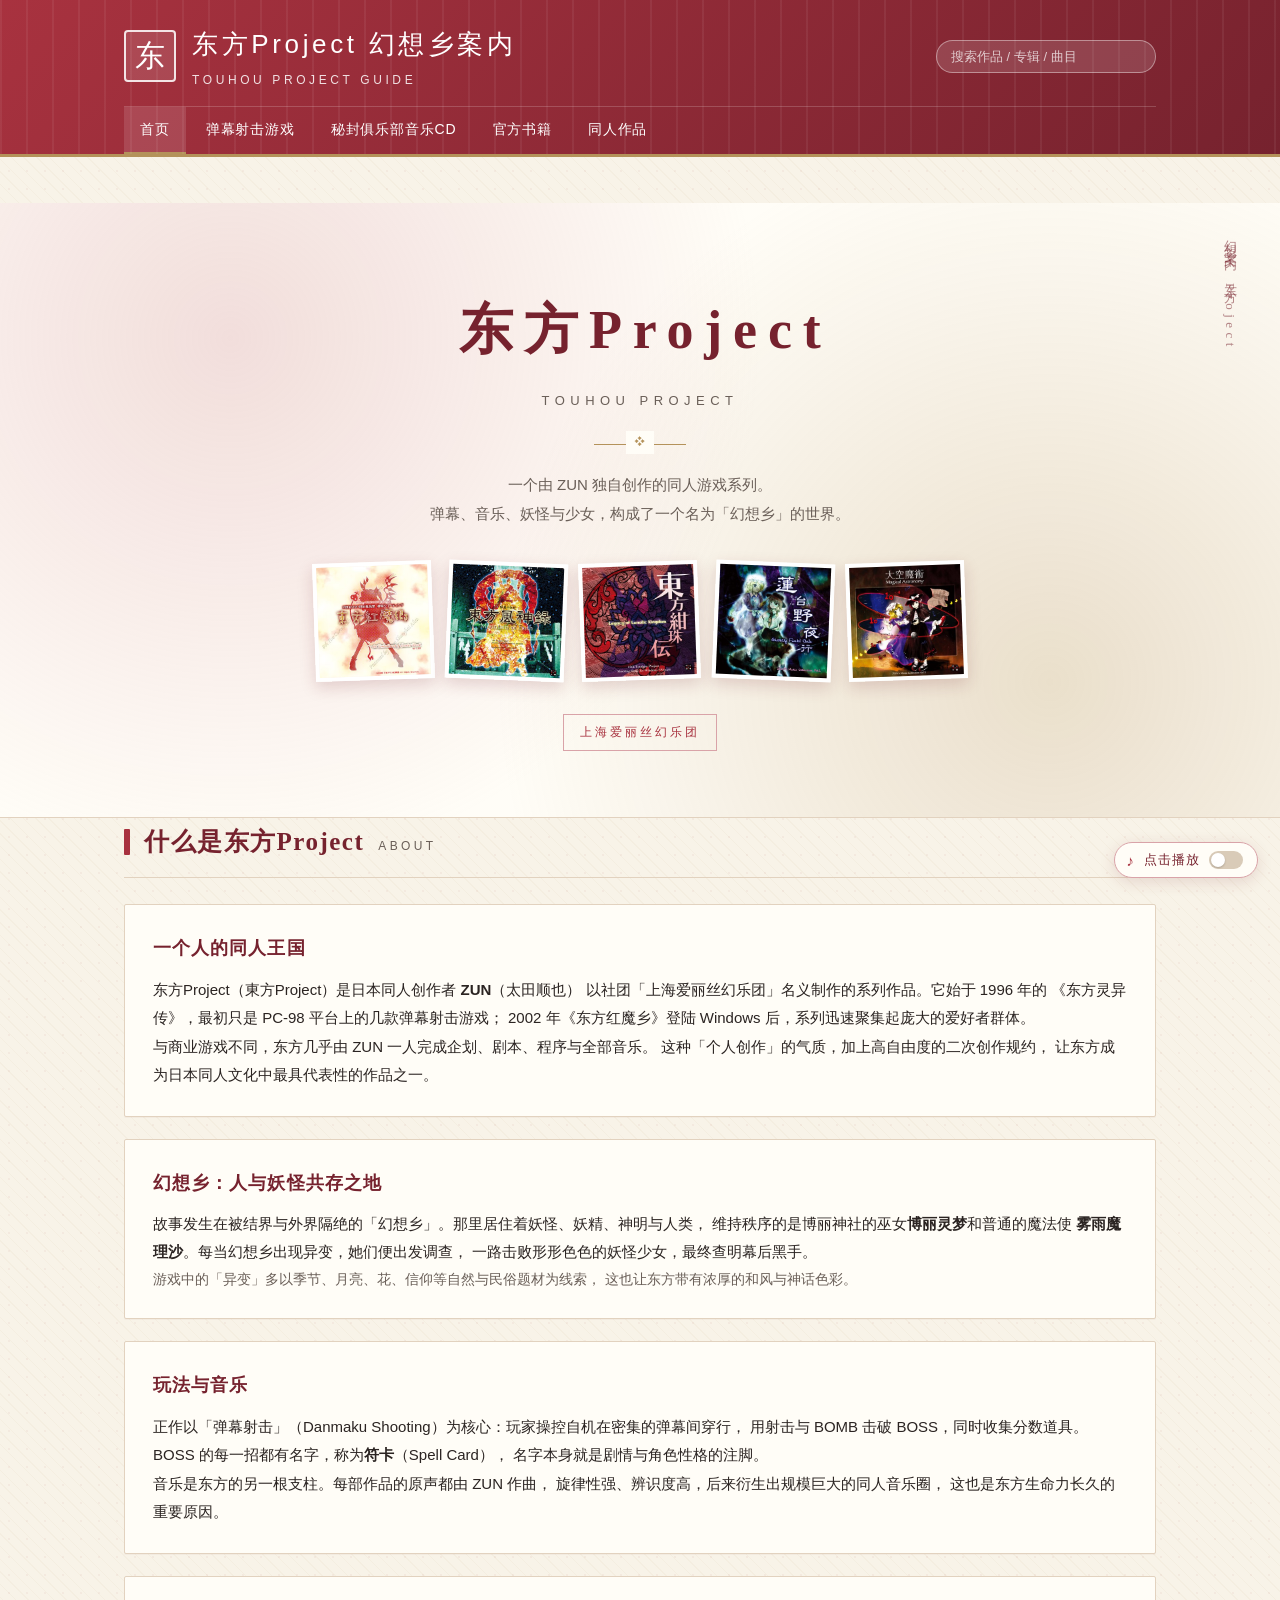
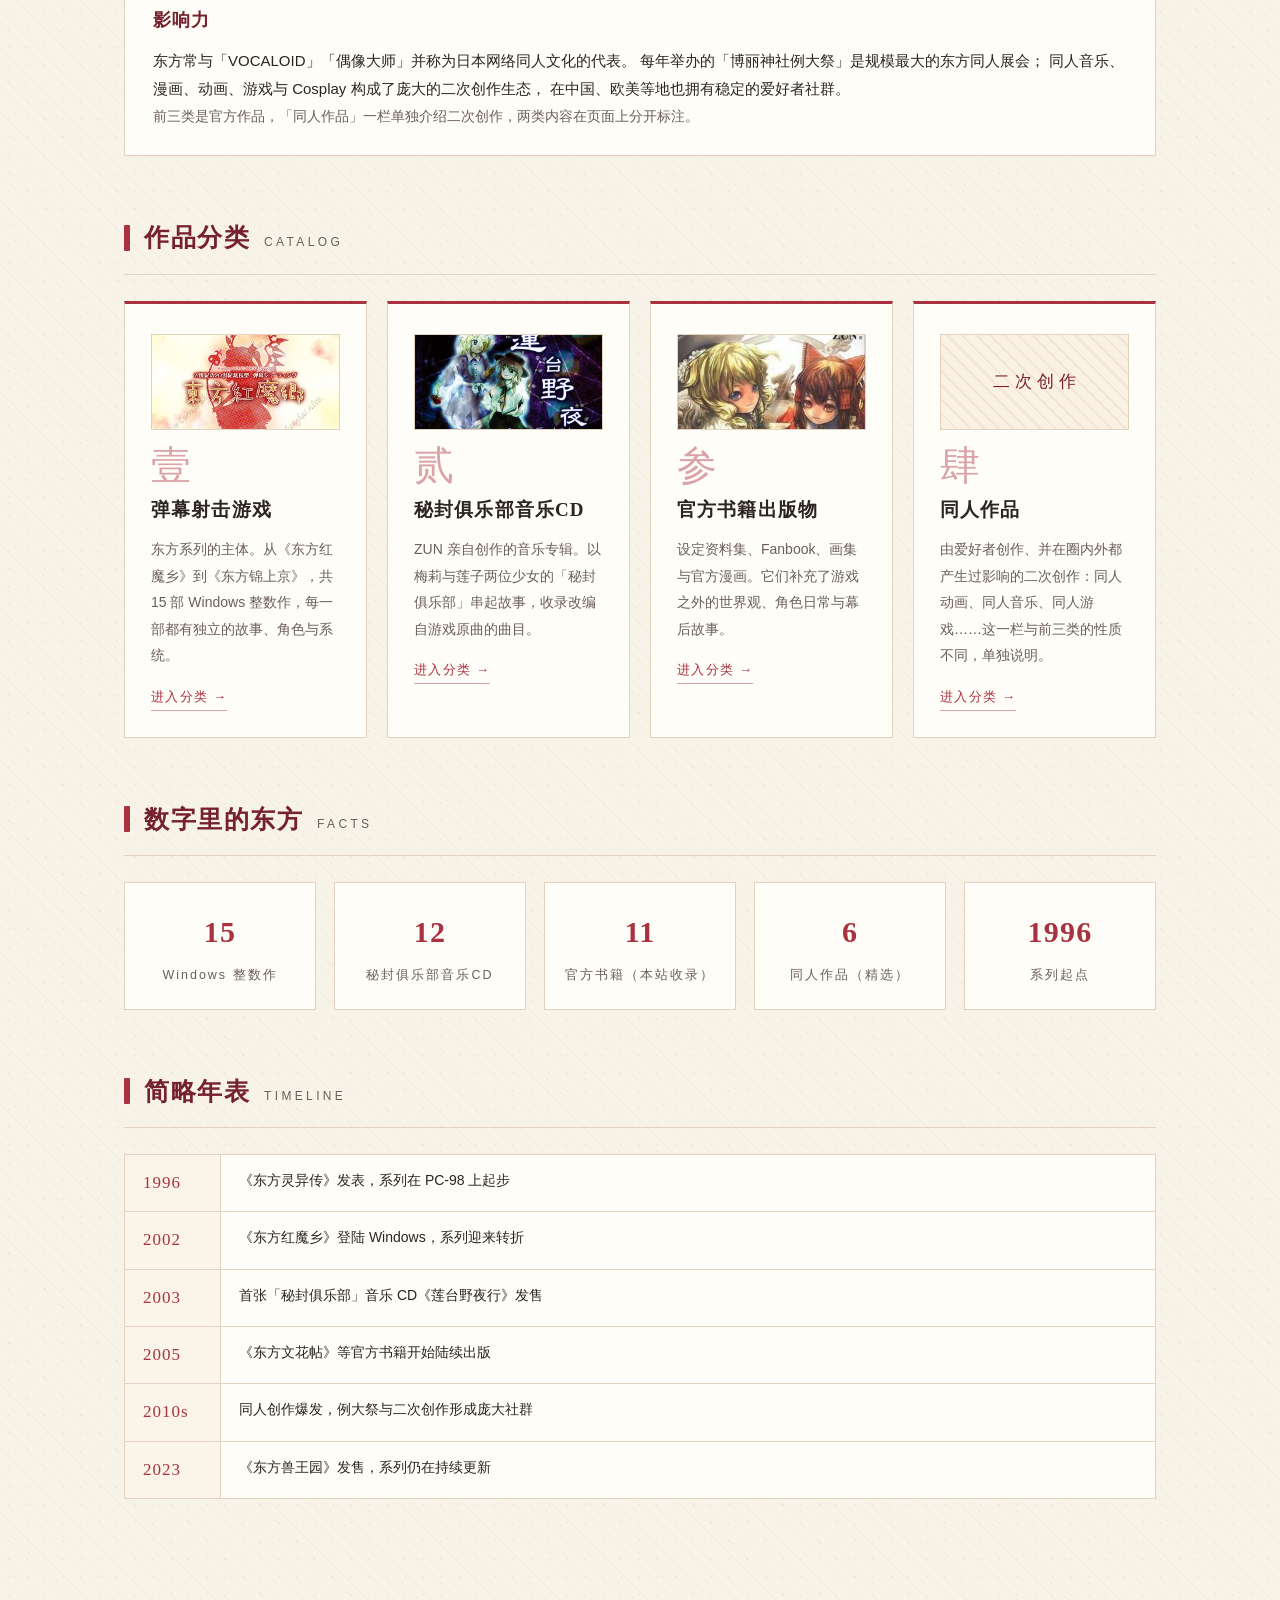
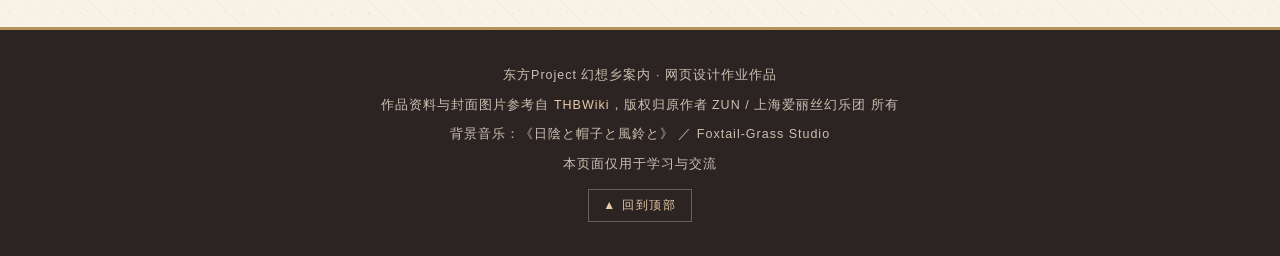
<file: index.html>
<!DOCTYPE html>
<html lang="zh-CN">
<head>
<meta charset="utf-8">
<meta name="viewport" content="width=device-width, initial-scale=1">
<title>东方Project 幻想乡案内</title>
<!-- 背景音乐：放在 head 里，页面还没渲染就先起播，切页时的停顿最短 -->
<script src="bgm.js"></script>
<!-- 站内搜索：索引 + 交互 -->
<script src="search-data.js" defer></script>
<script src="search.js" defer></script>
<link rel="stylesheet" href="style.css">
</head>
<body>

<!-- ========== 页头 ========== -->
<header class="site-header">
    <div class="header-inner">
        <div class="brand-row">
            <div class="seal">东</div>
            <div>
                <div class="brand-title">东方Project 幻想乡案内</div>
                <div class="brand-sub">Touhou Project Guide</div>
            </div>
            <div class="search">
                <input id="siteSearch" type="search" placeholder="搜索作品 / 专辑 / 曲目"
                       autocomplete="off" aria-label="站内搜索">
                <div class="search-panel" id="searchPanel" hidden>
                    <ul id="searchResults"></ul>
                </div>
            </div>
        </div>
        <nav class="site-nav">
            <ul>
        <li><a href="index.html" class="current">首页</a></li>
        <li><a href="web/games.html">弹幕射击游戏</a></li>
        <li><a href="web/musiccd.html">秘封俱乐部音乐CD</a></li>
        <li><a href="web/books.html">官方书籍</a></li>
        <li><a href="web/doujin.html">同人作品</a></li>
            </ul>
        </nav>
    </div>
</header>
<main id="top">
    <!-- ========== 首屏 ========== -->
    <section class="hero">
        <div class="hero-vertical">幻想乡案内 · 东方Project</div>
        <h1>东方Project</h1>
        <p class="hero-en">Touhou Project</p>
        <div class="hero-divider"></div>
        <p class="hero-lead">
            一个由 ZUN 独自创作的同人游戏系列。<br>
            弹幕、音乐、妖怪与少女，构成了一个名为「幻想乡」的世界。
        </p>
        <div class="hero-covers">
            <img src="image/th06.jpg" alt="东方系列封面">
            <img src="image/th10.jpg" alt="东方系列封面">
            <img src="image/th15.jpg" alt="东方系列封面">
            <img src="image/cd01.jpg" alt="东方系列封面">
            <img src="image/cd04.jpg" alt="东方系列封面">
        </div>
        <span class="hero-stamp">上海爱丽丝幻乐团</span>
    </section>

    <div class="container">
        <!-- ========== 一、总体概括 ========== -->
        <section class="section" id="about">
            <div class="section-head">
                <h2>什么是东方Project</h2>
                <span class="kana">About</span>
            </div>

            <div class="card">
                <h3>一个人的同人王国</h3>
                <p>
                    东方Project（東方Project）是日本同人创作者 <strong>ZUN</strong>（太田顺也）
                    以社团「上海爱丽丝幻乐团」名义制作的系列作品。它始于 1996 年的
                    《东方灵异传》，最初只是 PC-98 平台上的几款弹幕射击游戏；
                    2002 年《东方红魔乡》登陆 Windows 后，系列迅速聚集起庞大的爱好者群体。
                </p>
                <p>
                    与商业游戏不同，东方几乎由 ZUN 一人完成企划、剧本、程序与全部音乐。
                    这种「个人创作」的气质，加上高自由度的二次创作规约，
                    让东方成为日本同人文化中最具代表性的作品之一。
                </p>
            </div>

            <div class="card">
                <h3>幻想乡：人与妖怪共存之地</h3>
                <p>
                    故事发生在被结界与外界隔绝的「幻想乡」。那里居住着妖怪、妖精、神明与人类，
                    维持秩序的是博丽神社的巫女<strong>博丽灵梦</strong>和普通的魔法使
                    <strong>雾雨魔理沙</strong>。每当幻想乡出现异变，她们便出发调查，
                    一路击败形形色色的妖怪少女，最终查明幕后黑手。
                </p>
                <p class="muted">
                    游戏中的「异变」多以季节、月亮、花、信仰等自然与民俗题材为线索，
                    这也让东方带有浓厚的和风与神话色彩。
                </p>
            </div>

            <div class="card">
                <h3>玩法与音乐</h3>
                <p>
                    正作以「弹幕射击」（Danmaku Shooting）为核心：玩家操控自机在密集的弹幕间穿行，
                    用射击与 BOMB 击破 BOSS，同时收集分数道具。
                    BOSS 的每一招都有名字，称为<strong>符卡</strong>（Spell Card），
                    名字本身就是剧情与角色性格的注脚。
                </p>
                <p>
                    音乐是东方的另一根支柱。每部作品的原声都由 ZUN 作曲，
                    旋律性强、辨识度高，后来衍生出规模巨大的同人音乐圈，
                    这也是东方生命力长久的重要原因。
                </p>
            </div>

            <div class="card">
                <h3>影响力</h3>
                <p>
                    东方常与「VOCALOID」「偶像大师」并称为日本网络同人文化的代表。
                    每年举办的「博丽神社例大祭」是规模最大的东方同人展会；
                    同人音乐、漫画、动画、游戏与 Cosplay 构成了庞大的二次创作生态，
                    在中国、欧美等地也拥有稳定的爱好者社群。
                </p>
                <p class="muted">
                    前三类是官方作品，「同人作品」一栏单独介绍二次创作，两类内容在页面上分开标注。
                </p>
            </div>
        </section>

        <!-- ========== 二、三类作品的入口 ========== -->
        <section class="section" id="catalog">
            <div class="section-head">
                <h2>作品分类</h2>
                <span class="kana">Catalog</span>
            </div>
            <div class="entry-grid">
        <div class="entry">
            <img class="entry-thumb" src="image/th06.jpg" alt="弹幕射击游戏">
            <div class="num">壹</div>
            <h3><a href="web/games.html">弹幕射击游戏</a></h3>
            <p>东方系列的主体。从《东方红魔乡》到《东方锦上京》，共 15 部 Windows 整数作，每一部都有独立的故事、角色与系统。</p>
            <a class="go" href="web/games.html">进入分类 →</a>
        </div>
        <div class="entry">
            <img class="entry-thumb" src="image/cd01.jpg" alt="秘封俱乐部音乐CD">
            <div class="num">贰</div>
            <h3><a href="web/musiccd.html">秘封俱乐部音乐CD</a></h3>
            <p>ZUN 亲自创作的音乐专辑。以梅莉与莲子两位少女的「秘封俱乐部」串起故事，收录改编自游戏原曲的曲目。</p>
            <a class="go" href="web/musiccd.html">进入分类 →</a>
        </div>
        <div class="entry">
            <img class="entry-thumb" src="image/bk02.jpg" alt="官方书籍出版物">
            <div class="num">参</div>
            <h3><a href="web/books.html">官方书籍出版物</a></h3>
            <p>设定资料集、Fanbook、画集与官方漫画。它们补充了游戏之外的世界观、角色日常与幕后故事。</p>
            <a class="go" href="web/books.html">进入分类 →</a>
        </div>
        <div class="entry">
            <div class="entry-thumb entry-thumb-plain"><span>二次创作</span></div>
            <div class="num">肆</div>
            <h3><a href="web/doujin.html">同人作品</a></h3>
            <p>由爱好者创作、并在圈内外都产生过影响的二次创作：同人动画、同人音乐、同人游戏……这一栏与前三类的性质不同，单独说明。</p>
            <a class="go" href="web/doujin.html">进入分类 →</a>
        </div>
            </div>
        </section>

        <!-- ========== 三、数据一览 ========== -->
        <section class="section" id="facts">
            <div class="section-head">
                <h2>数字里的东方</h2>
                <span class="kana">Facts</span>
            </div>
            <ul class="facts">
                <li><strong>15</strong><span>Windows 整数作</span></li>
                <li><strong>12</strong><span>秘封俱乐部音乐CD</span></li>
                <li><strong>11</strong><span>官方书籍（本站收录）</span></li>
                <li><strong>6</strong><span>同人作品（精选）</span></li>
                <li><strong>1996</strong><span>系列起点</span></li>
            </ul>
        </section>

        <!-- ========== 四、简略年表 ========== -->
        <section class="section" id="timeline">
            <div class="section-head">
                <h2>简略年表</h2>
                <span class="kana">Timeline</span>
            </div>
            <table class="timeline">
            <tr><td class="tl-year">1996</td><td>《东方灵异传》发表，系列在 PC-98 上起步</td></tr>
            <tr><td class="tl-year">2002</td><td>《东方红魔乡》登陆 Windows，系列迎来转折</td></tr>
            <tr><td class="tl-year">2003</td><td>首张「秘封俱乐部」音乐 CD《莲台野夜行》发售</td></tr>
            <tr><td class="tl-year">2005</td><td>《东方文花帖》等官方书籍开始陆续出版</td></tr>
            <tr><td class="tl-year">2010s</td><td>同人创作爆发，例大祭与二次创作形成庞大社群</td></tr>
            <tr><td class="tl-year">2023</td><td>《东方兽王园》发售，系列仍在持续更新</td></tr>
            </table>
        </section>
    </div>
</main>
<!-- ========== 背景音乐开关 ========== -->
<button class="bgm-toggle" id="bgmToggle" type="button" aria-pressed="false" title="背景音乐开关">
    <span class="bgm-icon">♪</span>
    <span class="bgm-text">音乐</span>
    <span class="bgm-switch"><i></i></span>
</button>

<!-- ========== 页脚 ========== -->
<footer class="site-footer">
    <p>东方Project 幻想乡案内 · 网页设计作业作品</p>
    <p>作品资料与封面图片参考自 <a href="https://thbwiki.cc/" target="_blank" rel="noopener">THBWiki</a>，版权归原作者 ZUN / 上海爱丽丝幻乐团 所有</p>
    <p>背景音乐：《日陰と帽子と風鈴と》 ／ Foxtail-Grass Studio</p>
    <p>本页面仅用于学习与交流</p>
    <a class="to-top" href="#top">▲ 回到顶部</a>
</footer>

</body>
</html>
</file>
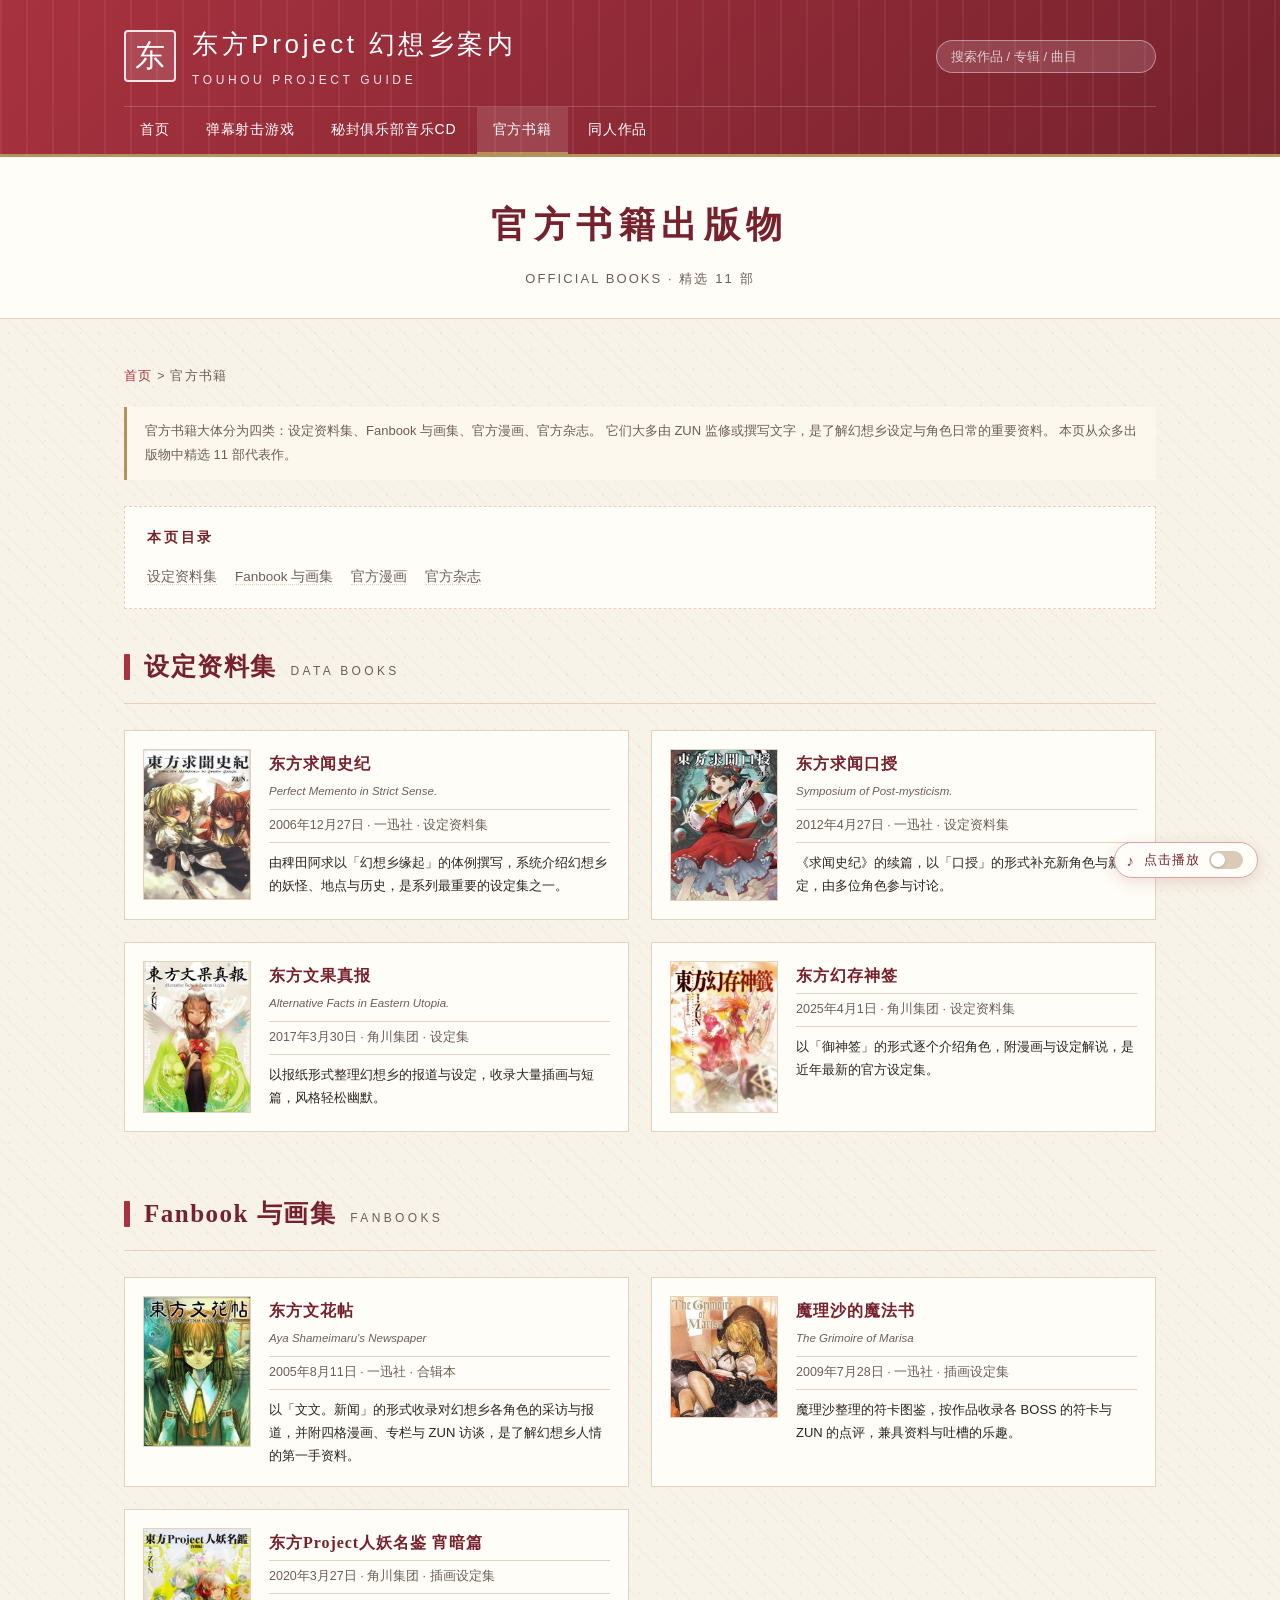
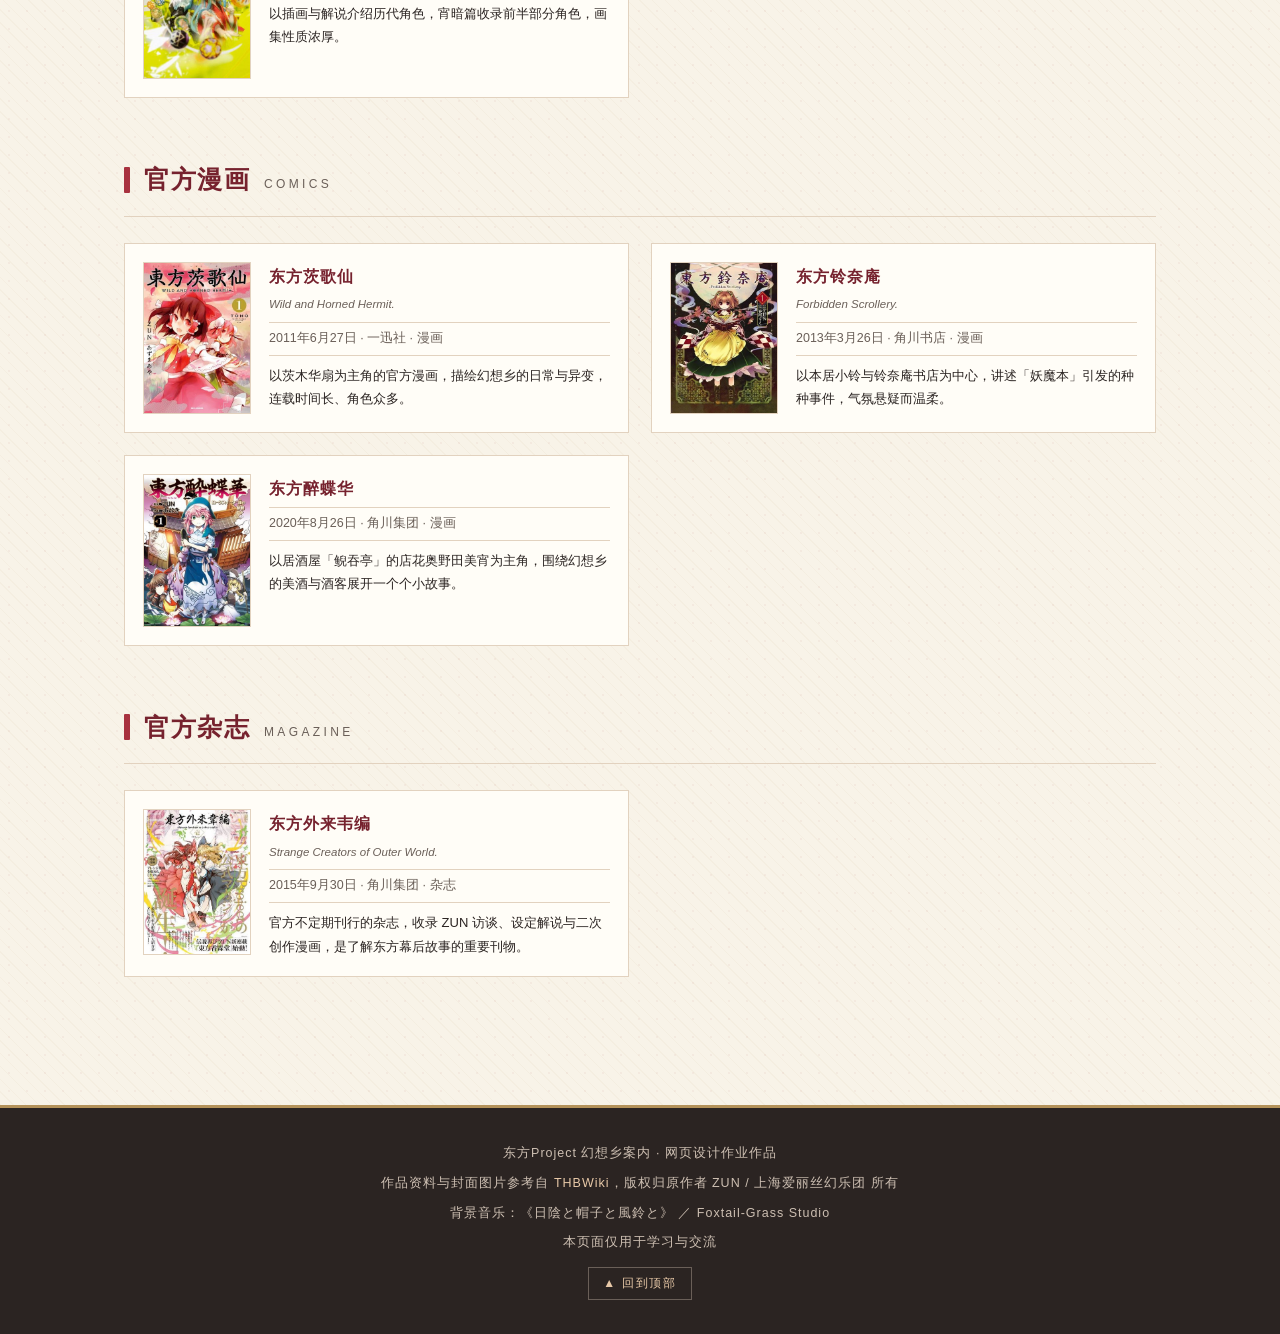
<file: web/books.html>
<!DOCTYPE html>
<html lang="zh-CN">
<head>
<meta charset="utf-8">
<meta name="viewport" content="width=device-width, initial-scale=1">
<title>官方书籍 | 东方Project 幻想乡案内</title>
<!-- 背景音乐：放在 head 里，页面还没渲染就先起播，切页时的停顿最短 -->
<script src="../bgm.js"></script>
<!-- 站内搜索：索引 + 交互 -->
<script src="../search-data.js" defer></script>
<script src="../search.js" defer></script>
<link rel="stylesheet" href="../style.css">
</head>
<body>

<!-- ========== 页头 ========== -->
<header class="site-header">
    <div class="header-inner">
        <div class="brand-row">
            <div class="seal">东</div>
            <div>
                <div class="brand-title">东方Project 幻想乡案内</div>
                <div class="brand-sub">Touhou Project Guide</div>
            </div>
            <div class="search">
                <input id="siteSearch" type="search" placeholder="搜索作品 / 专辑 / 曲目"
                       autocomplete="off" aria-label="站内搜索">
                <div class="search-panel" id="searchPanel" hidden>
                    <ul id="searchResults"></ul>
                </div>
            </div>
        </div>
        <nav class="site-nav">
            <ul>
        <li><a href="../index.html">首页</a></li>
        <li><a href="../web/games.html">弹幕射击游戏</a></li>
        <li><a href="../web/musiccd.html">秘封俱乐部音乐CD</a></li>
        <li><a href="../web/books.html" class="current">官方书籍</a></li>
        <li><a href="../web/doujin.html">同人作品</a></li>
            </ul>
        </nav>
    </div>
</header>
<div class="page-title">
    <h1>官方书籍出版物</h1>
    <p>OFFICIAL BOOKS · 精选 11 部</p>
</div>

<main id="top">
    <div class="container">
        <p class="crumb"><a href="../index.html">首页</a> &gt; 官方书籍</p>

        <div class="note">
            官方书籍大体分为四类：设定资料集、Fanbook 与画集、官方漫画、官方杂志。
            它们大多由 ZUN 监修或撰写文字，是了解幻想乡设定与角色日常的重要资料。
            本页从众多出版物中精选 11 部代表作。
        </div>

        <!-- 本页目录 -->
        <nav class="toc">
            <h2>本页目录</h2>
            <ul>
                <li><a href="#g-bk02">设定资料集</a></li>
                <li><a href="#g-bk01">Fanbook 与画集</a></li>
                <li><a href="#g-bk06">官方漫画</a></li>
                <li><a href="#g-bk10">官方杂志</a></li>
            </ul>
        </nav>

        <section class="section" id="g-bk02">
            <div class="section-head">
                <h2>设定资料集</h2>
                <span class="kana">Data Books</span>
            </div>
            <div class="books">
        <div class="book" id="bk02">
            <img src="../image/bk02.jpg" alt="《东方求闻史纪》封面">
            <div>
                <h3>东方求闻史纪</h3>
                <div class="book-en">Perfect Memento in Strict Sense.</div>
                <div class="book-meta">2006年12月27日 · 一迅社 · 设定资料集</div>
                <p>由稗田阿求以「幻想乡缘起」的体例撰写，系统介绍幻想乡的妖怪、地点与历史，是系列最重要的设定集之一。</p>
            </div>
        </div>
        <div class="book" id="bk05">
            <img src="../image/bk05.jpg" alt="《东方求闻口授》封面">
            <div>
                <h3>东方求闻口授</h3>
                <div class="book-en">Symposium of Post-mysticism.</div>
                <div class="book-meta">2012年4月27日 · 一迅社 · 设定资料集</div>
                <p>《求闻史纪》的续篇，以「口授」的形式补充新角色与新设定，由多位角色参与讨论。</p>
            </div>
        </div>
        <div class="book" id="bk11">
            <img src="../image/bk11.jpg" alt="《东方文果真报》封面">
            <div>
                <h3>东方文果真报</h3>
                <div class="book-en">Alternative Facts in Eastern Utopia.</div>
                <div class="book-meta">2017年3月30日 · 角川集团 · 设定集</div>
                <p>以报纸形式整理幻想乡的报道与设定，收录大量插画与短篇，风格轻松幽默。</p>
            </div>
        </div>
        <div class="book" id="bk12">
            <img src="../image/bk12.jpg" alt="《东方幻存神签》封面">
            <div>
                <h3>东方幻存神签</h3>
                <div class="book-meta">2025年4月1日 · 角川集团 · 设定资料集</div>
                <p>以「御神签」的形式逐个介绍角色，附漫画与设定解说，是近年最新的官方设定集。</p>
            </div>
        </div>
            </div>
        </section>

        <section class="section" id="g-bk01">
            <div class="section-head">
                <h2>Fanbook 与画集</h2>
                <span class="kana">Fanbooks</span>
            </div>
            <div class="books">
        <div class="book" id="bk01">
            <img src="../image/bk01.jpg" alt="《东方文花帖》封面">
            <div>
                <h3>东方文花帖</h3>
                <div class="book-en">Aya Shameimaru's Newspaper</div>
                <div class="book-meta">2005年8月11日 · 一迅社 · 合辑本</div>
                <p>以「文文。新闻」的形式收录对幻想乡各角色的采访与报道，并附四格漫画、专栏与 ZUN 访谈，是了解幻想乡人情的第一手资料。</p>
            </div>
        </div>
        <div class="book" id="bk04">
            <img src="../image/bk04.jpg" alt="《魔理沙的魔法书》封面">
            <div>
                <h3>魔理沙的魔法书</h3>
                <div class="book-en">The Grimoire of Marisa</div>
                <div class="book-meta">2009年7月28日 · 一迅社 · 插画设定集</div>
                <p>魔理沙整理的符卡图鉴，按作品收录各 BOSS 的符卡与 ZUN 的点评，兼具资料与吐槽的乐趣。</p>
            </div>
        </div>
        <div class="book" id="bk09">
            <img src="../image/bk09.jpg" alt="《东方Project人妖名鉴 宵暗篇》封面">
            <div>
                <h3>东方Project人妖名鉴 宵暗篇</h3>
                <div class="book-meta">2020年3月27日 · 角川集团 · 插画设定集</div>
                <p>以插画与解说介绍历代角色，宵暗篇收录前半部分角色，画集性质浓厚。</p>
            </div>
        </div>
            </div>
        </section>

        <section class="section" id="g-bk06">
            <div class="section-head">
                <h2>官方漫画</h2>
                <span class="kana">Comics</span>
            </div>
            <div class="books">
        <div class="book" id="bk06">
            <img src="../image/bk06.jpg" alt="《东方茨歌仙》封面">
            <div>
                <h3>东方茨歌仙</h3>
                <div class="book-en">Wild and Horned Hermit.</div>
                <div class="book-meta">2011年6月27日 · 一迅社 · 漫画</div>
                <p>以茨木华扇为主角的官方漫画，描绘幻想乡的日常与异变，连载时间长、角色众多。</p>
            </div>
        </div>
        <div class="book" id="bk07">
            <img src="../image/bk07.jpg" alt="《东方铃奈庵》封面">
            <div>
                <h3>东方铃奈庵</h3>
                <div class="book-en">Forbidden Scrollery.</div>
                <div class="book-meta">2013年3月26日 · 角川书店 · 漫画</div>
                <p>以本居小铃与铃奈庵书店为中心，讲述「妖魔本」引发的种种事件，气氛悬疑而温柔。</p>
            </div>
        </div>
        <div class="book" id="bk08">
            <img src="../image/bk08.jpg" alt="《东方醉蝶华》封面">
            <div>
                <h3>东方醉蝶华</h3>
                <div class="book-meta">2020年8月26日 · 角川集团 · 漫画</div>
                <p>以居酒屋「鲵吞亭」的店花奥野田美宵为主角，围绕幻想乡的美酒与酒客展开一个个小故事。</p>
            </div>
        </div>
            </div>
        </section>

        <section class="section" id="g-bk10">
            <div class="section-head">
                <h2>官方杂志</h2>
                <span class="kana">Magazine</span>
            </div>
            <div class="books">
        <div class="book" id="bk10">
            <img src="../image/bk10.jpg" alt="《东方外来韦编》封面">
            <div>
                <h3>东方外来韦编</h3>
                <div class="book-en">Strange Creators of Outer World.</div>
                <div class="book-meta">2015年9月30日 · 角川集团 · 杂志</div>
                <p>官方不定期刊行的杂志，收录 ZUN 访谈、设定解说与二次创作漫画，是了解东方幕后故事的重要刊物。</p>
            </div>
        </div>
            </div>
        </section>
    </div>
</main>
<!-- ========== 背景音乐开关 ========== -->
<button class="bgm-toggle" id="bgmToggle" type="button" aria-pressed="false" title="背景音乐开关">
    <span class="bgm-icon">♪</span>
    <span class="bgm-text">音乐</span>
    <span class="bgm-switch"><i></i></span>
</button>

<!-- ========== 页脚 ========== -->
<footer class="site-footer">
    <p>东方Project 幻想乡案内 · 网页设计作业作品</p>
    <p>作品资料与封面图片参考自 <a href="https://thbwiki.cc/" target="_blank" rel="noopener">THBWiki</a>，版权归原作者 ZUN / 上海爱丽丝幻乐团 所有</p>
    <p>背景音乐：《日陰と帽子と風鈴と》 ／ Foxtail-Grass Studio</p>
    <p>本页面仅用于学习与交流</p>
    <a class="to-top" href="#top">▲ 回到顶部</a>
</footer>

</body>
</html>
</file>
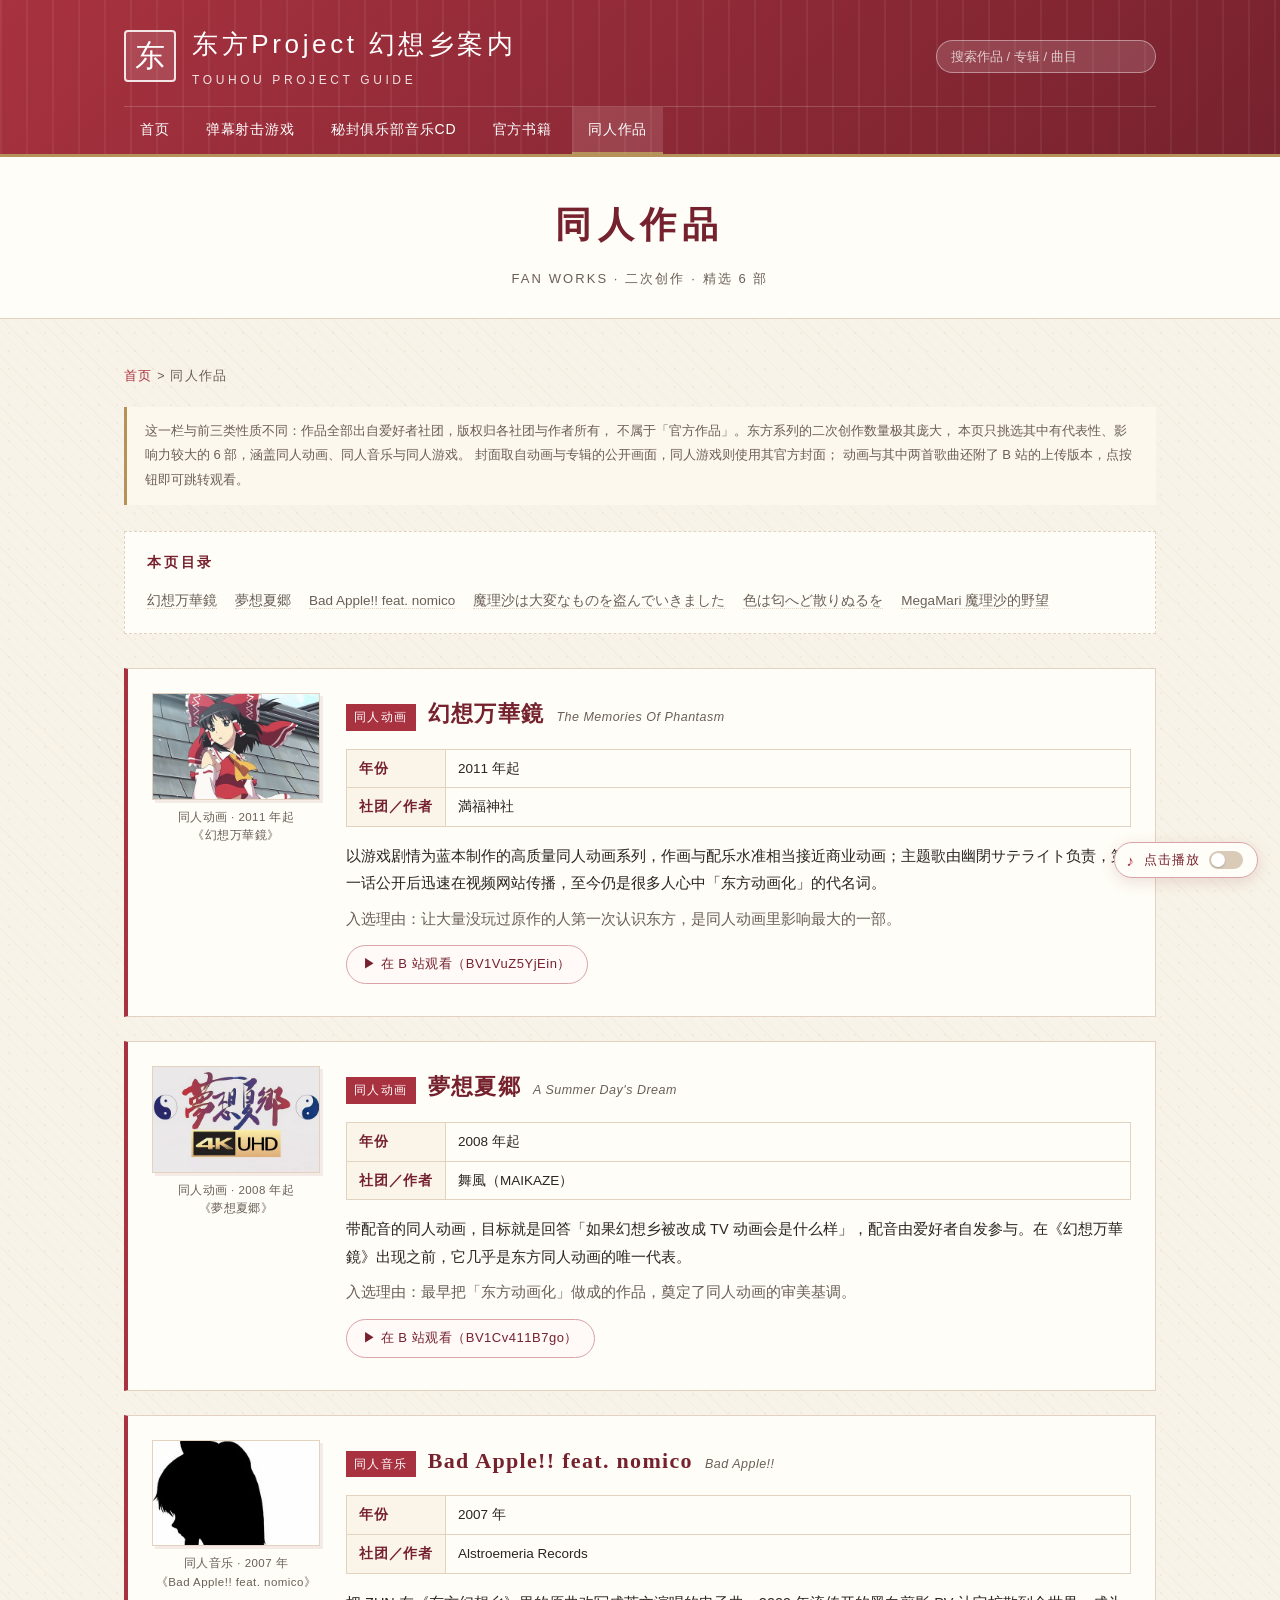
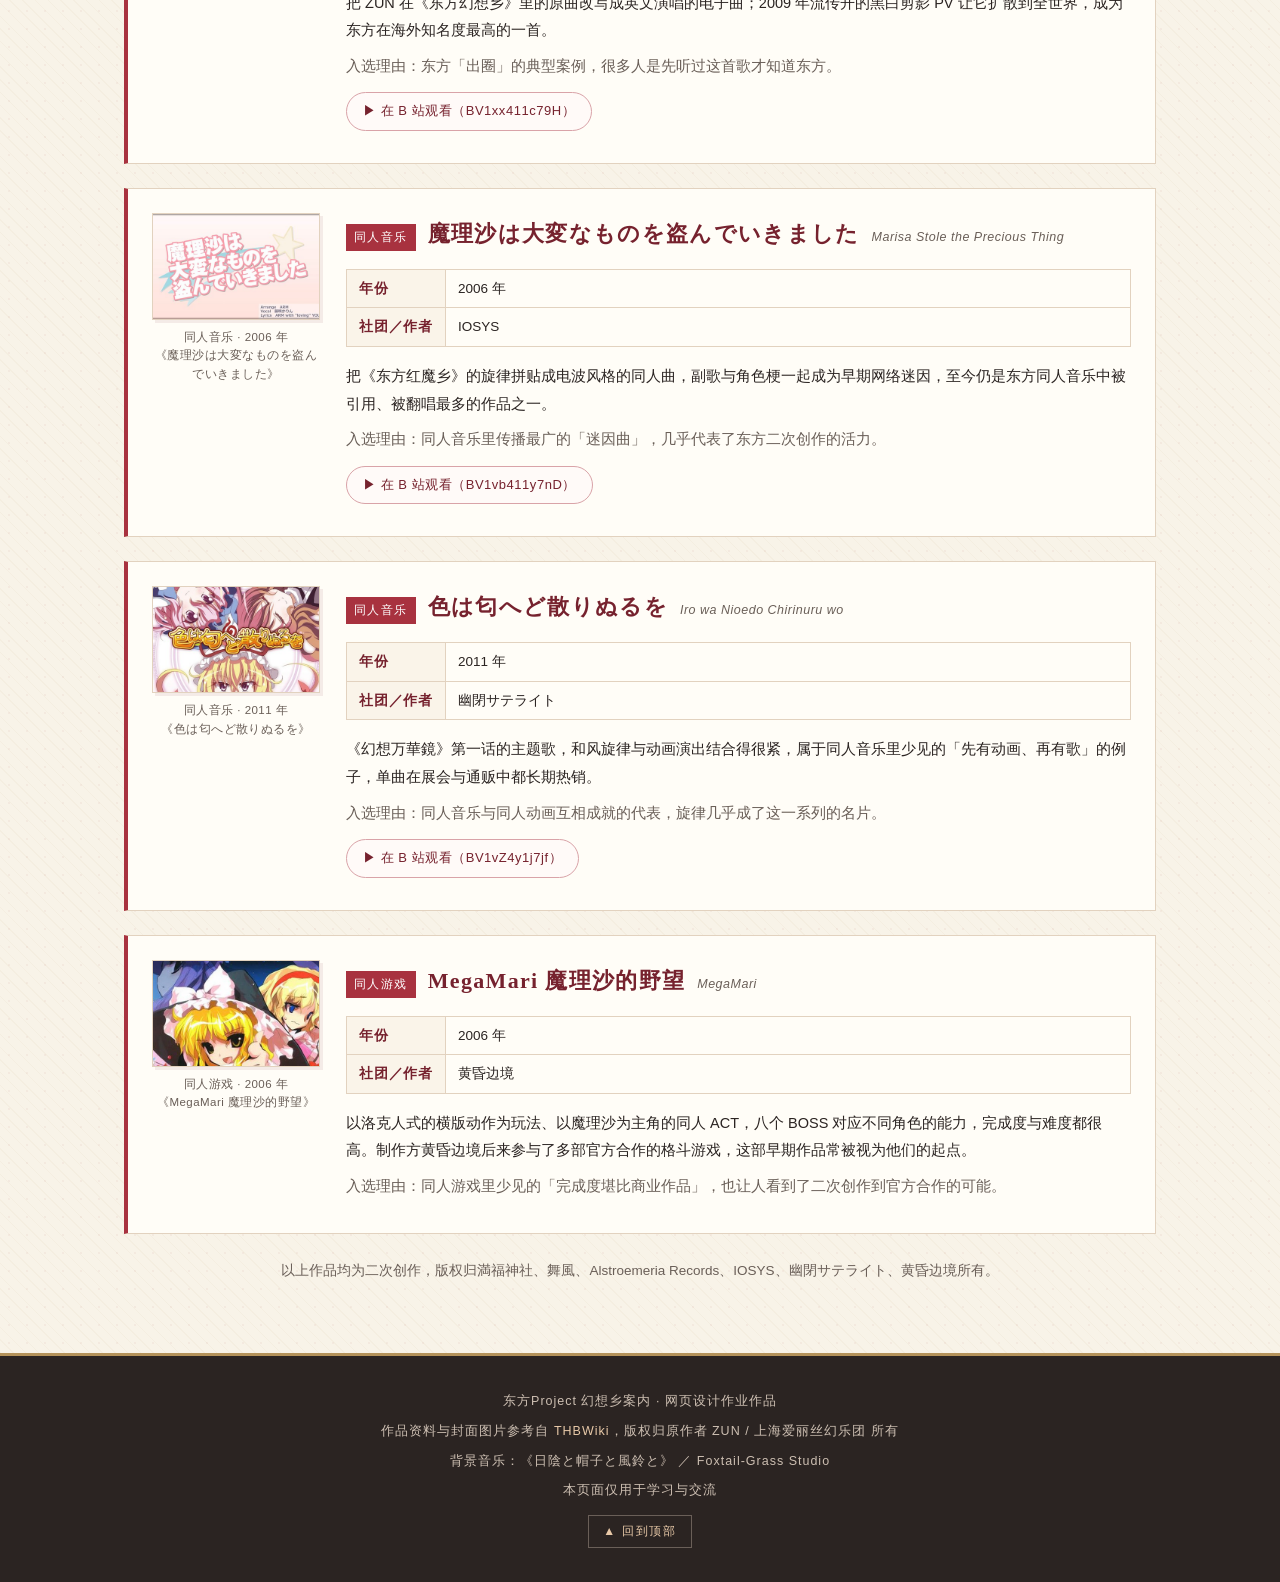
<file: web/doujin.html>
<!DOCTYPE html>
<html lang="zh-CN">
<head>
<meta charset="utf-8">
<meta name="viewport" content="width=device-width, initial-scale=1">
<title>同人作品 | 东方Project 幻想乡案内</title>
<!-- 背景音乐：放在 head 里，页面还没渲染就先起播，切页时的停顿最短 -->
<script src="../bgm.js"></script>
<!-- 站内搜索：索引 + 交互 -->
<script src="../search-data.js" defer></script>
<script src="../search.js" defer></script>
<link rel="stylesheet" href="../style.css">
</head>
<body>

<!-- ========== 页头 ========== -->
<header class="site-header">
    <div class="header-inner">
        <div class="brand-row">
            <div class="seal">东</div>
            <div>
                <div class="brand-title">东方Project 幻想乡案内</div>
                <div class="brand-sub">Touhou Project Guide</div>
            </div>
            <div class="search">
                <input id="siteSearch" type="search" placeholder="搜索作品 / 专辑 / 曲目"
                       autocomplete="off" aria-label="站内搜索">
                <div class="search-panel" id="searchPanel" hidden>
                    <ul id="searchResults"></ul>
                </div>
            </div>
        </div>
        <nav class="site-nav">
            <ul>
        <li><a href="../index.html">首页</a></li>
        <li><a href="../web/games.html">弹幕射击游戏</a></li>
        <li><a href="../web/musiccd.html">秘封俱乐部音乐CD</a></li>
        <li><a href="../web/books.html">官方书籍</a></li>
        <li><a href="../web/doujin.html" class="current">同人作品</a></li>
            </ul>
        </nav>
    </div>
</header>
<div class="page-title">
    <h1>同人作品</h1>
    <p>FAN WORKS · 二次创作 · 精选 6 部</p>
</div>

<main id="top">
    <div class="container">
        <p class="crumb"><a href="../index.html">首页</a> &gt; 同人作品</p>

        <div class="note">
            这一栏与前三类性质不同：作品全部出自爱好者社团，版权归各社团与作者所有，
            不属于「官方作品」。东方系列的二次创作数量极其庞大，
            本页只挑选其中有代表性、影响力较大的 6 部，涵盖同人动画、同人音乐与同人游戏。
            封面取自动画与专辑的公开画面，同人游戏则使用其官方封面；
            动画与其中两首歌曲还附了 B 站的上传版本，点按钮即可跳转观看。
        </div>

        <!-- 本页目录 -->
        <nav class="toc">
            <h2>本页目录</h2>
            <ul>
            <li><a href="#dj01">幻想万華鏡</a></li>
            <li><a href="#dj02">夢想夏郷</a></li>
            <li><a href="#dj03">Bad Apple!! feat. nomico</a></li>
            <li><a href="#dj04">魔理沙は大変なものを盗んでいきました</a></li>
            <li><a href="#dj05">色は匂へど散りぬるを</a></li>
            <li><a href="#dj06">MegaMari 魔理沙的野望</a></li>
            </ul>
        </nav>

    <article class="work" id="dj01">
        <figure class="work-cover dj-cover">
            <img src="../image/dj01.jpg" alt="《幻想万華鏡》封面">
            <figcaption>同人动画 · 2011 年起<br>《幻想万華鏡》</figcaption>
        </figure>
        <div class="work-body">
            <div class="work-head">
                <span class="tag tag-anime">同人动画</span>
                <h3>幻想万華鏡</h3>
                <span class="en">The Memories Of Phantasm</span>
            </div>
            <table class="meta">
                <tr><th>年份</th><td>2011 年起</td></tr>
                <tr><th>社团／作者</th><td>満福神社</td></tr>
            </table>
            <p>以游戏剧情为蓝本制作的高质量同人动画系列，作画与配乐水准相当接近商业动画；主题歌由幽閉サテライト负责，第一话公开后迅速在视频网站传播，至今仍是很多人心中「东方动画化」的代名词。</p>
            <p class="muted">入选理由：让大量没玩过原作的人第一次认识东方，是同人动画里影响最大的一部。</p>
            <p class="bili"><a href="https://www.bilibili.com/video/BV1VuZ5YjEin" target="_blank" rel="noopener">▶ 在 B 站观看（BV1VuZ5YjEin）</a></p>
        </div>
    </article>

    <article class="work" id="dj02">
        <figure class="work-cover dj-cover">
            <img src="../image/dj02.jpg" alt="《夢想夏郷》封面">
            <figcaption>同人动画 · 2008 年起<br>《夢想夏郷》</figcaption>
        </figure>
        <div class="work-body">
            <div class="work-head">
                <span class="tag tag-anime">同人动画</span>
                <h3>夢想夏郷</h3>
                <span class="en">A Summer Day's Dream</span>
            </div>
            <table class="meta">
                <tr><th>年份</th><td>2008 年起</td></tr>
                <tr><th>社团／作者</th><td>舞風（MAIKAZE）</td></tr>
            </table>
            <p>带配音的同人动画，目标就是回答「如果幻想乡被改成 TV 动画会是什么样」，配音由爱好者自发参与。在《幻想万華鏡》出现之前，它几乎是东方同人动画的唯一代表。</p>
            <p class="muted">入选理由：最早把「东方动画化」做成的作品，奠定了同人动画的审美基调。</p>
            <p class="bili"><a href="https://www.bilibili.com/video/BV1Cv411B7go" target="_blank" rel="noopener">▶ 在 B 站观看（BV1Cv411B7go）</a></p>
        </div>
    </article>

    <article class="work" id="dj03">
        <figure class="work-cover dj-cover">
            <img src="../image/dj03.jpg" alt="《Bad Apple!! feat. nomico》封面">
            <figcaption>同人音乐 · 2007 年<br>《Bad Apple!! feat. nomico》</figcaption>
        </figure>
        <div class="work-body">
            <div class="work-head">
                <span class="tag tag-music">同人音乐</span>
                <h3>Bad Apple!! feat. nomico</h3>
                <span class="en">Bad Apple!!</span>
            </div>
            <table class="meta">
                <tr><th>年份</th><td>2007 年</td></tr>
                <tr><th>社团／作者</th><td>Alstroemeria Records</td></tr>
            </table>
            <p>把 ZUN 在《东方幻想乡》里的原曲改写成英文演唱的电子曲；2009 年流传开的黑白剪影 PV 让它扩散到全世界，成为东方在海外知名度最高的一首。</p>
            <p class="muted">入选理由：东方「出圈」的典型案例，很多人是先听过这首歌才知道东方。</p>
            <p class="bili"><a href="https://www.bilibili.com/video/BV1xx411c79H" target="_blank" rel="noopener">▶ 在 B 站观看（BV1xx411c79H）</a></p>
        </div>
    </article>

    <article class="work" id="dj04">
        <figure class="work-cover dj-cover">
            <img src="../image/dj04.jpg" alt="《魔理沙は大変なものを盗んでいきました》封面">
            <figcaption>同人音乐 · 2006 年<br>《魔理沙は大変なものを盗んでいきました》</figcaption>
        </figure>
        <div class="work-body">
            <div class="work-head">
                <span class="tag tag-music">同人音乐</span>
                <h3>魔理沙は大変なものを盗んでいきました</h3>
                <span class="en">Marisa Stole the Precious Thing</span>
            </div>
            <table class="meta">
                <tr><th>年份</th><td>2006 年</td></tr>
                <tr><th>社团／作者</th><td>IOSYS</td></tr>
            </table>
            <p>把《东方红魔乡》的旋律拼贴成电波风格的同人曲，副歌与角色梗一起成为早期网络迷因，至今仍是东方同人音乐中被引用、被翻唱最多的作品之一。</p>
            <p class="muted">入选理由：同人音乐里传播最广的「迷因曲」，几乎代表了东方二次创作的活力。</p>
            <p class="bili"><a href="https://www.bilibili.com/video/BV1vb411y7nD" target="_blank" rel="noopener">▶ 在 B 站观看（BV1vb411y7nD）</a></p>
        </div>
    </article>

    <article class="work" id="dj05">
        <figure class="work-cover dj-cover">
            <img src="../image/dj05.jpg" alt="《色は匂へど散りぬるを》封面">
            <figcaption>同人音乐 · 2011 年<br>《色は匂へど散りぬるを》</figcaption>
        </figure>
        <div class="work-body">
            <div class="work-head">
                <span class="tag tag-music">同人音乐</span>
                <h3>色は匂へど散りぬるを</h3>
                <span class="en">Iro wa Nioedo Chirinuru wo</span>
            </div>
            <table class="meta">
                <tr><th>年份</th><td>2011 年</td></tr>
                <tr><th>社团／作者</th><td>幽閉サテライト</td></tr>
            </table>
            <p>《幻想万華鏡》第一话的主题歌，和风旋律与动画演出结合得很紧，属于同人音乐里少见的「先有动画、再有歌」的例子，单曲在展会与通贩中都长期热销。</p>
            <p class="muted">入选理由：同人音乐与同人动画互相成就的代表，旋律几乎成了这一系列的名片。</p>
            <p class="bili"><a href="https://www.bilibili.com/video/BV1vZ4y1j7jf" target="_blank" rel="noopener">▶ 在 B 站观看（BV1vZ4y1j7jf）</a></p>
        </div>
    </article>

    <article class="work" id="dj06">
        <figure class="work-cover dj-cover">
            <img src="../image/dj06.jpg" alt="《MegaMari 魔理沙的野望》封面">
            <figcaption>同人游戏 · 2006 年<br>《MegaMari 魔理沙的野望》</figcaption>
        </figure>
        <div class="work-body">
            <div class="work-head">
                <span class="tag tag-game">同人游戏</span>
                <h3>MegaMari 魔理沙的野望</h3>
                <span class="en">MegaMari</span>
            </div>
            <table class="meta">
                <tr><th>年份</th><td>2006 年</td></tr>
                <tr><th>社团／作者</th><td>黄昏边境</td></tr>
            </table>
            <p>以洛克人式的横版动作为玩法、以魔理沙为主角的同人 ACT，八个 BOSS 对应不同角色的能力，完成度与难度都很高。制作方黄昏边境后来参与了多部官方合作的格斗游戏，这部早期作品常被视为他们的起点。</p>
            <p class="muted">入选理由：同人游戏里少见的「完成度堪比商业作品」，也让人看到了二次创作到官方合作的可能。</p>

        </div>
    </article>

        <p class="muted" style="text-align:center">
            以上作品均为二次创作，版权归満福神社、舞風、Alstroemeria Records、IOSYS、幽閉サテライト、黄昏边境所有。
        </p>
    </div>
</main>
<!-- ========== 背景音乐开关 ========== -->
<button class="bgm-toggle" id="bgmToggle" type="button" aria-pressed="false" title="背景音乐开关">
    <span class="bgm-icon">♪</span>
    <span class="bgm-text">音乐</span>
    <span class="bgm-switch"><i></i></span>
</button>

<!-- ========== 页脚 ========== -->
<footer class="site-footer">
    <p>东方Project 幻想乡案内 · 网页设计作业作品</p>
    <p>作品资料与封面图片参考自 <a href="https://thbwiki.cc/" target="_blank" rel="noopener">THBWiki</a>，版权归原作者 ZUN / 上海爱丽丝幻乐团 所有</p>
    <p>背景音乐：《日陰と帽子と風鈴と》 ／ Foxtail-Grass Studio</p>
    <p>本页面仅用于学习与交流</p>
    <a class="to-top" href="#top">▲ 回到顶部</a>
</footer>

</body>
</html>
</file>
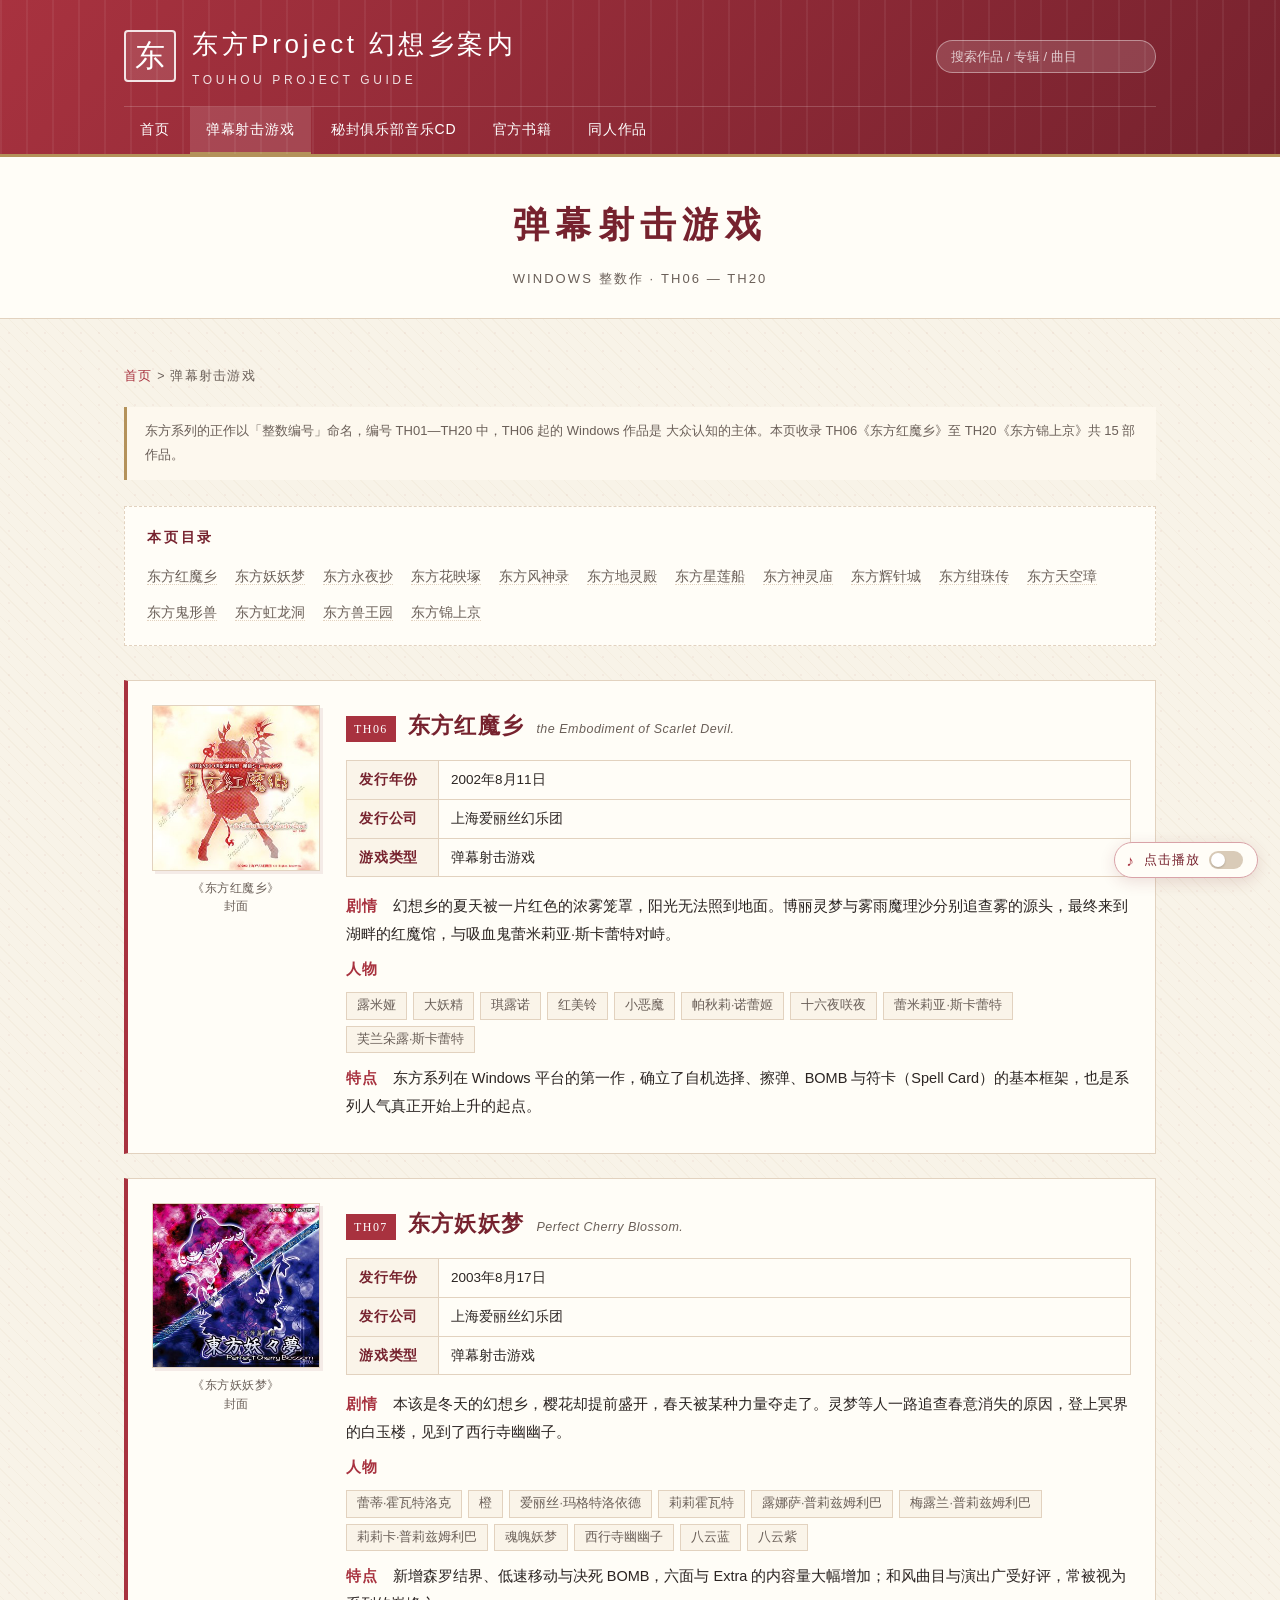
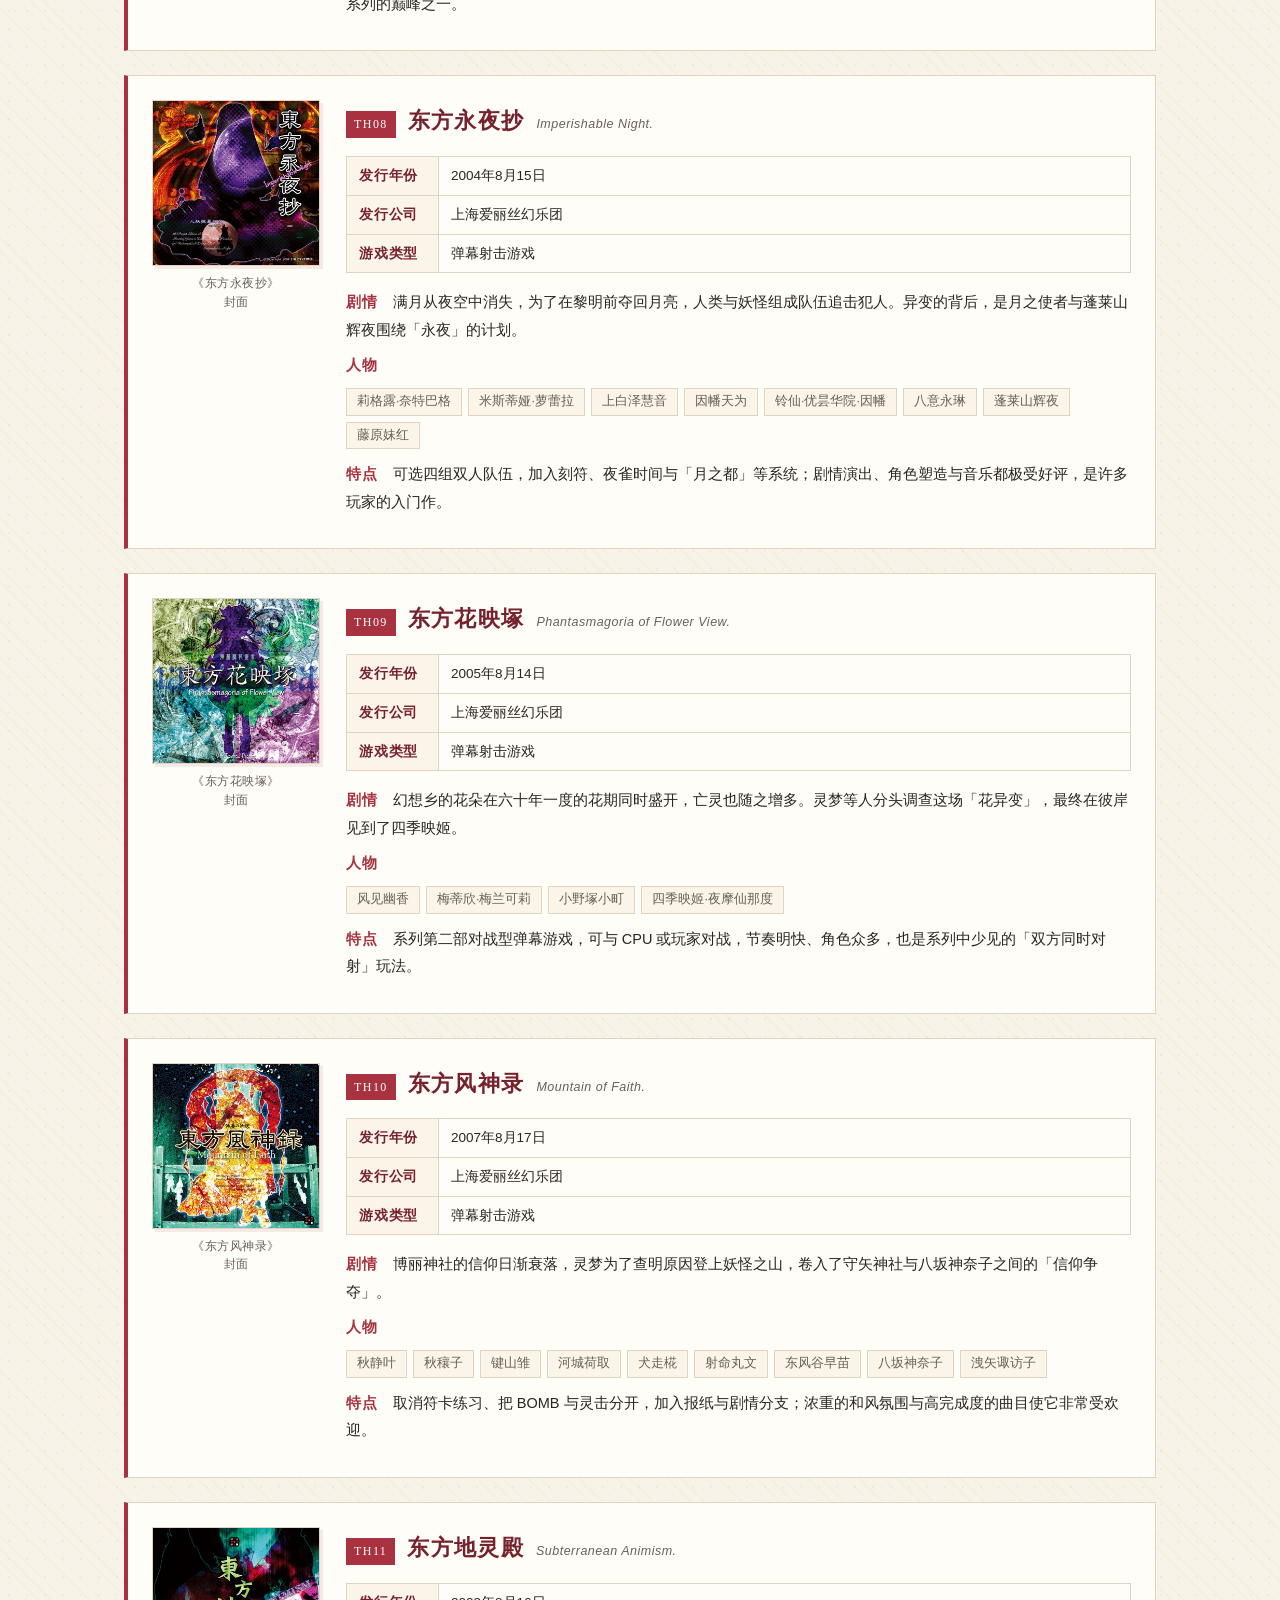
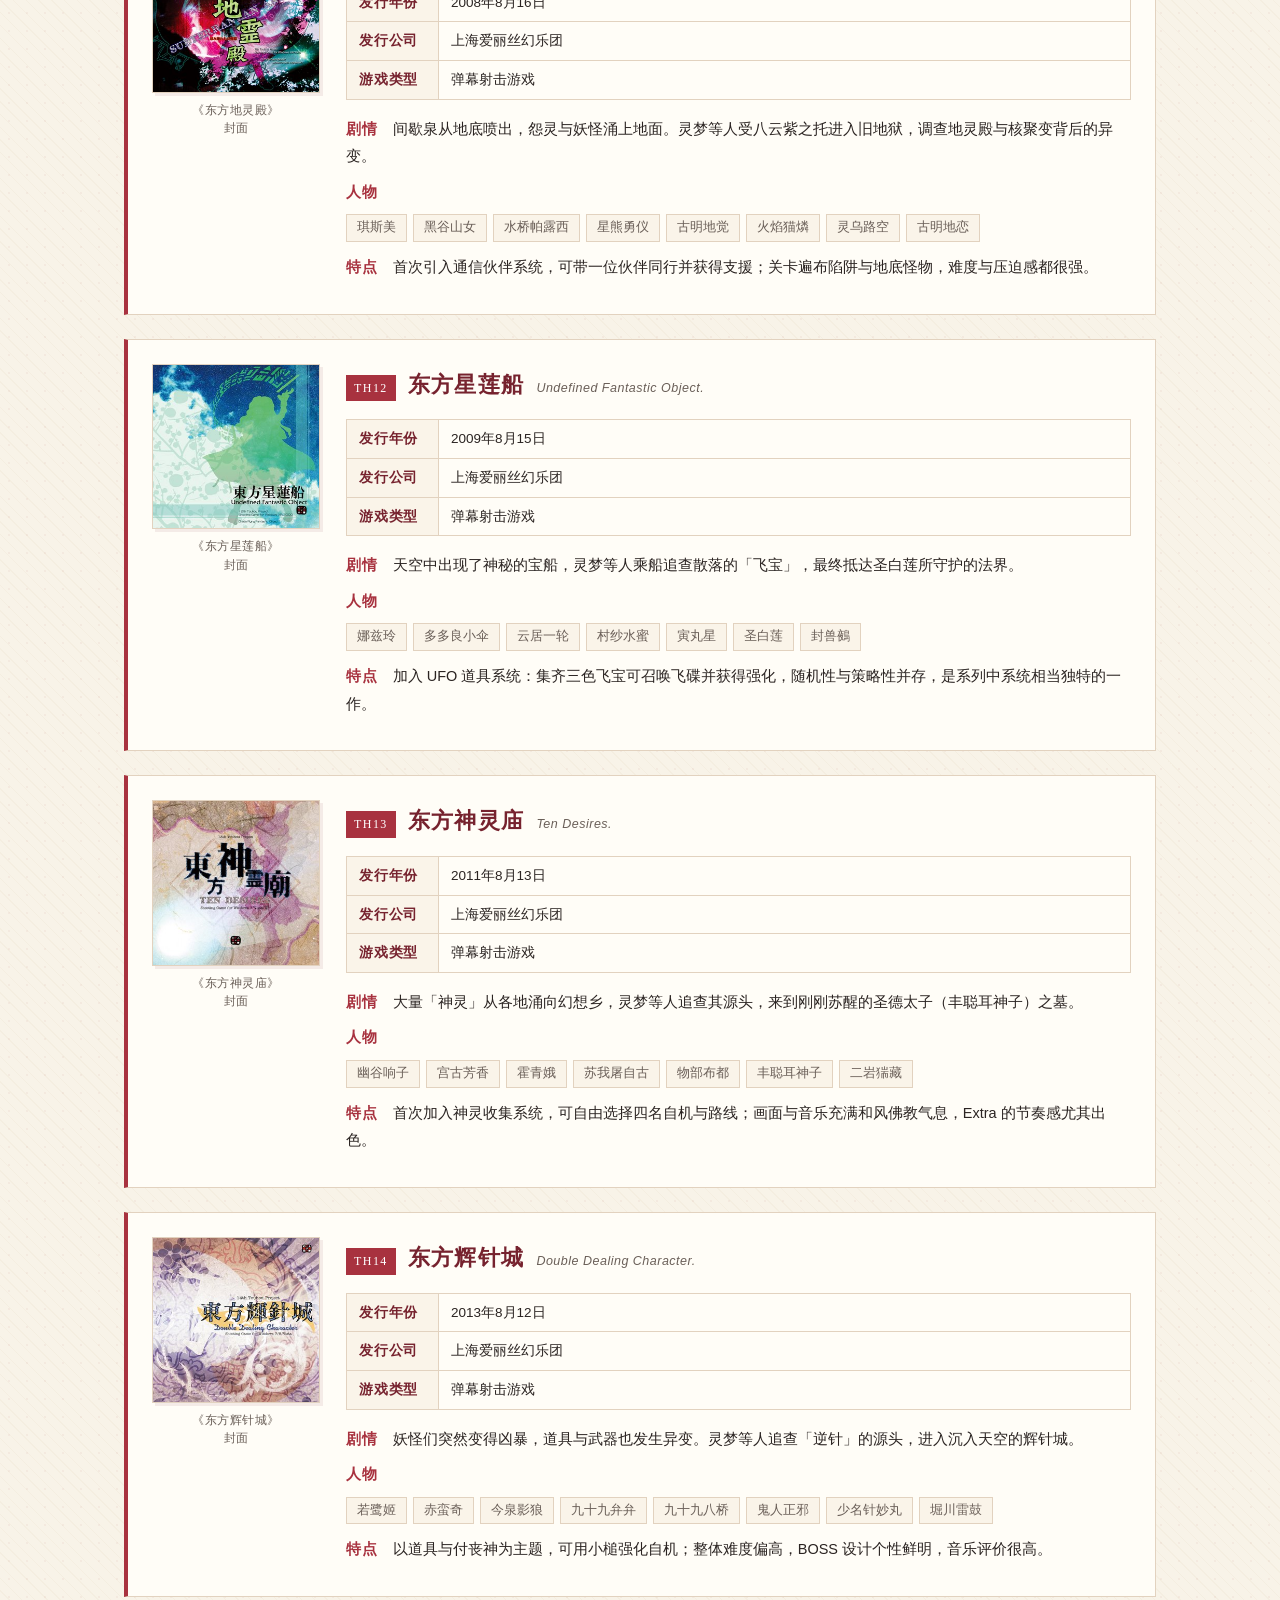
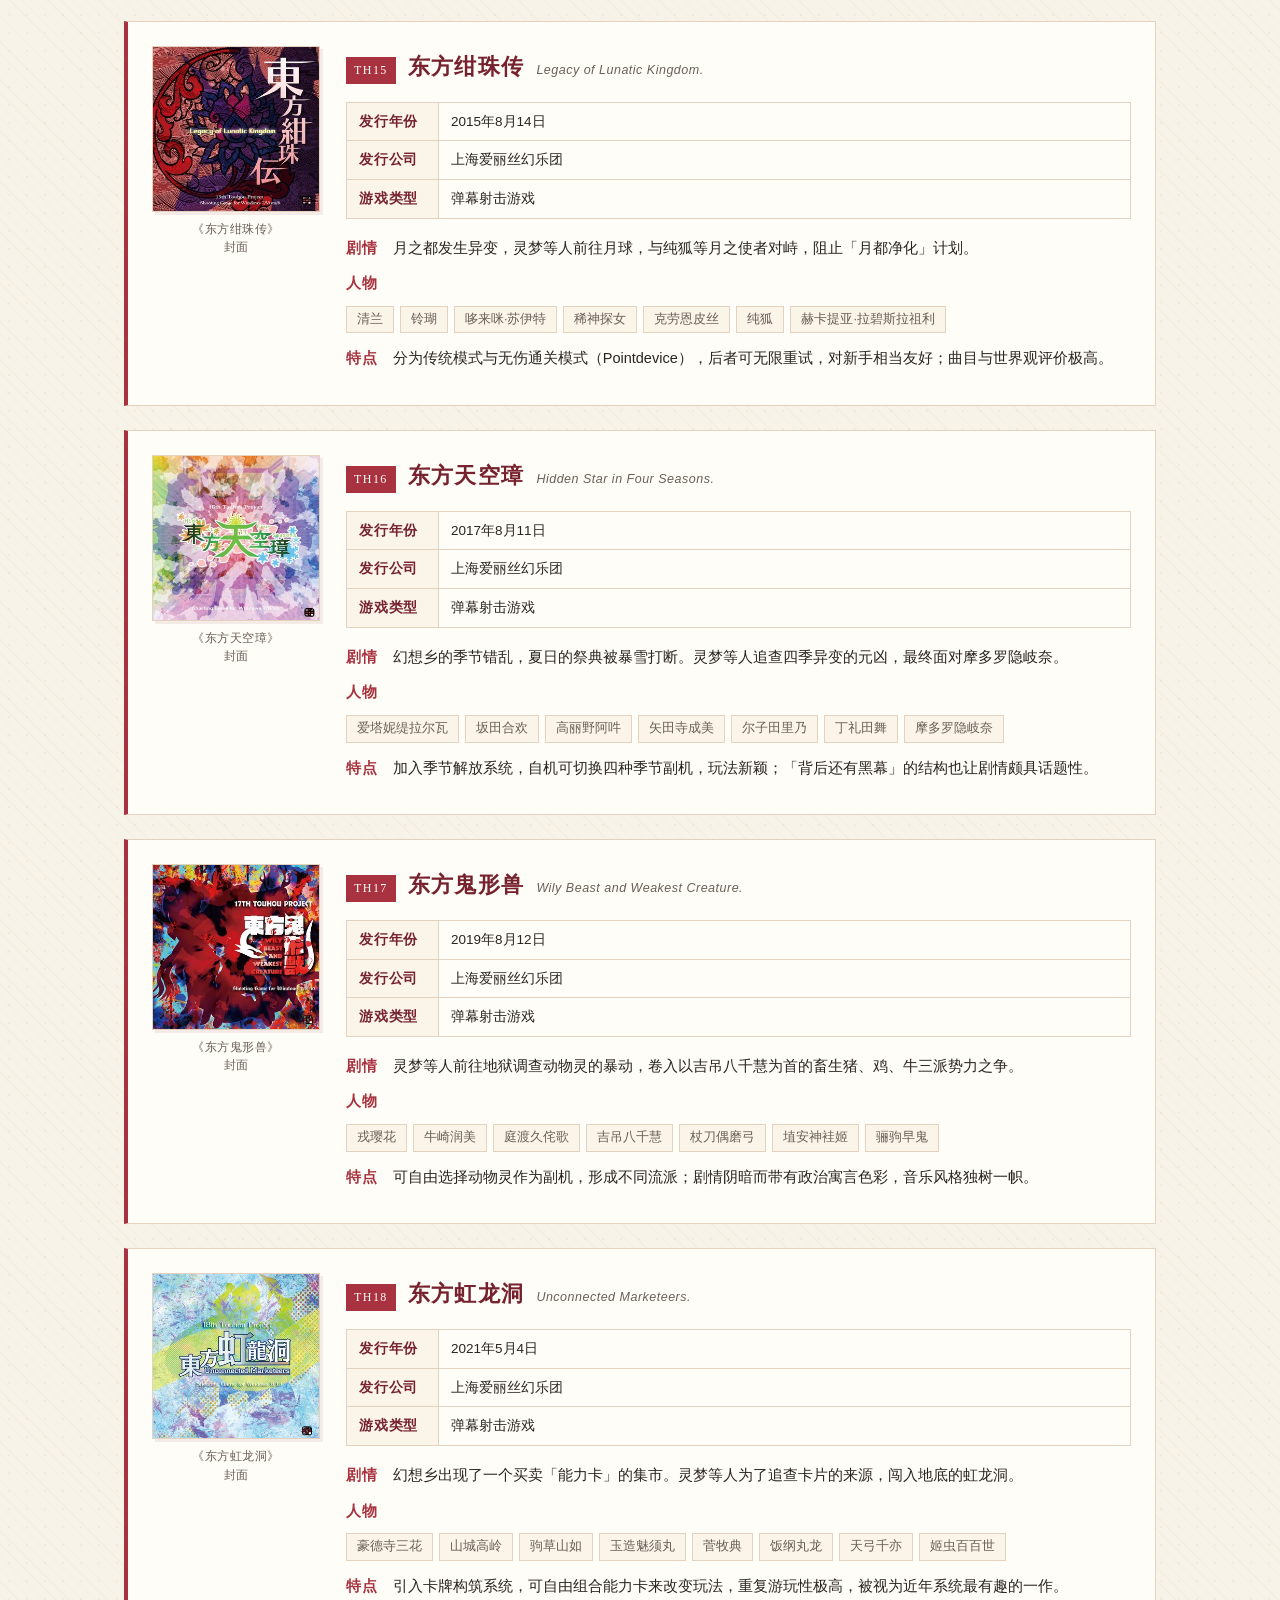
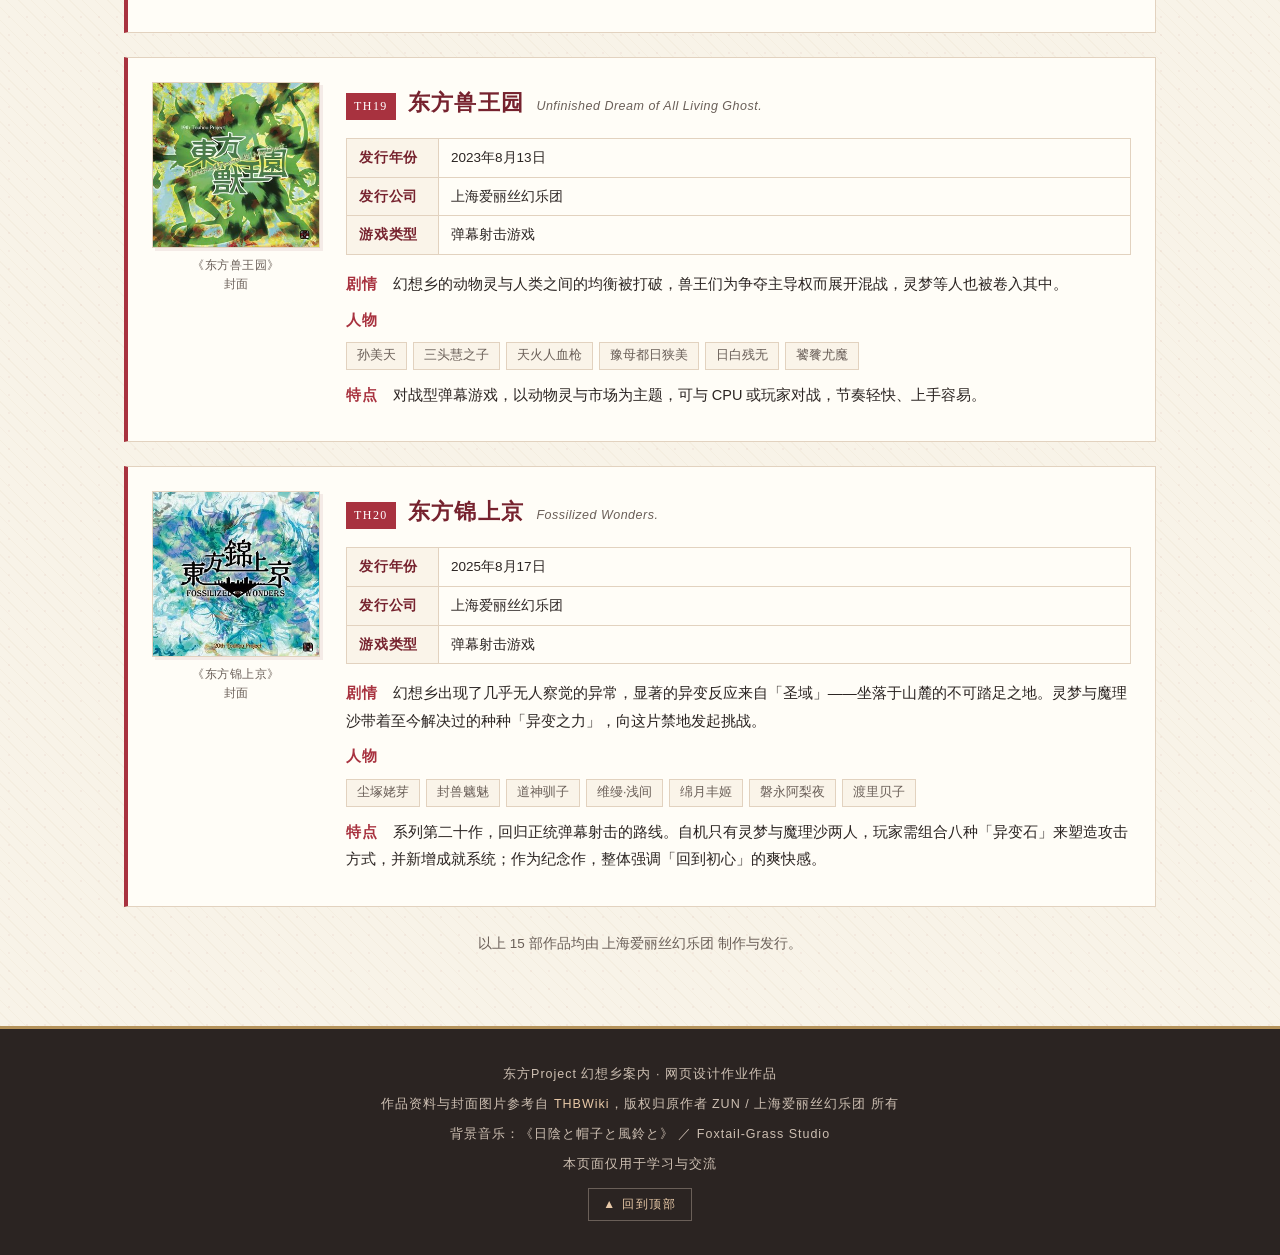
<file: web/games.html>
<!DOCTYPE html>
<html lang="zh-CN">
<head>
<meta charset="utf-8">
<meta name="viewport" content="width=device-width, initial-scale=1">
<title>弹幕射击游戏 | 东方Project 幻想乡案内</title>
<!-- 背景音乐：放在 head 里，页面还没渲染就先起播，切页时的停顿最短 -->
<script src="../bgm.js"></script>
<!-- 站内搜索：索引 + 交互 -->
<script src="../search-data.js" defer></script>
<script src="../search.js" defer></script>
<link rel="stylesheet" href="../style.css">
</head>
<body>

<!-- ========== 页头 ========== -->
<header class="site-header">
    <div class="header-inner">
        <div class="brand-row">
            <div class="seal">东</div>
            <div>
                <div class="brand-title">东方Project 幻想乡案内</div>
                <div class="brand-sub">Touhou Project Guide</div>
            </div>
            <div class="search">
                <input id="siteSearch" type="search" placeholder="搜索作品 / 专辑 / 曲目"
                       autocomplete="off" aria-label="站内搜索">
                <div class="search-panel" id="searchPanel" hidden>
                    <ul id="searchResults"></ul>
                </div>
            </div>
        </div>
        <nav class="site-nav">
            <ul>
        <li><a href="../index.html">首页</a></li>
        <li><a href="../web/games.html" class="current">弹幕射击游戏</a></li>
        <li><a href="../web/musiccd.html">秘封俱乐部音乐CD</a></li>
        <li><a href="../web/books.html">官方书籍</a></li>
        <li><a href="../web/doujin.html">同人作品</a></li>
            </ul>
        </nav>
    </div>
</header>
<div class="page-title">
    <h1>弹幕射击游戏</h1>
    <p>WINDOWS 整数作 · TH06 — TH20</p>
</div>

<main id="top">
    <div class="container">
        <p class="crumb"><a href="../index.html">首页</a> &gt; 弹幕射击游戏</p>

        <div class="note">
            东方系列的正作以「整数编号」命名，编号 TH01—TH20 中，TH06 起的 Windows 作品是
            大众认知的主体。本页收录 TH06《东方红魔乡》至 TH20《东方锦上京》共 15 部作品。
        </div>

        <!-- 本页目录 -->
        <nav class="toc">
            <h2>本页目录</h2>
            <ul>
            <li><a href="#th06">东方红魔乡</a></li>
            <li><a href="#th07">东方妖妖梦</a></li>
            <li><a href="#th08">东方永夜抄</a></li>
            <li><a href="#th09">东方花映塚</a></li>
            <li><a href="#th10">东方风神录</a></li>
            <li><a href="#th11">东方地灵殿</a></li>
            <li><a href="#th12">东方星莲船</a></li>
            <li><a href="#th13">东方神灵庙</a></li>
            <li><a href="#th14">东方辉针城</a></li>
            <li><a href="#th15">东方绀珠传</a></li>
            <li><a href="#th16">东方天空璋</a></li>
            <li><a href="#th17">东方鬼形兽</a></li>
            <li><a href="#th18">东方虹龙洞</a></li>
            <li><a href="#th19">东方兽王园</a></li>
            <li><a href="#th20">东方锦上京</a></li>
            </ul>
        </nav>

        <!-- 作品列表 -->
    <article class="work" id="th06">
        <figure class="work-cover">
            <img src="../image/th06.jpg" alt="《东方红魔乡》封面">
            <figcaption>《东方红魔乡》<br>封面</figcaption>
        </figure>
        <div class="work-body">
            <div class="work-head">
                <span class="tag">TH06</span>
                <h3>东方红魔乡</h3>
                <span class="en">the Embodiment of Scarlet Devil.</span>
            </div>
            <table class="meta">
                <tr><th>发行年份</th><td>2002年8月11日</td></tr>
                <tr><th>发行公司</th><td>上海爱丽丝幻乐团</td></tr>
                <tr><th>游戏类型</th><td>弹幕射击游戏</td></tr>
            </table>
            <p><span class="label">剧情</span>　幻想乡的夏天被一片红色的浓雾笼罩，阳光无法照到地面。博丽灵梦与雾雨魔理沙分别追查雾的源头，最终来到湖畔的红魔馆，与吸血鬼蕾米莉亚·斯卡蕾特对峙。</p>
            <p><span class="label">人物</span></p>
            <ul class="chars"><li>露米娅</li><li>大妖精</li><li>琪露诺</li><li>红美铃</li><li>小恶魔</li><li>帕秋莉·诺蕾姬</li><li>十六夜咲夜</li><li>蕾米莉亚·斯卡蕾特</li><li>芙兰朵露·斯卡蕾特</li></ul>
            <p><span class="label">特点</span>　东方系列在 Windows 平台的第一作，确立了自机选择、擦弹、BOMB 与符卡（Spell Card）的基本框架，也是系列人气真正开始上升的起点。</p>
        </div>
    </article>

    <article class="work" id="th07">
        <figure class="work-cover">
            <img src="../image/th07.jpg" alt="《东方妖妖梦》封面">
            <figcaption>《东方妖妖梦》<br>封面</figcaption>
        </figure>
        <div class="work-body">
            <div class="work-head">
                <span class="tag">TH07</span>
                <h3>东方妖妖梦</h3>
                <span class="en">Perfect Cherry Blossom.</span>
            </div>
            <table class="meta">
                <tr><th>发行年份</th><td>2003年8月17日</td></tr>
                <tr><th>发行公司</th><td>上海爱丽丝幻乐团</td></tr>
                <tr><th>游戏类型</th><td>弹幕射击游戏</td></tr>
            </table>
            <p><span class="label">剧情</span>　本该是冬天的幻想乡，樱花却提前盛开，春天被某种力量夺走了。灵梦等人一路追查春意消失的原因，登上冥界的白玉楼，见到了西行寺幽幽子。</p>
            <p><span class="label">人物</span></p>
            <ul class="chars"><li>蕾蒂·霍瓦特洛克</li><li>橙</li><li>爱丽丝·玛格特洛依德</li><li>莉莉霍瓦特</li><li>露娜萨·普莉兹姆利巴</li><li>梅露兰·普莉兹姆利巴</li><li>莉莉卡·普莉兹姆利巴</li><li>魂魄妖梦</li><li>西行寺幽幽子</li><li>八云蓝</li><li>八云紫</li></ul>
            <p><span class="label">特点</span>　新增森罗结界、低速移动与决死 BOMB，六面与 Extra 的内容量大幅增加；和风曲目与演出广受好评，常被视为系列的巅峰之一。</p>
        </div>
    </article>

    <article class="work" id="th08">
        <figure class="work-cover">
            <img src="../image/th08.jpg" alt="《东方永夜抄》封面">
            <figcaption>《东方永夜抄》<br>封面</figcaption>
        </figure>
        <div class="work-body">
            <div class="work-head">
                <span class="tag">TH08</span>
                <h3>东方永夜抄</h3>
                <span class="en">Imperishable Night.</span>
            </div>
            <table class="meta">
                <tr><th>发行年份</th><td>2004年8月15日</td></tr>
                <tr><th>发行公司</th><td>上海爱丽丝幻乐团</td></tr>
                <tr><th>游戏类型</th><td>弹幕射击游戏</td></tr>
            </table>
            <p><span class="label">剧情</span>　满月从夜空中消失，为了在黎明前夺回月亮，人类与妖怪组成队伍追击犯人。异变的背后，是月之使者与蓬莱山辉夜围绕「永夜」的计划。</p>
            <p><span class="label">人物</span></p>
            <ul class="chars"><li>莉格露·奈特巴格</li><li>米斯蒂娅·萝蕾拉</li><li>上白泽慧音</li><li>因幡天为</li><li>铃仙·优昙华院·因幡</li><li>八意永琳</li><li>蓬莱山辉夜</li><li>藤原妹红</li></ul>
            <p><span class="label">特点</span>　可选四组双人队伍，加入刻符、夜雀时间与「月之都」等系统；剧情演出、角色塑造与音乐都极受好评，是许多玩家的入门作。</p>
        </div>
    </article>

    <article class="work" id="th09">
        <figure class="work-cover">
            <img src="../image/th09.jpg" alt="《东方花映塚》封面">
            <figcaption>《东方花映塚》<br>封面</figcaption>
        </figure>
        <div class="work-body">
            <div class="work-head">
                <span class="tag">TH09</span>
                <h3>东方花映塚</h3>
                <span class="en">Phantasmagoria of Flower View.</span>
            </div>
            <table class="meta">
                <tr><th>发行年份</th><td>2005年8月14日</td></tr>
                <tr><th>发行公司</th><td>上海爱丽丝幻乐团</td></tr>
                <tr><th>游戏类型</th><td>弹幕射击游戏</td></tr>
            </table>
            <p><span class="label">剧情</span>　幻想乡的花朵在六十年一度的花期同时盛开，亡灵也随之增多。灵梦等人分头调查这场「花异变」，最终在彼岸见到了四季映姬。</p>
            <p><span class="label">人物</span></p>
            <ul class="chars"><li>风见幽香</li><li>梅蒂欣·梅兰可莉</li><li>小野塚小町</li><li>四季映姬·夜摩仙那度</li></ul>
            <p><span class="label">特点</span>　系列第二部对战型弹幕游戏，可与 CPU 或玩家对战，节奏明快、角色众多，也是系列中少见的「双方同时对射」玩法。</p>
        </div>
    </article>

    <article class="work" id="th10">
        <figure class="work-cover">
            <img src="../image/th10.jpg" alt="《东方风神录》封面">
            <figcaption>《东方风神录》<br>封面</figcaption>
        </figure>
        <div class="work-body">
            <div class="work-head">
                <span class="tag">TH10</span>
                <h3>东方风神录</h3>
                <span class="en">Mountain of Faith.</span>
            </div>
            <table class="meta">
                <tr><th>发行年份</th><td>2007年8月17日</td></tr>
                <tr><th>发行公司</th><td>上海爱丽丝幻乐团</td></tr>
                <tr><th>游戏类型</th><td>弹幕射击游戏</td></tr>
            </table>
            <p><span class="label">剧情</span>　博丽神社的信仰日渐衰落，灵梦为了查明原因登上妖怪之山，卷入了守矢神社与八坂神奈子之间的「信仰争夺」。</p>
            <p><span class="label">人物</span></p>
            <ul class="chars"><li>秋静叶</li><li>秋穰子</li><li>键山雏</li><li>河城荷取</li><li>犬走椛</li><li>射命丸文</li><li>东风谷早苗</li><li>八坂神奈子</li><li>洩矢诹访子</li></ul>
            <p><span class="label">特点</span>　取消符卡练习、把 BOMB 与灵击分开，加入报纸与剧情分支；浓重的和风氛围与高完成度的曲目使它非常受欢迎。</p>
        </div>
    </article>

    <article class="work" id="th11">
        <figure class="work-cover">
            <img src="../image/th11.jpg" alt="《东方地灵殿》封面">
            <figcaption>《东方地灵殿》<br>封面</figcaption>
        </figure>
        <div class="work-body">
            <div class="work-head">
                <span class="tag">TH11</span>
                <h3>东方地灵殿</h3>
                <span class="en">Subterranean Animism.</span>
            </div>
            <table class="meta">
                <tr><th>发行年份</th><td>2008年8月16日</td></tr>
                <tr><th>发行公司</th><td>上海爱丽丝幻乐团</td></tr>
                <tr><th>游戏类型</th><td>弹幕射击游戏</td></tr>
            </table>
            <p><span class="label">剧情</span>　间歇泉从地底喷出，怨灵与妖怪涌上地面。灵梦等人受八云紫之托进入旧地狱，调查地灵殿与核聚变背后的异变。</p>
            <p><span class="label">人物</span></p>
            <ul class="chars"><li>琪斯美</li><li>黑谷山女</li><li>水桥帕露西</li><li>星熊勇仪</li><li>古明地觉</li><li>火焰猫燐</li><li>灵乌路空</li><li>古明地恋</li></ul>
            <p><span class="label">特点</span>　首次引入通信伙伴系统，可带一位伙伴同行并获得支援；关卡遍布陷阱与地底怪物，难度与压迫感都很强。</p>
        </div>
    </article>

    <article class="work" id="th12">
        <figure class="work-cover">
            <img src="../image/th12.jpg" alt="《东方星莲船》封面">
            <figcaption>《东方星莲船》<br>封面</figcaption>
        </figure>
        <div class="work-body">
            <div class="work-head">
                <span class="tag">TH12</span>
                <h3>东方星莲船</h3>
                <span class="en">Undefined Fantastic Object.</span>
            </div>
            <table class="meta">
                <tr><th>发行年份</th><td>2009年8月15日</td></tr>
                <tr><th>发行公司</th><td>上海爱丽丝幻乐团</td></tr>
                <tr><th>游戏类型</th><td>弹幕射击游戏</td></tr>
            </table>
            <p><span class="label">剧情</span>　天空中出现了神秘的宝船，灵梦等人乘船追查散落的「飞宝」，最终抵达圣白莲所守护的法界。</p>
            <p><span class="label">人物</span></p>
            <ul class="chars"><li>娜兹玲</li><li>多多良小伞</li><li>云居一轮</li><li>村纱水蜜</li><li>寅丸星</li><li>圣白莲</li><li>封兽鵺</li></ul>
            <p><span class="label">特点</span>　加入 UFO 道具系统：集齐三色飞宝可召唤飞碟并获得强化，随机性与策略性并存，是系列中系统相当独特的一作。</p>
        </div>
    </article>

    <article class="work" id="th13">
        <figure class="work-cover">
            <img src="../image/th13.jpg" alt="《东方神灵庙》封面">
            <figcaption>《东方神灵庙》<br>封面</figcaption>
        </figure>
        <div class="work-body">
            <div class="work-head">
                <span class="tag">TH13</span>
                <h3>东方神灵庙</h3>
                <span class="en">Ten Desires.</span>
            </div>
            <table class="meta">
                <tr><th>发行年份</th><td>2011年8月13日</td></tr>
                <tr><th>发行公司</th><td>上海爱丽丝幻乐团</td></tr>
                <tr><th>游戏类型</th><td>弹幕射击游戏</td></tr>
            </table>
            <p><span class="label">剧情</span>　大量「神灵」从各地涌向幻想乡，灵梦等人追查其源头，来到刚刚苏醒的圣德太子（丰聪耳神子）之墓。</p>
            <p><span class="label">人物</span></p>
            <ul class="chars"><li>幽谷响子</li><li>宫古芳香</li><li>霍青娥</li><li>苏我屠自古</li><li>物部布都</li><li>丰聪耳神子</li><li>二岩猯藏</li></ul>
            <p><span class="label">特点</span>　首次加入神灵收集系统，可自由选择四名自机与路线；画面与音乐充满和风佛教气息，Extra 的节奏感尤其出色。</p>
        </div>
    </article>

    <article class="work" id="th14">
        <figure class="work-cover">
            <img src="../image/th14.jpg" alt="《东方辉针城》封面">
            <figcaption>《东方辉针城》<br>封面</figcaption>
        </figure>
        <div class="work-body">
            <div class="work-head">
                <span class="tag">TH14</span>
                <h3>东方辉针城</h3>
                <span class="en">Double Dealing Character.</span>
            </div>
            <table class="meta">
                <tr><th>发行年份</th><td>2013年8月12日</td></tr>
                <tr><th>发行公司</th><td>上海爱丽丝幻乐团</td></tr>
                <tr><th>游戏类型</th><td>弹幕射击游戏</td></tr>
            </table>
            <p><span class="label">剧情</span>　妖怪们突然变得凶暴，道具与武器也发生异变。灵梦等人追查「逆针」的源头，进入沉入天空的辉针城。</p>
            <p><span class="label">人物</span></p>
            <ul class="chars"><li>若鹭姬</li><li>赤蛮奇</li><li>今泉影狼</li><li>九十九弁弁</li><li>九十九八桥</li><li>鬼人正邪</li><li>少名针妙丸</li><li>堀川雷鼓</li></ul>
            <p><span class="label">特点</span>　以道具与付丧神为主题，可用小槌强化自机；整体难度偏高，BOSS 设计个性鲜明，音乐评价很高。</p>
        </div>
    </article>

    <article class="work" id="th15">
        <figure class="work-cover">
            <img src="../image/th15.jpg" alt="《东方绀珠传》封面">
            <figcaption>《东方绀珠传》<br>封面</figcaption>
        </figure>
        <div class="work-body">
            <div class="work-head">
                <span class="tag">TH15</span>
                <h3>东方绀珠传</h3>
                <span class="en">Legacy of Lunatic Kingdom.</span>
            </div>
            <table class="meta">
                <tr><th>发行年份</th><td>2015年8月14日</td></tr>
                <tr><th>发行公司</th><td>上海爱丽丝幻乐团</td></tr>
                <tr><th>游戏类型</th><td>弹幕射击游戏</td></tr>
            </table>
            <p><span class="label">剧情</span>　月之都发生异变，灵梦等人前往月球，与纯狐等月之使者对峙，阻止「月都净化」计划。</p>
            <p><span class="label">人物</span></p>
            <ul class="chars"><li>清兰</li><li>铃瑚</li><li>哆来咪·苏伊特</li><li>稀神探女</li><li>克劳恩皮丝</li><li>纯狐</li><li>赫卡提亚·拉碧斯拉祖利</li></ul>
            <p><span class="label">特点</span>　分为传统模式与无伤通关模式（Pointdevice），后者可无限重试，对新手相当友好；曲目与世界观评价极高。</p>
        </div>
    </article>

    <article class="work" id="th16">
        <figure class="work-cover">
            <img src="../image/th16.jpg" alt="《东方天空璋》封面">
            <figcaption>《东方天空璋》<br>封面</figcaption>
        </figure>
        <div class="work-body">
            <div class="work-head">
                <span class="tag">TH16</span>
                <h3>东方天空璋</h3>
                <span class="en">Hidden Star in Four Seasons.</span>
            </div>
            <table class="meta">
                <tr><th>发行年份</th><td>2017年8月11日</td></tr>
                <tr><th>发行公司</th><td>上海爱丽丝幻乐团</td></tr>
                <tr><th>游戏类型</th><td>弹幕射击游戏</td></tr>
            </table>
            <p><span class="label">剧情</span>　幻想乡的季节错乱，夏日的祭典被暴雪打断。灵梦等人追查四季异变的元凶，最终面对摩多罗隐岐奈。</p>
            <p><span class="label">人物</span></p>
            <ul class="chars"><li>爱塔妮缇拉尔瓦</li><li>坂田合欢</li><li>高丽野阿吽</li><li>矢田寺成美</li><li>尔子田里乃</li><li>丁礼田舞</li><li>摩多罗隐岐奈</li></ul>
            <p><span class="label">特点</span>　加入季节解放系统，自机可切换四种季节副机，玩法新颖；「背后还有黑幕」的结构也让剧情颇具话题性。</p>
        </div>
    </article>

    <article class="work" id="th17">
        <figure class="work-cover">
            <img src="../image/th17.jpg" alt="《东方鬼形兽》封面">
            <figcaption>《东方鬼形兽》<br>封面</figcaption>
        </figure>
        <div class="work-body">
            <div class="work-head">
                <span class="tag">TH17</span>
                <h3>东方鬼形兽</h3>
                <span class="en">Wily Beast and Weakest Creature.</span>
            </div>
            <table class="meta">
                <tr><th>发行年份</th><td>2019年8月12日</td></tr>
                <tr><th>发行公司</th><td>上海爱丽丝幻乐团</td></tr>
                <tr><th>游戏类型</th><td>弹幕射击游戏</td></tr>
            </table>
            <p><span class="label">剧情</span>　灵梦等人前往地狱调查动物灵的暴动，卷入以吉吊八千慧为首的畜生猪、鸡、牛三派势力之争。</p>
            <p><span class="label">人物</span></p>
            <ul class="chars"><li>戎璎花</li><li>牛崎润美</li><li>庭渡久侘歌</li><li>吉吊八千慧</li><li>杖刀偶磨弓</li><li>埴安神袿姬</li><li>骊驹早鬼</li></ul>
            <p><span class="label">特点</span>　可自由选择动物灵作为副机，形成不同流派；剧情阴暗而带有政治寓言色彩，音乐风格独树一帜。</p>
        </div>
    </article>

    <article class="work" id="th18">
        <figure class="work-cover">
            <img src="../image/th18.jpg" alt="《东方虹龙洞》封面">
            <figcaption>《东方虹龙洞》<br>封面</figcaption>
        </figure>
        <div class="work-body">
            <div class="work-head">
                <span class="tag">TH18</span>
                <h3>东方虹龙洞</h3>
                <span class="en">Unconnected Marketeers.</span>
            </div>
            <table class="meta">
                <tr><th>发行年份</th><td>2021年5月4日</td></tr>
                <tr><th>发行公司</th><td>上海爱丽丝幻乐团</td></tr>
                <tr><th>游戏类型</th><td>弹幕射击游戏</td></tr>
            </table>
            <p><span class="label">剧情</span>　幻想乡出现了一个买卖「能力卡」的集市。灵梦等人为了追查卡片的来源，闯入地底的虹龙洞。</p>
            <p><span class="label">人物</span></p>
            <ul class="chars"><li>豪德寺三花</li><li>山城高岭</li><li>驹草山如</li><li>玉造魅须丸</li><li>菅牧典</li><li>饭纲丸龙</li><li>天弓千亦</li><li>姬虫百百世</li></ul>
            <p><span class="label">特点</span>　引入卡牌构筑系统，可自由组合能力卡来改变玩法，重复游玩性极高，被视为近年系统最有趣的一作。</p>
        </div>
    </article>

    <article class="work" id="th19">
        <figure class="work-cover">
            <img src="../image/th19.jpg" alt="《东方兽王园》封面">
            <figcaption>《东方兽王园》<br>封面</figcaption>
        </figure>
        <div class="work-body">
            <div class="work-head">
                <span class="tag">TH19</span>
                <h3>东方兽王园</h3>
                <span class="en">Unfinished Dream of All Living Ghost.</span>
            </div>
            <table class="meta">
                <tr><th>发行年份</th><td>2023年8月13日</td></tr>
                <tr><th>发行公司</th><td>上海爱丽丝幻乐团</td></tr>
                <tr><th>游戏类型</th><td>弹幕射击游戏</td></tr>
            </table>
            <p><span class="label">剧情</span>　幻想乡的动物灵与人类之间的均衡被打破，兽王们为争夺主导权而展开混战，灵梦等人也被卷入其中。</p>
            <p><span class="label">人物</span></p>
            <ul class="chars"><li>孙美天</li><li>三头慧之子</li><li>天火人血枪</li><li>豫母都日狭美</li><li>日白残无</li><li>饕餮尤魔</li></ul>
            <p><span class="label">特点</span>　对战型弹幕游戏，以动物灵与市场为主题，可与 CPU 或玩家对战，节奏轻快、上手容易。</p>
        </div>
    </article>

    <article class="work" id="th20">
        <figure class="work-cover">
            <img src="../image/th20.jpg" alt="《东方锦上京》封面">
            <figcaption>《东方锦上京》<br>封面</figcaption>
        </figure>
        <div class="work-body">
            <div class="work-head">
                <span class="tag">TH20</span>
                <h3>东方锦上京</h3>
                <span class="en">Fossilized Wonders.</span>
            </div>
            <table class="meta">
                <tr><th>发行年份</th><td>2025年8月17日</td></tr>
                <tr><th>发行公司</th><td>上海爱丽丝幻乐团</td></tr>
                <tr><th>游戏类型</th><td>弹幕射击游戏</td></tr>
            </table>
            <p><span class="label">剧情</span>　幻想乡出现了几乎无人察觉的异常，显著的异变反应来自「圣域」——坐落于山麓的不可踏足之地。灵梦与魔理沙带着至今解决过的种种「异变之力」，向这片禁地发起挑战。</p>
            <p><span class="label">人物</span></p>
            <ul class="chars"><li>尘塚姥芽</li><li>封兽魑魅</li><li>道神驯子</li><li>维缦·浅间</li><li>绵月丰姬</li><li>磐永阿梨夜</li><li>渡里贝子</li></ul>
            <p><span class="label">特点</span>　系列第二十作，回归正统弹幕射击的路线。自机只有灵梦与魔理沙两人，玩家需组合八种「异变石」来塑造攻击方式，并新增成就系统；作为纪念作，整体强调「回到初心」的爽快感。</p>
        </div>
    </article>

        <p class="muted" style="text-align:center">
            以上 15 部作品均由 上海爱丽丝幻乐团 制作与发行。
        </p>
    </div>
</main>
<!-- ========== 背景音乐开关 ========== -->
<button class="bgm-toggle" id="bgmToggle" type="button" aria-pressed="false" title="背景音乐开关">
    <span class="bgm-icon">♪</span>
    <span class="bgm-text">音乐</span>
    <span class="bgm-switch"><i></i></span>
</button>

<!-- ========== 页脚 ========== -->
<footer class="site-footer">
    <p>东方Project 幻想乡案内 · 网页设计作业作品</p>
    <p>作品资料与封面图片参考自 <a href="https://thbwiki.cc/" target="_blank" rel="noopener">THBWiki</a>，版权归原作者 ZUN / 上海爱丽丝幻乐团 所有</p>
    <p>背景音乐：《日陰と帽子と風鈴と》 ／ Foxtail-Grass Studio</p>
    <p>本页面仅用于学习与交流</p>
    <a class="to-top" href="#top">▲ 回到顶部</a>
</footer>

</body>
</html>
</file>
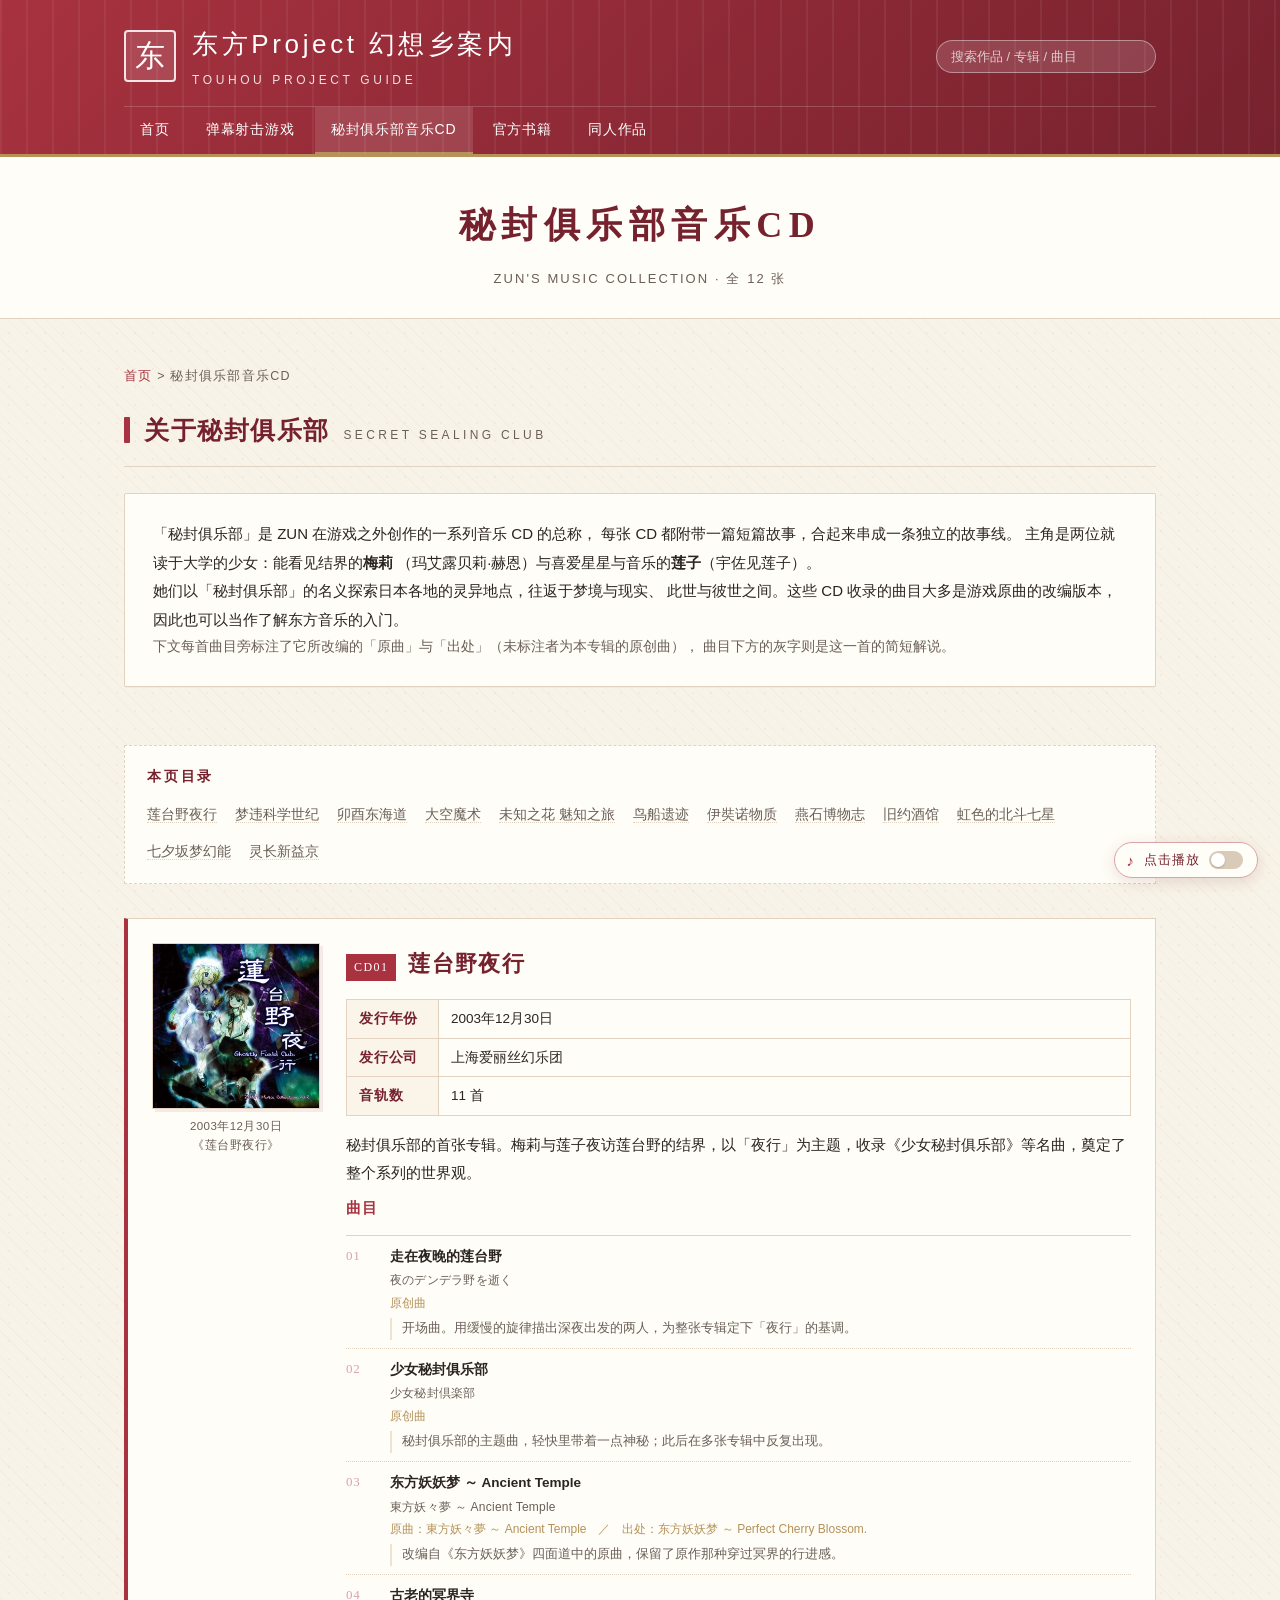
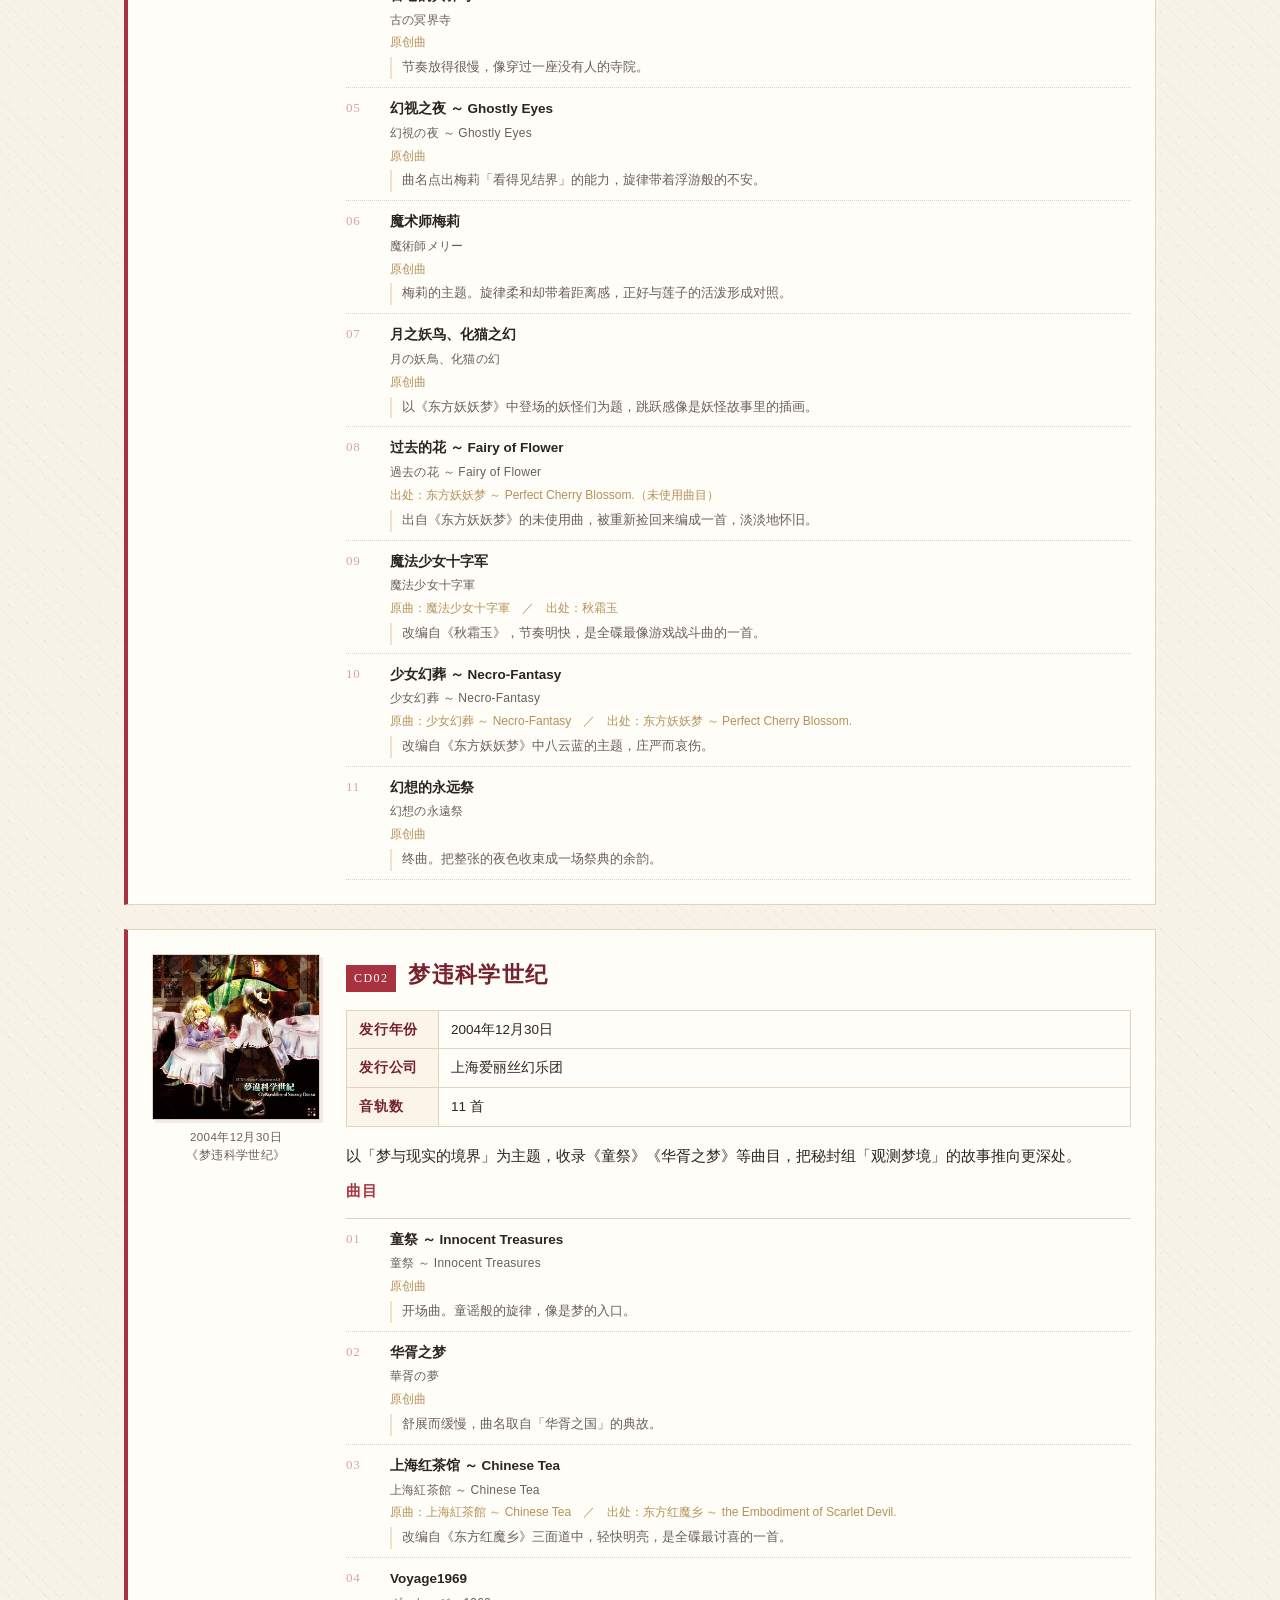
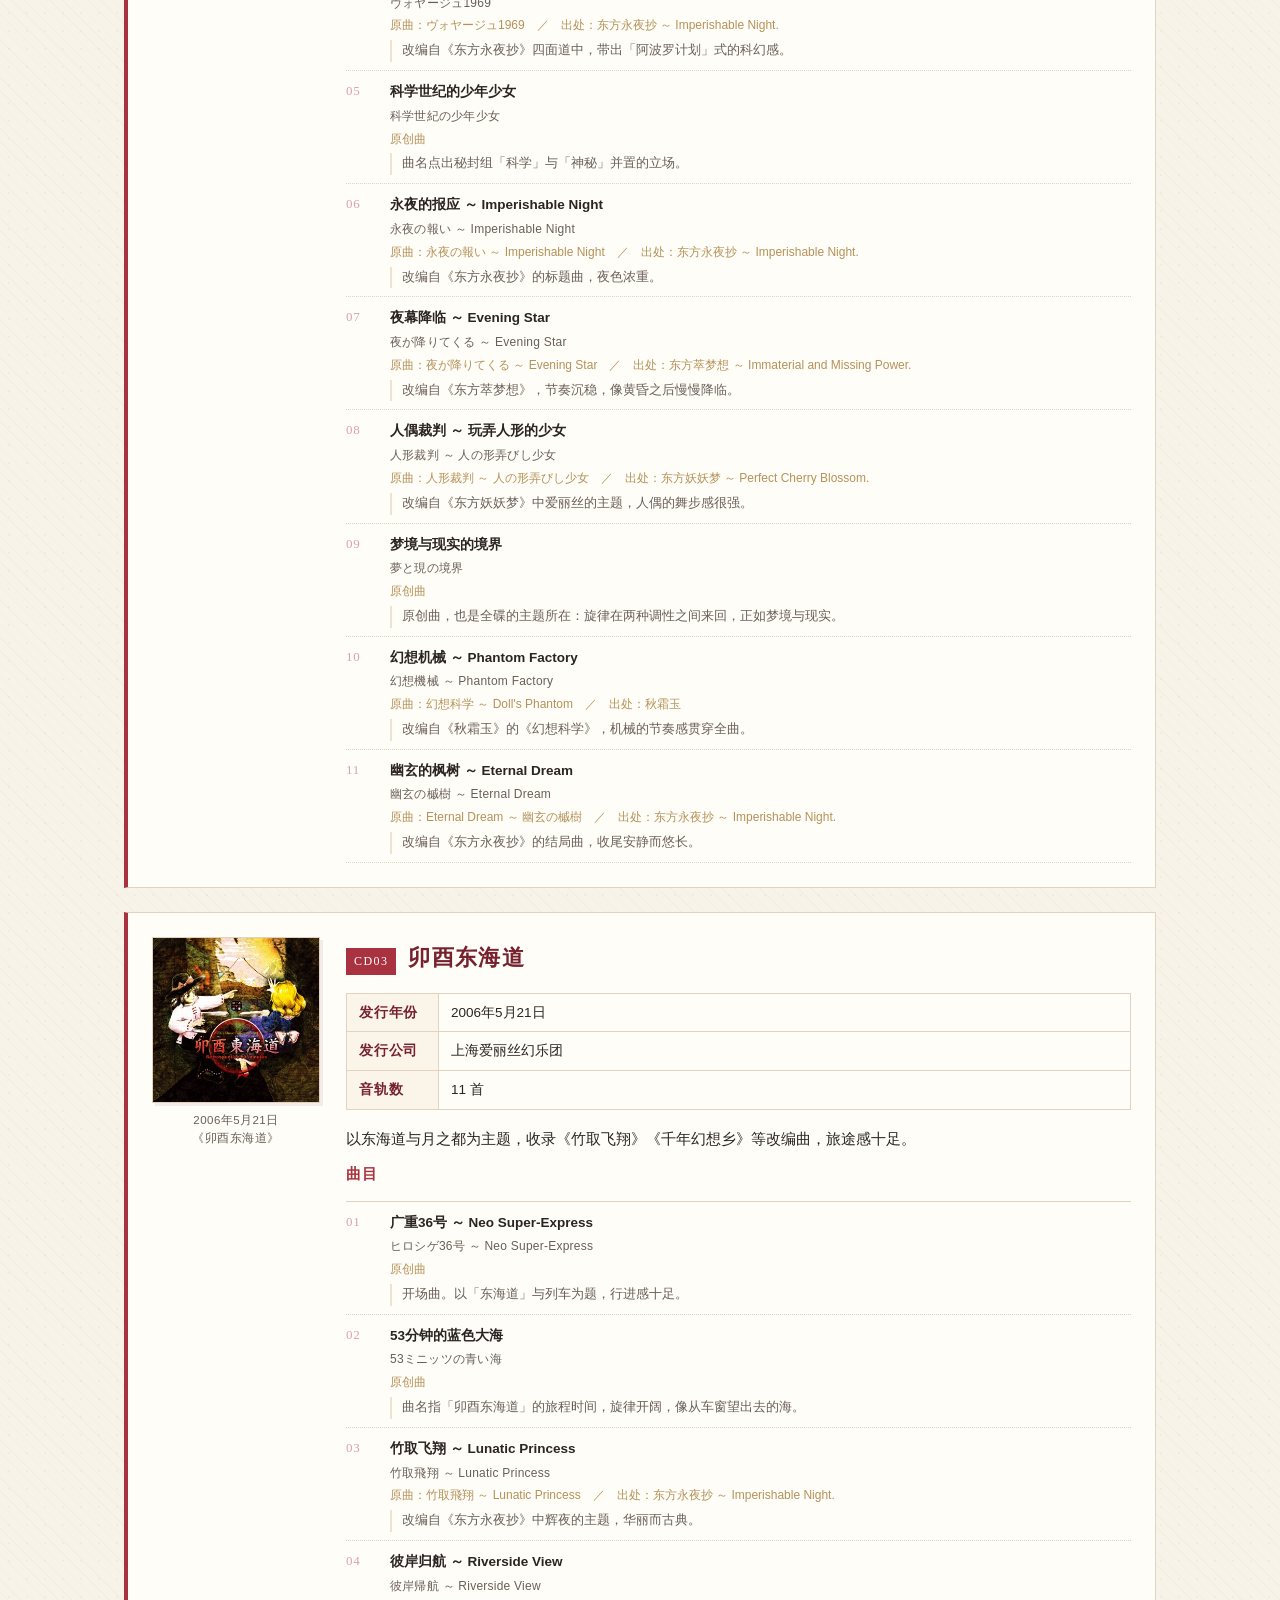
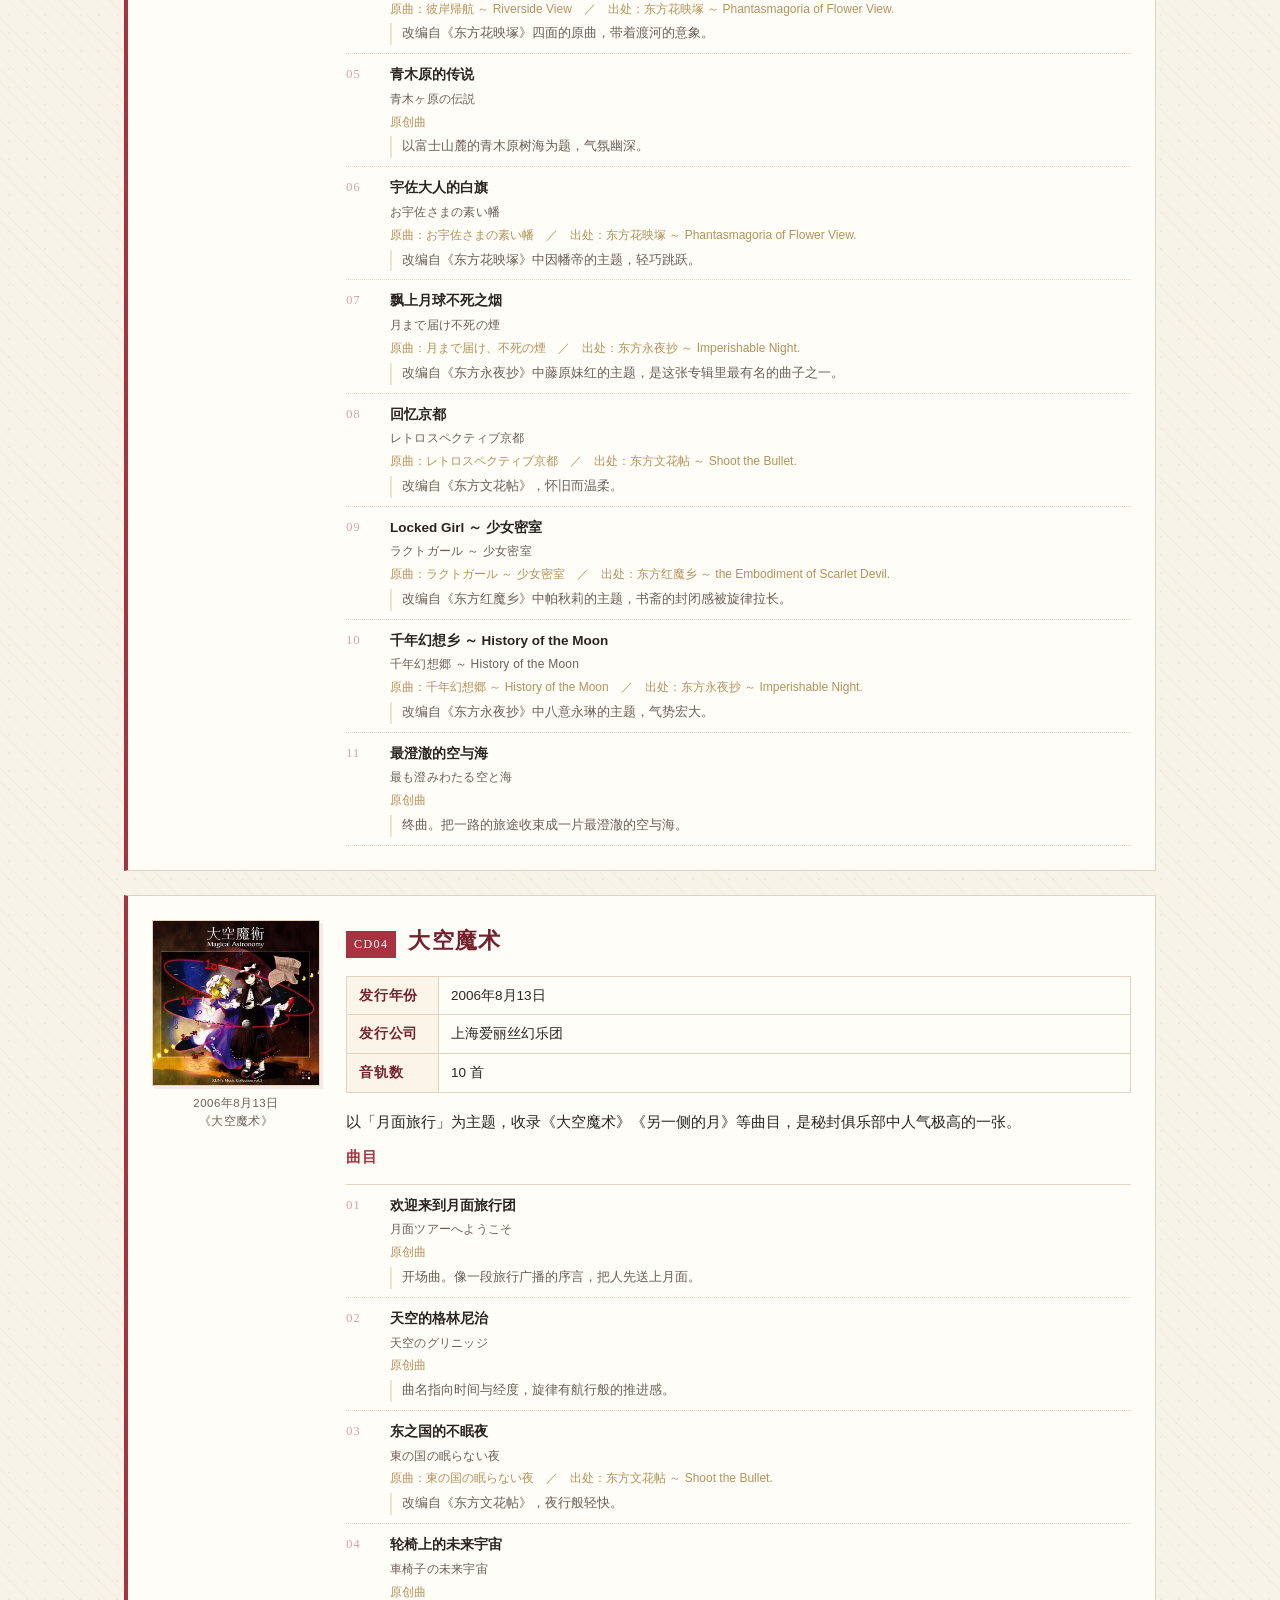
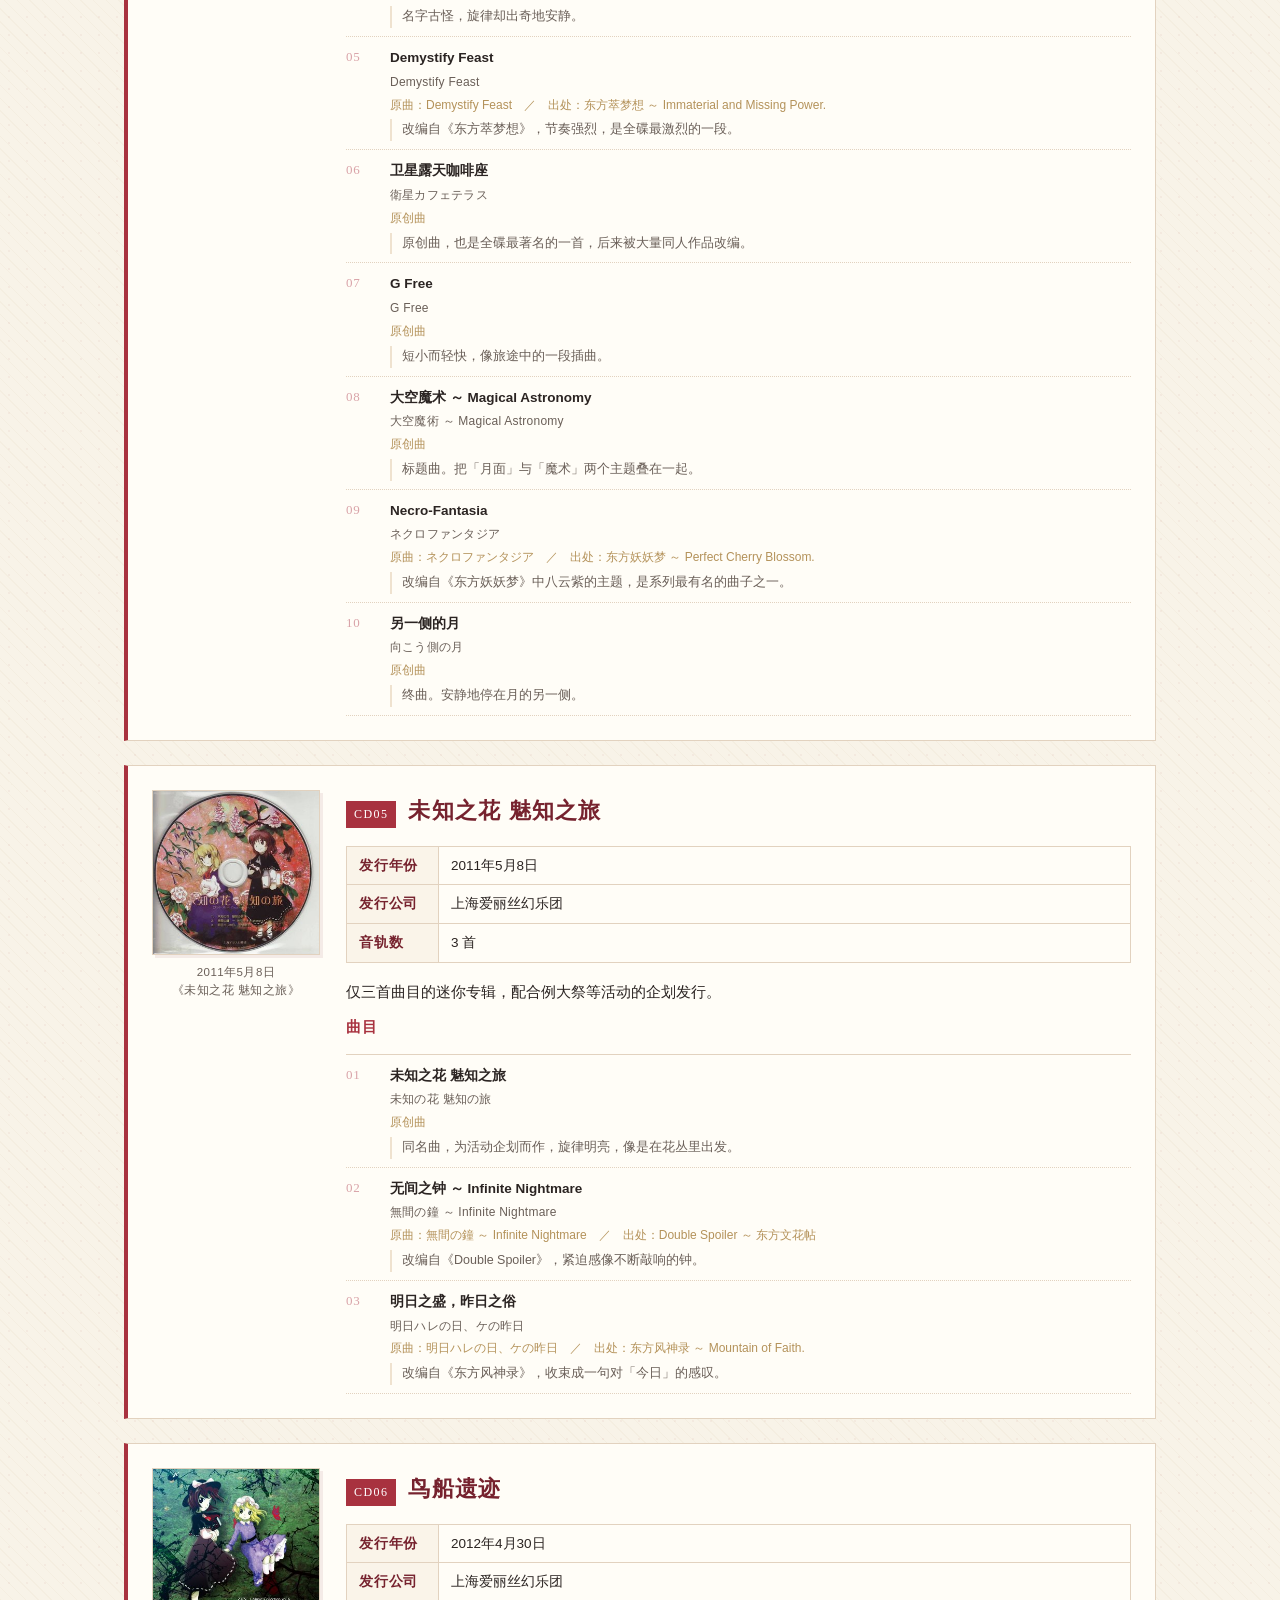
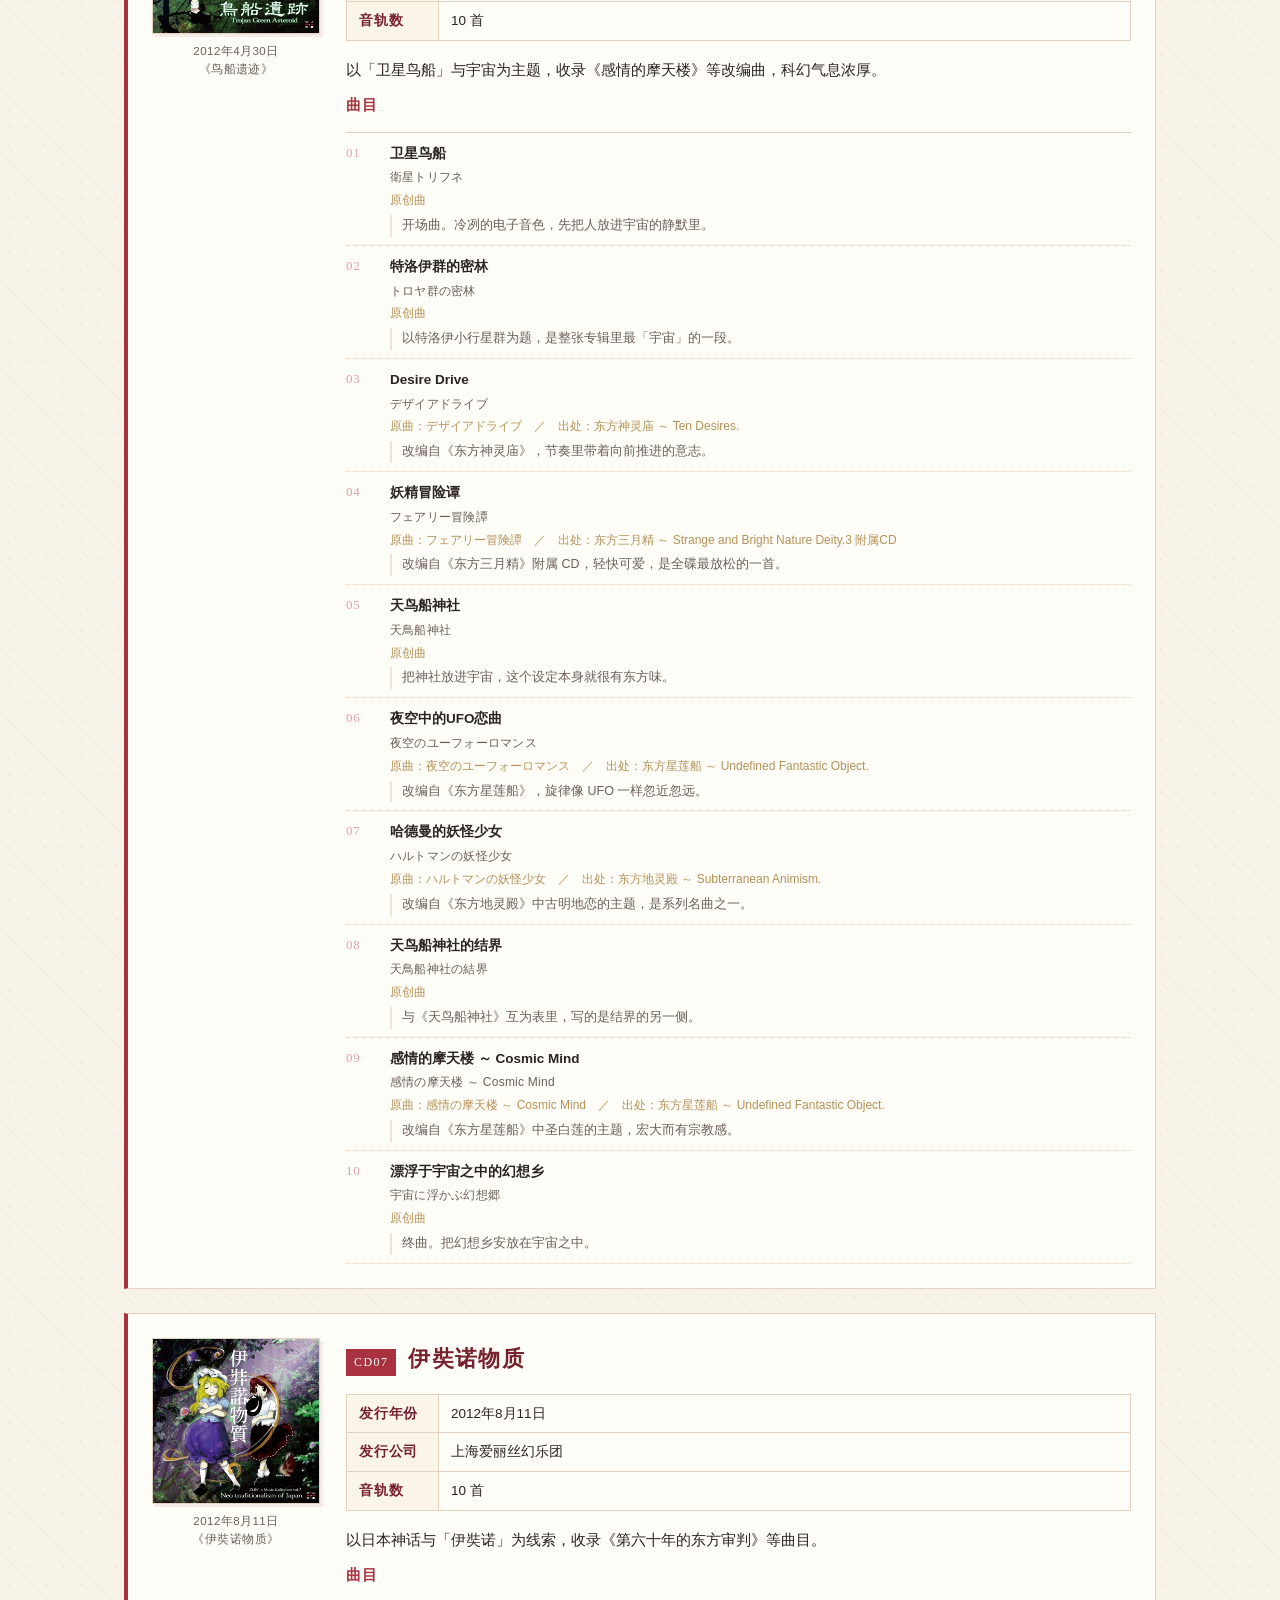
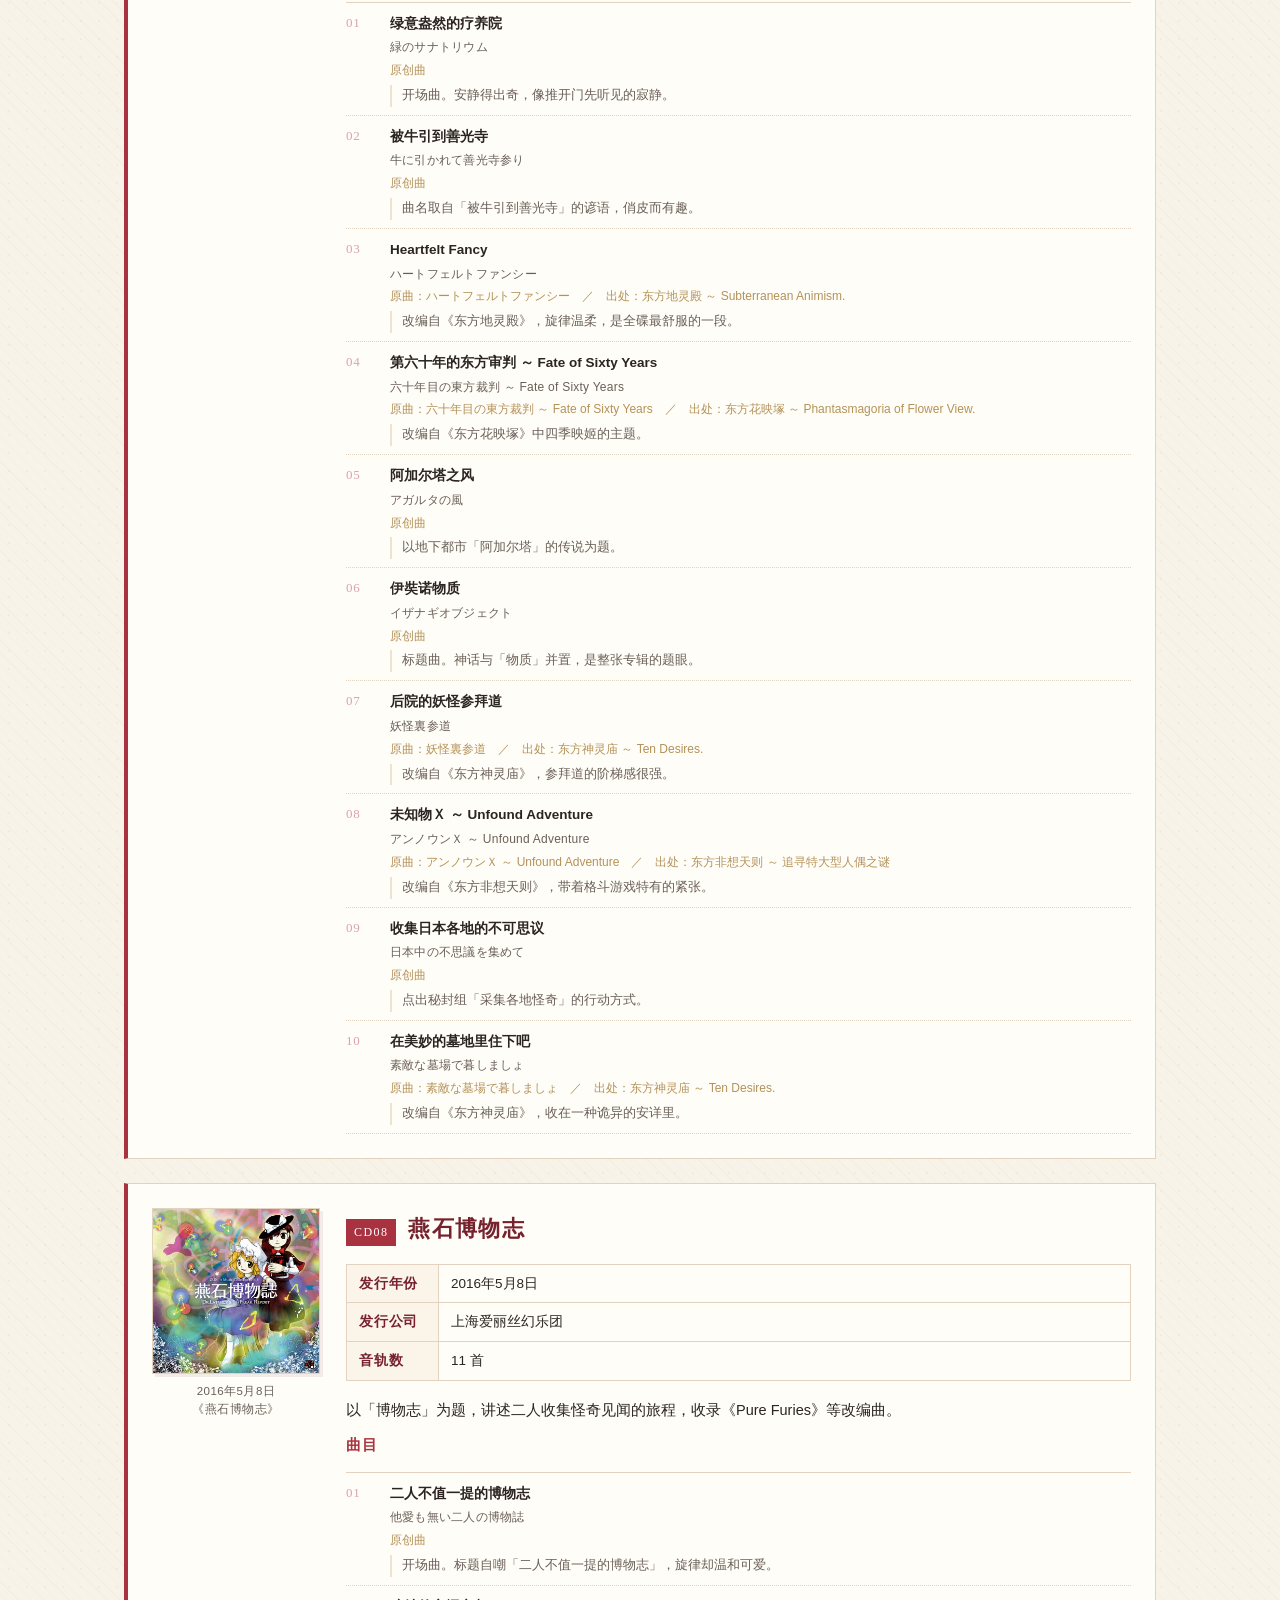
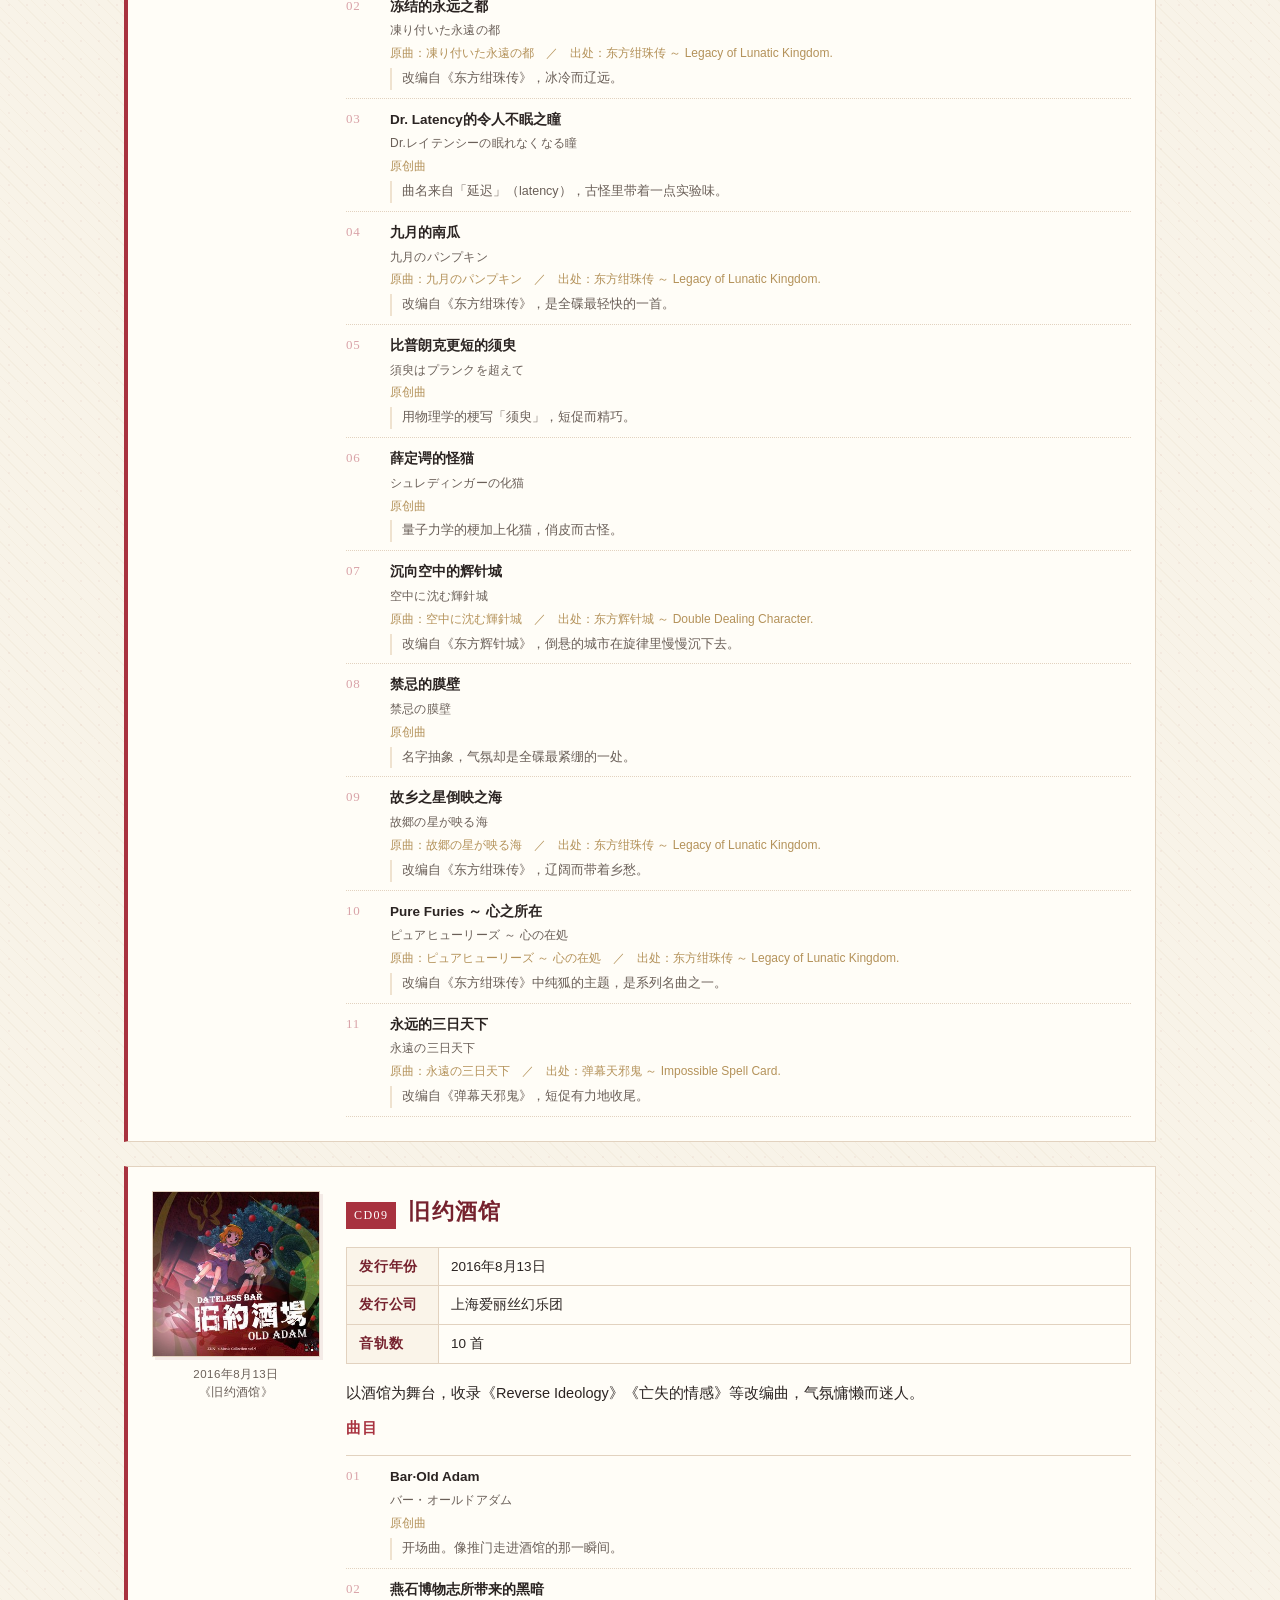
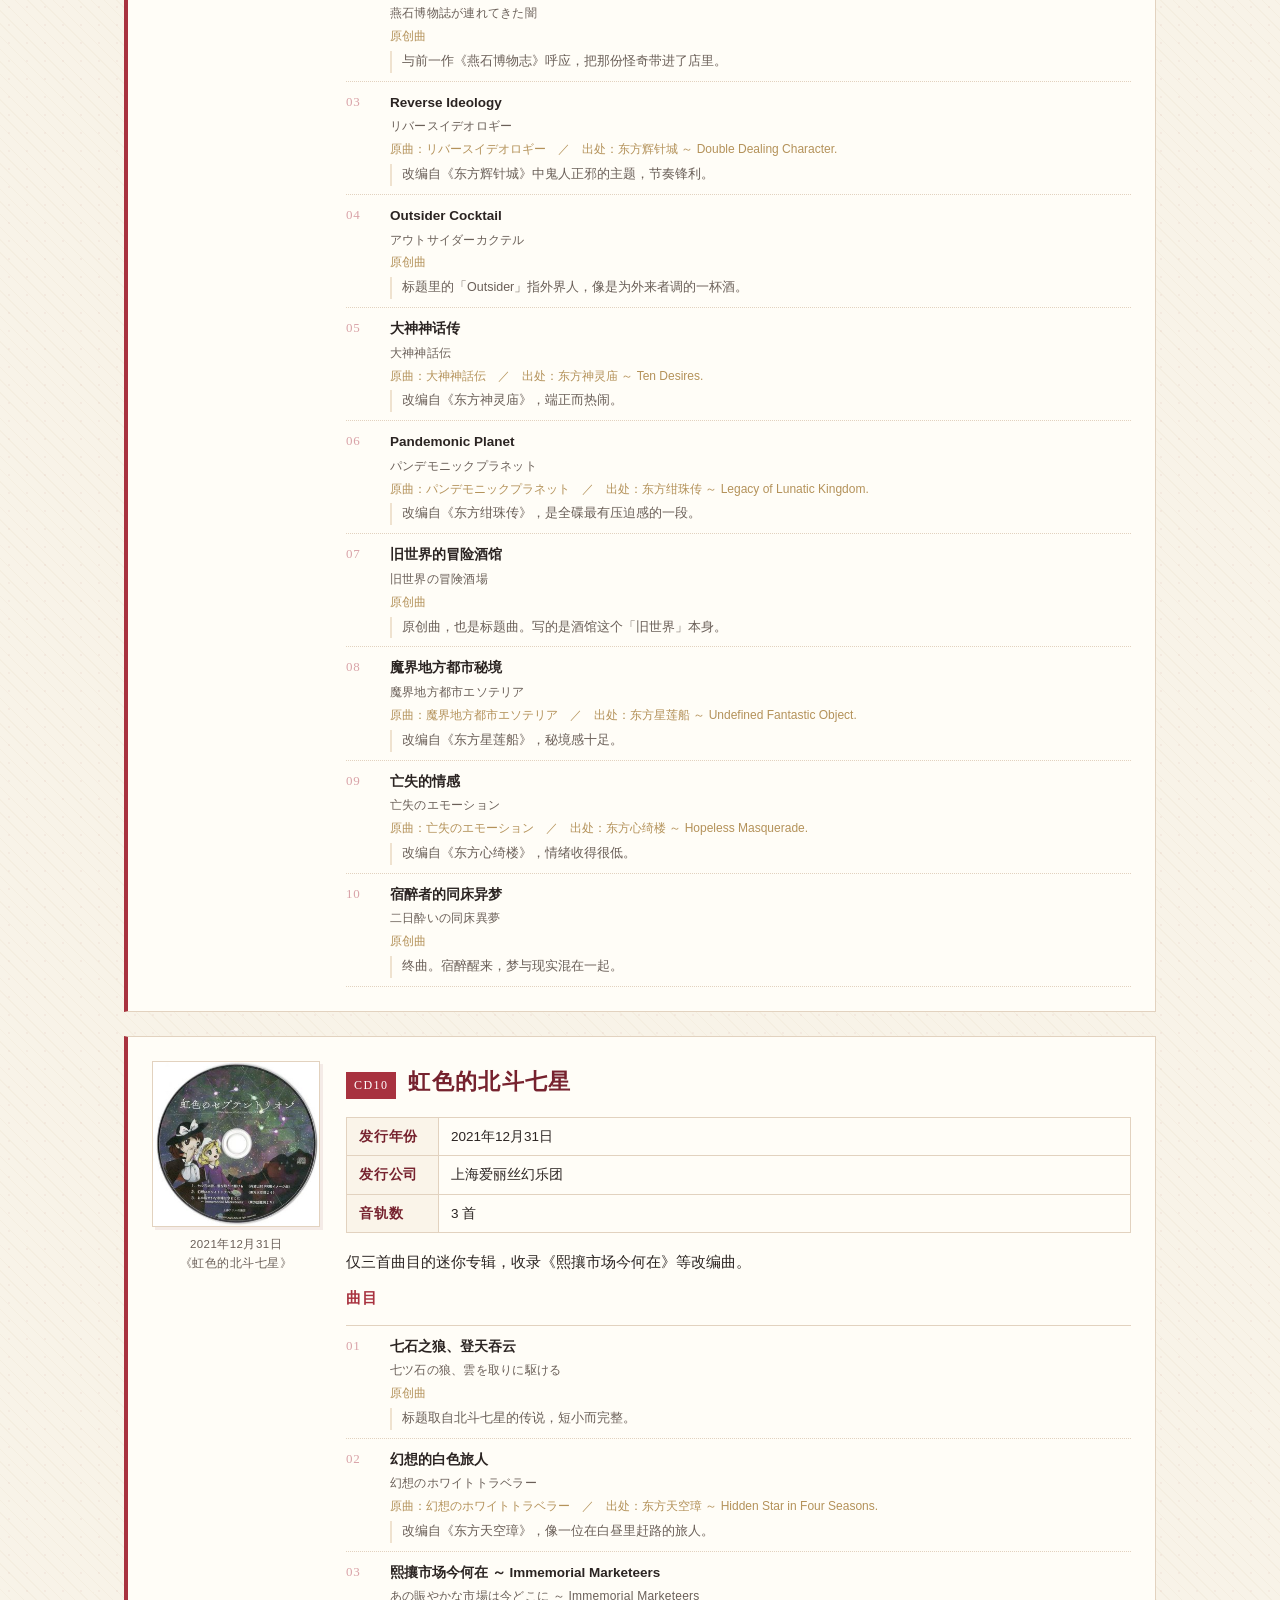
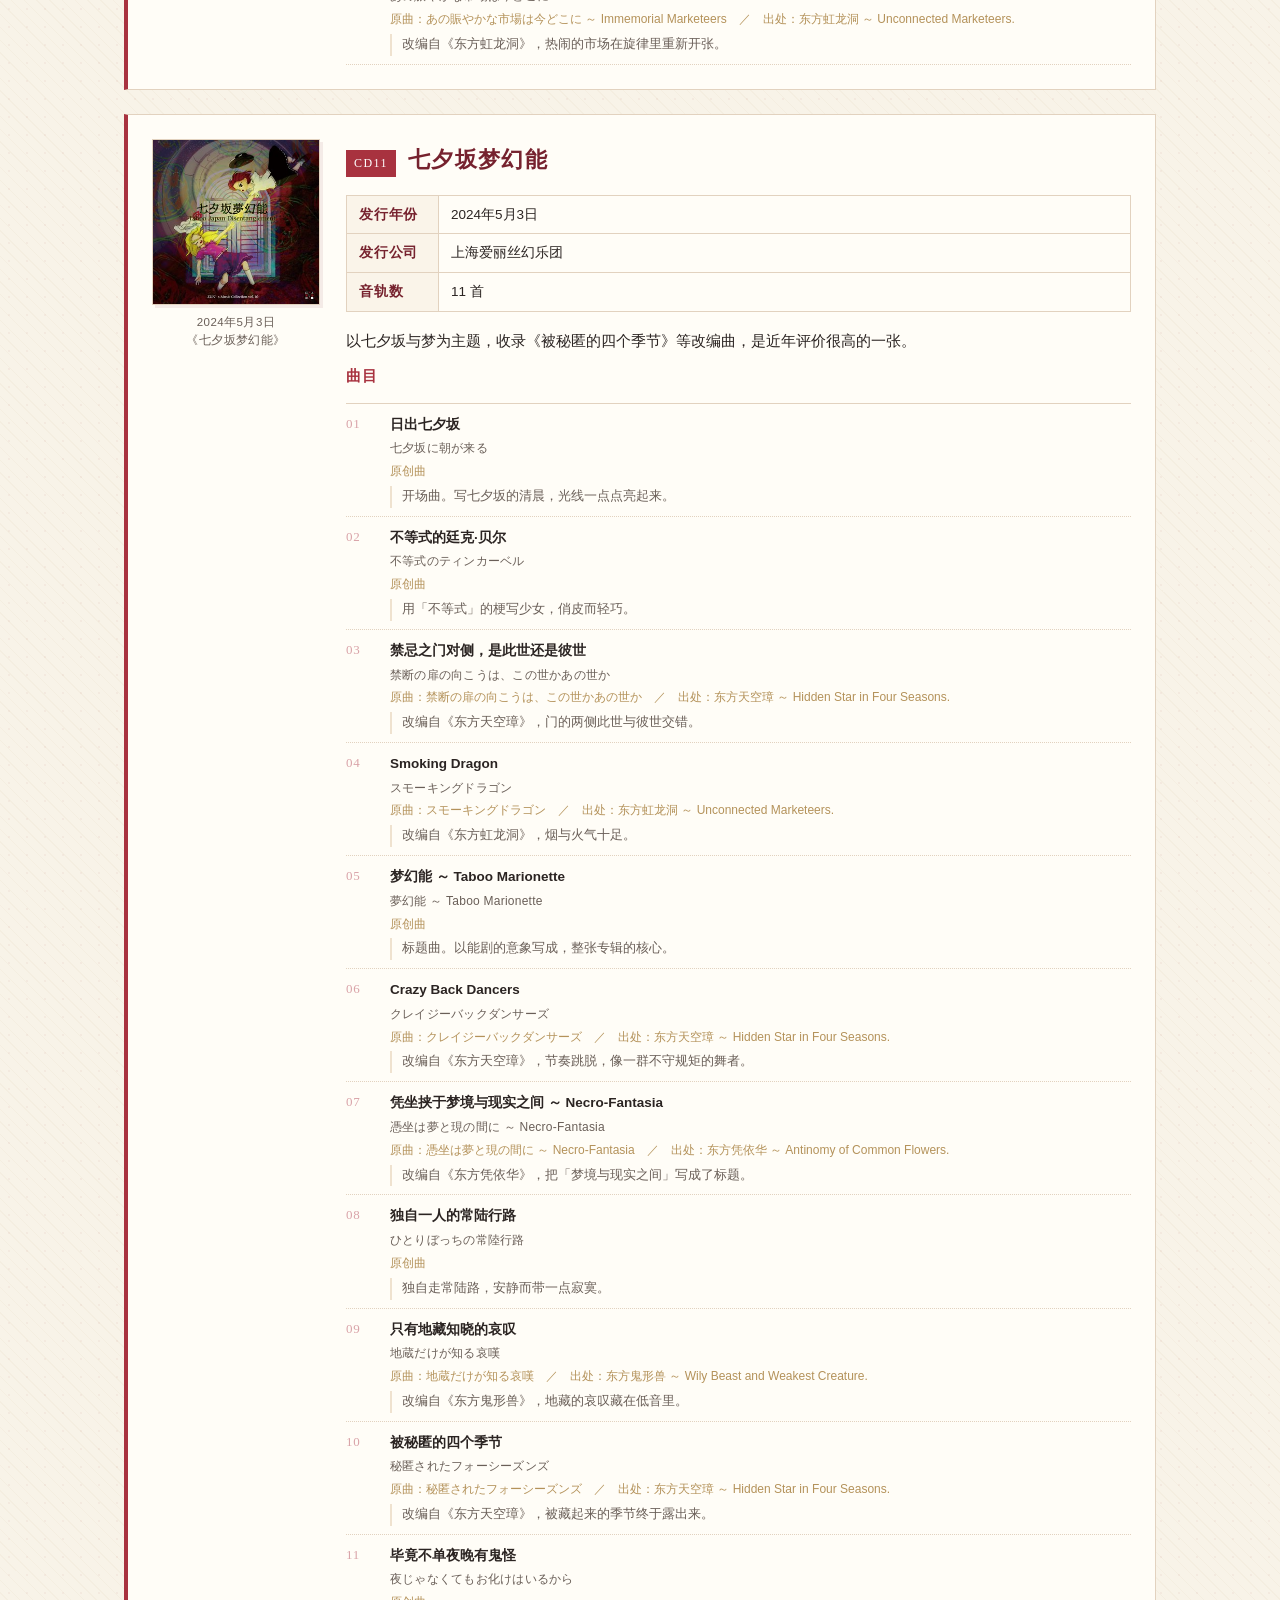
<file: web/musiccd.html>
<!DOCTYPE html>
<html lang="zh-CN">
<head>
<meta charset="utf-8">
<meta name="viewport" content="width=device-width, initial-scale=1">
<title>秘封俱乐部音乐CD | 东方Project 幻想乡案内</title>
<!-- 背景音乐：放在 head 里，页面还没渲染就先起播，切页时的停顿最短 -->
<script src="../bgm.js"></script>
<!-- 站内搜索：索引 + 交互 -->
<script src="../search-data.js" defer></script>
<script src="../search.js" defer></script>
<link rel="stylesheet" href="../style.css">
</head>
<body>

<!-- ========== 页头 ========== -->
<header class="site-header">
    <div class="header-inner">
        <div class="brand-row">
            <div class="seal">东</div>
            <div>
                <div class="brand-title">东方Project 幻想乡案内</div>
                <div class="brand-sub">Touhou Project Guide</div>
            </div>
            <div class="search">
                <input id="siteSearch" type="search" placeholder="搜索作品 / 专辑 / 曲目"
                       autocomplete="off" aria-label="站内搜索">
                <div class="search-panel" id="searchPanel" hidden>
                    <ul id="searchResults"></ul>
                </div>
            </div>
        </div>
        <nav class="site-nav">
            <ul>
        <li><a href="../index.html">首页</a></li>
        <li><a href="../web/games.html">弹幕射击游戏</a></li>
        <li><a href="../web/musiccd.html" class="current">秘封俱乐部音乐CD</a></li>
        <li><a href="../web/books.html">官方书籍</a></li>
        <li><a href="../web/doujin.html">同人作品</a></li>
            </ul>
        </nav>
    </div>
</header>
<div class="page-title">
    <h1>秘封俱乐部音乐CD</h1>
    <p>ZUN'S MUSIC COLLECTION · 全 12 张</p>
</div>

<main id="top">
    <div class="container">
        <p class="crumb"><a href="../index.html">首页</a> &gt; 秘封俱乐部音乐CD</p>

        <section class="section">
            <div class="section-head">
                <h2>关于秘封俱乐部</h2>
                <span class="kana">Secret Sealing Club</span>
            </div>
            <div class="card">
                <p>
                    「秘封俱乐部」是 ZUN 在游戏之外创作的一系列音乐 CD 的总称，
                    每张 CD 都附带一篇短篇故事，合起来串成一条独立的故事线。
                    主角是两位就读于大学的少女：能看见结界的<strong>梅莉</strong>
                    （玛艾露贝莉·赫恩）与喜爱星星与音乐的<strong>莲子</strong>（宇佐见莲子）。
                </p>
                <p>
                    她们以「秘封俱乐部」的名义探索日本各地的灵异地点，往返于梦境与现实、
                    此世与彼世之间。这些 CD 收录的曲目大多是游戏原曲的改编版本，
                    因此也可以当作了解东方音乐的入门。
                </p>
                <p class="muted">
                    下文每首曲目旁标注了它所改编的「原曲」与「出处」（未标注者为本专辑的原创曲），
                    曲目下方的灰字则是这一首的简短解说。
                </p>
            </div>
        </section>

        <!-- 本页目录 -->
        <nav class="toc">
            <h2>本页目录</h2>
            <ul>
            <li><a href="#cd01">莲台野夜行</a></li>
            <li><a href="#cd02">梦违科学世纪</a></li>
            <li><a href="#cd03">卯酉东海道</a></li>
            <li><a href="#cd04">大空魔术</a></li>
            <li><a href="#cd05">未知之花 魅知之旅</a></li>
            <li><a href="#cd06">鸟船遗迹</a></li>
            <li><a href="#cd07">伊奘诺物质</a></li>
            <li><a href="#cd08">燕石博物志</a></li>
            <li><a href="#cd09">旧约酒馆</a></li>
            <li><a href="#cd10">虹色的北斗七星</a></li>
            <li><a href="#cd11">七夕坂梦幻能</a></li>
            <li><a href="#cd12">灵长新益京</a></li>
            </ul>
        </nav>

        <!-- 专辑列表 -->
    <article class="work" id="cd01">
        <figure class="work-cover">
            <img src="../image/cd01.jpg" alt="《莲台野夜行》封面">
            <figcaption>2003年12月30日<br>《莲台野夜行》</figcaption>
        </figure>
        <div class="work-body">
            <div class="work-head">
                <span class="tag">CD01</span>
                <h3>莲台野夜行</h3>
            </div>
            <table class="meta">
                <tr><th>发行年份</th><td>2003年12月30日</td></tr>
                <tr><th>发行公司</th><td>上海爱丽丝幻乐团</td></tr>
                <tr><th>音轨数</th><td>11 首</td></tr>
            </table>
            <p>秘封俱乐部的首张专辑。梅莉与莲子夜访莲台野的结界，以「夜行」为主题，收录《少女秘封俱乐部》等名曲，奠定了整个系列的世界观。</p>
            <p class="label">曲目</p>
            <ol class="tracks">
                <li>
                    <span class="t-name">走在夜晚的莲台野</span>
                    <span class="t-jp">夜のデンデラ野を逝く</span>
                    <span class="t-orig">原创曲</span>
                    <span class="t-note">开场曲。用缓慢的旋律描出深夜出发的两人，为整张专辑定下「夜行」的基调。</span>
                </li>
                <li>
                    <span class="t-name">少女秘封俱乐部</span>
                    <span class="t-jp">少女秘封倶楽部</span>
                    <span class="t-orig">原创曲</span>
                    <span class="t-note">秘封俱乐部的主题曲，轻快里带着一点神秘；此后在多张专辑中反复出现。</span>
                </li>
                <li>
                    <span class="t-name">东方妖妖梦 ～ Ancient Temple</span>
                    <span class="t-jp">東方妖々夢 ～ Ancient Temple</span>
                    <span class="t-orig">原曲：東方妖々夢 ～ Ancient Temple　／　出处：东方妖妖梦 ～ Perfect Cherry Blossom.</span>
                    <span class="t-note">改编自《东方妖妖梦》四面道中的原曲，保留了原作那种穿过冥界的行进感。</span>
                </li>
                <li>
                    <span class="t-name">古老的冥界寺</span>
                    <span class="t-jp">古の冥界寺</span>
                    <span class="t-orig">原创曲</span>
                    <span class="t-note">节奏放得很慢，像穿过一座没有人的寺院。</span>
                </li>
                <li>
                    <span class="t-name">幻视之夜 ～ Ghostly Eyes</span>
                    <span class="t-jp">幻視の夜 ～ Ghostly Eyes</span>
                    <span class="t-orig">原创曲</span>
                    <span class="t-note">曲名点出梅莉「看得见结界」的能力，旋律带着浮游般的不安。</span>
                </li>
                <li>
                    <span class="t-name">魔术师梅莉</span>
                    <span class="t-jp">魔術師メリー</span>
                    <span class="t-orig">原创曲</span>
                    <span class="t-note">梅莉的主题。旋律柔和却带着距离感，正好与莲子的活泼形成对照。</span>
                </li>
                <li>
                    <span class="t-name">月之妖鸟、化猫之幻</span>
                    <span class="t-jp">月の妖鳥、化猫の幻</span>
                    <span class="t-orig">原创曲</span>
                    <span class="t-note">以《东方妖妖梦》中登场的妖怪们为题，跳跃感像是妖怪故事里的插画。</span>
                </li>
                <li>
                    <span class="t-name">过去的花 ～ Fairy of Flower</span>
                    <span class="t-jp">過去の花 ～ Fairy of Flower</span>
                    <span class="t-orig">出处：东方妖妖梦 ～ Perfect Cherry Blossom.（未使用曲目）</span>
                    <span class="t-note">出自《东方妖妖梦》的未使用曲，被重新捡回来编成一首，淡淡地怀旧。</span>
                </li>
                <li>
                    <span class="t-name">魔法少女十字军</span>
                    <span class="t-jp">魔法少女十字軍</span>
                    <span class="t-orig">原曲：魔法少女十字軍　／　出处：秋霜玉</span>
                    <span class="t-note">改编自《秋霜玉》，节奏明快，是全碟最像游戏战斗曲的一首。</span>
                </li>
                <li>
                    <span class="t-name">少女幻葬 ～ Necro-Fantasy</span>
                    <span class="t-jp">少女幻葬 ～ Necro-Fantasy</span>
                    <span class="t-orig">原曲：少女幻葬 ～ Necro-Fantasy　／　出处：东方妖妖梦 ～ Perfect Cherry Blossom.</span>
                    <span class="t-note">改编自《东方妖妖梦》中八云蓝的主题，庄严而哀伤。</span>
                </li>
                <li>
                    <span class="t-name">幻想的永远祭</span>
                    <span class="t-jp">幻想の永遠祭</span>
                    <span class="t-orig">原创曲</span>
                    <span class="t-note">终曲。把整张的夜色收束成一场祭典的余韵。</span>
                </li>
            </ol>
        </div>
    </article>

    <article class="work" id="cd02">
        <figure class="work-cover">
            <img src="../image/cd02.jpg" alt="《梦违科学世纪》封面">
            <figcaption>2004年12月30日<br>《梦违科学世纪》</figcaption>
        </figure>
        <div class="work-body">
            <div class="work-head">
                <span class="tag">CD02</span>
                <h3>梦违科学世纪</h3>
            </div>
            <table class="meta">
                <tr><th>发行年份</th><td>2004年12月30日</td></tr>
                <tr><th>发行公司</th><td>上海爱丽丝幻乐团</td></tr>
                <tr><th>音轨数</th><td>11 首</td></tr>
            </table>
            <p>以「梦与现实的境界」为主题，收录《童祭》《华胥之梦》等曲目，把秘封组「观测梦境」的故事推向更深处。</p>
            <p class="label">曲目</p>
            <ol class="tracks">
                <li>
                    <span class="t-name">童祭 ～ Innocent Treasures</span>
                    <span class="t-jp">童祭 ～ Innocent Treasures</span>
                    <span class="t-orig">原创曲</span>
                    <span class="t-note">开场曲。童谣般的旋律，像是梦的入口。</span>
                </li>
                <li>
                    <span class="t-name">华胥之梦</span>
                    <span class="t-jp">華胥の夢</span>
                    <span class="t-orig">原创曲</span>
                    <span class="t-note">舒展而缓慢，曲名取自「华胥之国」的典故。</span>
                </li>
                <li>
                    <span class="t-name">上海红茶馆 ～ Chinese Tea</span>
                    <span class="t-jp">上海紅茶館 ～ Chinese Tea</span>
                    <span class="t-orig">原曲：上海紅茶館 ～ Chinese Tea　／　出处：东方红魔乡 ～ the Embodiment of Scarlet Devil.</span>
                    <span class="t-note">改编自《东方红魔乡》三面道中，轻快明亮，是全碟最讨喜的一首。</span>
                </li>
                <li>
                    <span class="t-name">Voyage1969</span>
                    <span class="t-jp">ヴォヤージュ1969</span>
                    <span class="t-orig">原曲：ヴォヤージュ1969　／　出处：东方永夜抄 ～ Imperishable Night.</span>
                    <span class="t-note">改编自《东方永夜抄》四面道中，带出「阿波罗计划」式的科幻感。</span>
                </li>
                <li>
                    <span class="t-name">科学世纪的少年少女</span>
                    <span class="t-jp">科学世紀の少年少女</span>
                    <span class="t-orig">原创曲</span>
                    <span class="t-note">曲名点出秘封组「科学」与「神秘」并置的立场。</span>
                </li>
                <li>
                    <span class="t-name">永夜的报应 ～ Imperishable Night</span>
                    <span class="t-jp">永夜の報い ～ Imperishable Night</span>
                    <span class="t-orig">原曲：永夜の報い ～ Imperishable Night　／　出处：东方永夜抄 ～ Imperishable Night.</span>
                    <span class="t-note">改编自《东方永夜抄》的标题曲，夜色浓重。</span>
                </li>
                <li>
                    <span class="t-name">夜幕降临 ～ Evening Star</span>
                    <span class="t-jp">夜が降りてくる ～ Evening Star</span>
                    <span class="t-orig">原曲：夜が降りてくる ～ Evening Star　／　出处：东方萃梦想 ～ Immaterial and Missing Power.</span>
                    <span class="t-note">改编自《东方萃梦想》，节奏沉稳，像黄昏之后慢慢降临。</span>
                </li>
                <li>
                    <span class="t-name">人偶裁判 ～ 玩弄人形的少女</span>
                    <span class="t-jp">人形裁判 ～ 人の形弄びし少女</span>
                    <span class="t-orig">原曲：人形裁判 ～ 人の形弄びし少女　／　出处：东方妖妖梦 ～ Perfect Cherry Blossom.</span>
                    <span class="t-note">改编自《东方妖妖梦》中爱丽丝的主题，人偶的舞步感很强。</span>
                </li>
                <li>
                    <span class="t-name">梦境与现实的境界</span>
                    <span class="t-jp">夢と現の境界</span>
                    <span class="t-orig">原创曲</span>
                    <span class="t-note">原创曲，也是全碟的主题所在：旋律在两种调性之间来回，正如梦境与现实。</span>
                </li>
                <li>
                    <span class="t-name">幻想机械 ～ Phantom Factory</span>
                    <span class="t-jp">幻想機械 ～ Phantom Factory</span>
                    <span class="t-orig">原曲：幻想科学 ～ Doll's Phantom　／　出处：秋霜玉</span>
                    <span class="t-note">改编自《秋霜玉》的《幻想科学》，机械的节奏感贯穿全曲。</span>
                </li>
                <li>
                    <span class="t-name">幽玄的枫树 ～ Eternal Dream</span>
                    <span class="t-jp">幽玄の槭樹 ～ Eternal Dream</span>
                    <span class="t-orig">原曲：Eternal Dream ～ 幽玄の槭樹　／　出处：东方永夜抄 ～ Imperishable Night.</span>
                    <span class="t-note">改编自《东方永夜抄》的结局曲，收尾安静而悠长。</span>
                </li>
            </ol>
        </div>
    </article>

    <article class="work" id="cd03">
        <figure class="work-cover">
            <img src="../image/cd03.jpg" alt="《卯酉东海道》封面">
            <figcaption>2006年5月21日<br>《卯酉东海道》</figcaption>
        </figure>
        <div class="work-body">
            <div class="work-head">
                <span class="tag">CD03</span>
                <h3>卯酉东海道</h3>
            </div>
            <table class="meta">
                <tr><th>发行年份</th><td>2006年5月21日</td></tr>
                <tr><th>发行公司</th><td>上海爱丽丝幻乐团</td></tr>
                <tr><th>音轨数</th><td>11 首</td></tr>
            </table>
            <p>以东海道与月之都为主题，收录《竹取飞翔》《千年幻想乡》等改编曲，旅途感十足。</p>
            <p class="label">曲目</p>
            <ol class="tracks">
                <li>
                    <span class="t-name">广重36号 ～ Neo Super-Express</span>
                    <span class="t-jp">ヒロシゲ36号 ～ Neo Super-Express</span>
                    <span class="t-orig">原创曲</span>
                    <span class="t-note">开场曲。以「东海道」与列车为题，行进感十足。</span>
                </li>
                <li>
                    <span class="t-name">53分钟的蓝色大海</span>
                    <span class="t-jp">53ミニッツの青い海</span>
                    <span class="t-orig">原创曲</span>
                    <span class="t-note">曲名指「卯酉东海道」的旅程时间，旋律开阔，像从车窗望出去的海。</span>
                </li>
                <li>
                    <span class="t-name">竹取飞翔 ～ Lunatic Princess</span>
                    <span class="t-jp">竹取飛翔 ～ Lunatic Princess</span>
                    <span class="t-orig">原曲：竹取飛翔 ～ Lunatic Princess　／　出处：东方永夜抄 ～ Imperishable Night.</span>
                    <span class="t-note">改编自《东方永夜抄》中辉夜的主题，华丽而古典。</span>
                </li>
                <li>
                    <span class="t-name">彼岸归航 ～ Riverside View</span>
                    <span class="t-jp">彼岸帰航 ～ Riverside View</span>
                    <span class="t-orig">原曲：彼岸帰航 ～ Riverside View　／　出处：东方花映塚 ～ Phantasmagoria of Flower View.</span>
                    <span class="t-note">改编自《东方花映塚》四面的原曲，带着渡河的意象。</span>
                </li>
                <li>
                    <span class="t-name">青木原的传说</span>
                    <span class="t-jp">青木ヶ原の伝説</span>
                    <span class="t-orig">原创曲</span>
                    <span class="t-note">以富士山麓的青木原树海为题，气氛幽深。</span>
                </li>
                <li>
                    <span class="t-name">宇佐大人的白旗</span>
                    <span class="t-jp">お宇佐さまの素い幡</span>
                    <span class="t-orig">原曲：お宇佐さまの素い幡　／　出处：东方花映塚 ～ Phantasmagoria of Flower View.</span>
                    <span class="t-note">改编自《东方花映塚》中因幡帝的主题，轻巧跳跃。</span>
                </li>
                <li>
                    <span class="t-name">飘上月球不死之烟</span>
                    <span class="t-jp">月まで届け不死の煙</span>
                    <span class="t-orig">原曲：月まで届け、不死の煙　／　出处：东方永夜抄 ～ Imperishable Night.</span>
                    <span class="t-note">改编自《东方永夜抄》中藤原妹红的主题，是这张专辑里最有名的曲子之一。</span>
                </li>
                <li>
                    <span class="t-name">回忆京都</span>
                    <span class="t-jp">レトロスペクティブ京都</span>
                    <span class="t-orig">原曲：レトロスペクティブ京都　／　出处：东方文花帖 ～ Shoot the Bullet.</span>
                    <span class="t-note">改编自《东方文花帖》，怀旧而温柔。</span>
                </li>
                <li>
                    <span class="t-name">Locked Girl ～ 少女密室</span>
                    <span class="t-jp">ラクトガール ～ 少女密室</span>
                    <span class="t-orig">原曲：ラクトガール ～ 少女密室　／　出处：东方红魔乡 ～ the Embodiment of Scarlet Devil.</span>
                    <span class="t-note">改编自《东方红魔乡》中帕秋莉的主题，书斋的封闭感被旋律拉长。</span>
                </li>
                <li>
                    <span class="t-name">千年幻想乡 ～ History of the Moon</span>
                    <span class="t-jp">千年幻想郷 ～ History of the Moon</span>
                    <span class="t-orig">原曲：千年幻想郷 ～ History of the Moon　／　出处：东方永夜抄 ～ Imperishable Night.</span>
                    <span class="t-note">改编自《东方永夜抄》中八意永琳的主题，气势宏大。</span>
                </li>
                <li>
                    <span class="t-name">最澄澈的空与海</span>
                    <span class="t-jp">最も澄みわたる空と海</span>
                    <span class="t-orig">原创曲</span>
                    <span class="t-note">终曲。把一路的旅途收束成一片最澄澈的空与海。</span>
                </li>
            </ol>
        </div>
    </article>

    <article class="work" id="cd04">
        <figure class="work-cover">
            <img src="../image/cd04.jpg" alt="《大空魔术》封面">
            <figcaption>2006年8月13日<br>《大空魔术》</figcaption>
        </figure>
        <div class="work-body">
            <div class="work-head">
                <span class="tag">CD04</span>
                <h3>大空魔术</h3>
            </div>
            <table class="meta">
                <tr><th>发行年份</th><td>2006年8月13日</td></tr>
                <tr><th>发行公司</th><td>上海爱丽丝幻乐团</td></tr>
                <tr><th>音轨数</th><td>10 首</td></tr>
            </table>
            <p>以「月面旅行」为主题，收录《大空魔术》《另一侧的月》等曲目，是秘封俱乐部中人气极高的一张。</p>
            <p class="label">曲目</p>
            <ol class="tracks">
                <li>
                    <span class="t-name">欢迎来到月面旅行团</span>
                    <span class="t-jp">月面ツアーへようこそ</span>
                    <span class="t-orig">原创曲</span>
                    <span class="t-note">开场曲。像一段旅行广播的序言，把人先送上月面。</span>
                </li>
                <li>
                    <span class="t-name">天空的格林尼治</span>
                    <span class="t-jp">天空のグリニッジ</span>
                    <span class="t-orig">原创曲</span>
                    <span class="t-note">曲名指向时间与经度，旋律有航行般的推进感。</span>
                </li>
                <li>
                    <span class="t-name">东之国的不眠夜</span>
                    <span class="t-jp">東の国の眠らない夜</span>
                    <span class="t-orig">原曲：東の国の眠らない夜　／　出处：东方文花帖 ～ Shoot the Bullet.</span>
                    <span class="t-note">改编自《东方文花帖》，夜行般轻快。</span>
                </li>
                <li>
                    <span class="t-name">轮椅上的未来宇宙</span>
                    <span class="t-jp">車椅子の未来宇宙</span>
                    <span class="t-orig">原创曲</span>
                    <span class="t-note">名字古怪，旋律却出奇地安静。</span>
                </li>
                <li>
                    <span class="t-name">Demystify Feast</span>
                    <span class="t-jp">Demystify Feast</span>
                    <span class="t-orig">原曲：Demystify Feast　／　出处：东方萃梦想 ～ Immaterial and Missing Power.</span>
                    <span class="t-note">改编自《东方萃梦想》，节奏强烈，是全碟最激烈的一段。</span>
                </li>
                <li>
                    <span class="t-name">卫星露天咖啡座</span>
                    <span class="t-jp">衛星カフェテラス</span>
                    <span class="t-orig">原创曲</span>
                    <span class="t-note">原创曲，也是全碟最著名的一首，后来被大量同人作品改编。</span>
                </li>
                <li>
                    <span class="t-name">G Free</span>
                    <span class="t-jp">G Free</span>
                    <span class="t-orig">原创曲</span>
                    <span class="t-note">短小而轻快，像旅途中的一段插曲。</span>
                </li>
                <li>
                    <span class="t-name">大空魔术 ～ Magical Astronomy</span>
                    <span class="t-jp">大空魔術 ～ Magical Astronomy</span>
                    <span class="t-orig">原创曲</span>
                    <span class="t-note">标题曲。把「月面」与「魔术」两个主题叠在一起。</span>
                </li>
                <li>
                    <span class="t-name">Necro-Fantasia</span>
                    <span class="t-jp">ネクロファンタジア</span>
                    <span class="t-orig">原曲：ネクロファンタジア　／　出处：东方妖妖梦 ～ Perfect Cherry Blossom.</span>
                    <span class="t-note">改编自《东方妖妖梦》中八云紫的主题，是系列最有名的曲子之一。</span>
                </li>
                <li>
                    <span class="t-name">另一侧的月</span>
                    <span class="t-jp">向こう側の月</span>
                    <span class="t-orig">原创曲</span>
                    <span class="t-note">终曲。安静地停在月的另一侧。</span>
                </li>
            </ol>
        </div>
    </article>

    <article class="work" id="cd05">
        <figure class="work-cover">
            <img src="../image/cd05.jpg" alt="《未知之花 魅知之旅》封面">
            <figcaption>2011年5月8日<br>《未知之花 魅知之旅》</figcaption>
        </figure>
        <div class="work-body">
            <div class="work-head">
                <span class="tag">CD05</span>
                <h3>未知之花 魅知之旅</h3>
            </div>
            <table class="meta">
                <tr><th>发行年份</th><td>2011年5月8日</td></tr>
                <tr><th>发行公司</th><td>上海爱丽丝幻乐团</td></tr>
                <tr><th>音轨数</th><td>3 首</td></tr>
            </table>
            <p>仅三首曲目的迷你专辑，配合例大祭等活动的企划发行。</p>
            <p class="label">曲目</p>
            <ol class="tracks">
                <li>
                    <span class="t-name">未知之花 魅知之旅</span>
                    <span class="t-jp">未知の花 魅知の旅</span>
                    <span class="t-orig">原创曲</span>
                    <span class="t-note">同名曲，为活动企划而作，旋律明亮，像是在花丛里出发。</span>
                </li>
                <li>
                    <span class="t-name">无间之钟 ～ Infinite Nightmare</span>
                    <span class="t-jp">無間の鐘 ～ Infinite Nightmare</span>
                    <span class="t-orig">原曲：無間の鐘 ～ Infinite Nightmare　／　出处：Double Spoiler ～ 东方文花帖</span>
                    <span class="t-note">改编自《Double Spoiler》，紧迫感像不断敲响的钟。</span>
                </li>
                <li>
                    <span class="t-name">明日之盛，昨日之俗</span>
                    <span class="t-jp">明日ハレの日、ケの昨日</span>
                    <span class="t-orig">原曲：明日ハレの日、ケの昨日　／　出处：东方风神录 ～ Mountain of Faith.</span>
                    <span class="t-note">改编自《东方风神录》，收束成一句对「今日」的感叹。</span>
                </li>
            </ol>
        </div>
    </article>

    <article class="work" id="cd06">
        <figure class="work-cover">
            <img src="../image/cd06.jpg" alt="《鸟船遗迹》封面">
            <figcaption>2012年4月30日<br>《鸟船遗迹》</figcaption>
        </figure>
        <div class="work-body">
            <div class="work-head">
                <span class="tag">CD06</span>
                <h3>鸟船遗迹</h3>
            </div>
            <table class="meta">
                <tr><th>发行年份</th><td>2012年4月30日</td></tr>
                <tr><th>发行公司</th><td>上海爱丽丝幻乐团</td></tr>
                <tr><th>音轨数</th><td>10 首</td></tr>
            </table>
            <p>以「卫星鸟船」与宇宙为主题，收录《感情的摩天楼》等改编曲，科幻气息浓厚。</p>
            <p class="label">曲目</p>
            <ol class="tracks">
                <li>
                    <span class="t-name">卫星鸟船</span>
                    <span class="t-jp">衛星トリフネ</span>
                    <span class="t-orig">原创曲</span>
                    <span class="t-note">开场曲。冷冽的电子音色，先把人放进宇宙的静默里。</span>
                </li>
                <li>
                    <span class="t-name">特洛伊群的密林</span>
                    <span class="t-jp">トロヤ群の密林</span>
                    <span class="t-orig">原创曲</span>
                    <span class="t-note">以特洛伊小行星群为题，是整张专辑里最「宇宙」的一段。</span>
                </li>
                <li>
                    <span class="t-name">Desire Drive</span>
                    <span class="t-jp">デザイアドライブ</span>
                    <span class="t-orig">原曲：デザイアドライブ　／　出处：东方神灵庙 ～ Ten Desires.</span>
                    <span class="t-note">改编自《东方神灵庙》，节奏里带着向前推进的意志。</span>
                </li>
                <li>
                    <span class="t-name">妖精冒险谭</span>
                    <span class="t-jp">フェアリー冒険譚</span>
                    <span class="t-orig">原曲：フェアリー冒険譚　／　出处：东方三月精 ～ Strange and Bright Nature Deity.3 附属CD</span>
                    <span class="t-note">改编自《东方三月精》附属 CD，轻快可爱，是全碟最放松的一首。</span>
                </li>
                <li>
                    <span class="t-name">天鸟船神社</span>
                    <span class="t-jp">天鳥船神社</span>
                    <span class="t-orig">原创曲</span>
                    <span class="t-note">把神社放进宇宙，这个设定本身就很有东方味。</span>
                </li>
                <li>
                    <span class="t-name">夜空中的UFO恋曲</span>
                    <span class="t-jp">夜空のユーフォーロマンス</span>
                    <span class="t-orig">原曲：夜空のユーフォーロマンス　／　出处：东方星莲船 ～ Undefined Fantastic Object.</span>
                    <span class="t-note">改编自《东方星莲船》，旋律像 UFO 一样忽近忽远。</span>
                </li>
                <li>
                    <span class="t-name">哈德曼的妖怪少女</span>
                    <span class="t-jp">ハルトマンの妖怪少女</span>
                    <span class="t-orig">原曲：ハルトマンの妖怪少女　／　出处：东方地灵殿 ～ Subterranean Animism.</span>
                    <span class="t-note">改编自《东方地灵殿》中古明地恋的主题，是系列名曲之一。</span>
                </li>
                <li>
                    <span class="t-name">天鸟船神社的结界</span>
                    <span class="t-jp">天鳥船神社の結界</span>
                    <span class="t-orig">原创曲</span>
                    <span class="t-note">与《天鸟船神社》互为表里，写的是结界的另一侧。</span>
                </li>
                <li>
                    <span class="t-name">感情的摩天楼 ～ Cosmic Mind</span>
                    <span class="t-jp">感情の摩天楼 ～ Cosmic Mind</span>
                    <span class="t-orig">原曲：感情の摩天楼 ～ Cosmic Mind　／　出处：东方星莲船 ～ Undefined Fantastic Object.</span>
                    <span class="t-note">改编自《东方星莲船》中圣白莲的主题，宏大而有宗教感。</span>
                </li>
                <li>
                    <span class="t-name">漂浮于宇宙之中的幻想乡</span>
                    <span class="t-jp">宇宙に浮かぶ幻想郷</span>
                    <span class="t-orig">原创曲</span>
                    <span class="t-note">终曲。把幻想乡安放在宇宙之中。</span>
                </li>
            </ol>
        </div>
    </article>

    <article class="work" id="cd07">
        <figure class="work-cover">
            <img src="../image/cd07.jpg" alt="《伊奘诺物质》封面">
            <figcaption>2012年8月11日<br>《伊奘诺物质》</figcaption>
        </figure>
        <div class="work-body">
            <div class="work-head">
                <span class="tag">CD07</span>
                <h3>伊奘诺物质</h3>
            </div>
            <table class="meta">
                <tr><th>发行年份</th><td>2012年8月11日</td></tr>
                <tr><th>发行公司</th><td>上海爱丽丝幻乐团</td></tr>
                <tr><th>音轨数</th><td>10 首</td></tr>
            </table>
            <p>以日本神话与「伊奘诺」为线索，收录《第六十年的东方审判》等曲目。</p>
            <p class="label">曲目</p>
            <ol class="tracks">
                <li>
                    <span class="t-name">绿意盎然的疗养院</span>
                    <span class="t-jp">緑のサナトリウム</span>
                    <span class="t-orig">原创曲</span>
                    <span class="t-note">开场曲。安静得出奇，像推开门先听见的寂静。</span>
                </li>
                <li>
                    <span class="t-name">被牛引到善光寺</span>
                    <span class="t-jp">牛に引かれて善光寺参り</span>
                    <span class="t-orig">原创曲</span>
                    <span class="t-note">曲名取自「被牛引到善光寺」的谚语，俏皮而有趣。</span>
                </li>
                <li>
                    <span class="t-name">Heartfelt Fancy</span>
                    <span class="t-jp">ハートフェルトファンシー</span>
                    <span class="t-orig">原曲：ハートフェルトファンシー　／　出处：东方地灵殿 ～ Subterranean Animism.</span>
                    <span class="t-note">改编自《东方地灵殿》，旋律温柔，是全碟最舒服的一段。</span>
                </li>
                <li>
                    <span class="t-name">第六十年的东方审判 ～ Fate of Sixty Years</span>
                    <span class="t-jp">六十年目の東方裁判 ～ Fate of Sixty Years</span>
                    <span class="t-orig">原曲：六十年目の東方裁判 ～ Fate of Sixty Years　／　出处：东方花映塚 ～ Phantasmagoria of Flower View.</span>
                    <span class="t-note">改编自《东方花映塚》中四季映姬的主题。</span>
                </li>
                <li>
                    <span class="t-name">阿加尔塔之风</span>
                    <span class="t-jp">アガルタの風</span>
                    <span class="t-orig">原创曲</span>
                    <span class="t-note">以地下都市「阿加尔塔」的传说为题。</span>
                </li>
                <li>
                    <span class="t-name">伊奘诺物质</span>
                    <span class="t-jp">イザナギオブジェクト</span>
                    <span class="t-orig">原创曲</span>
                    <span class="t-note">标题曲。神话与「物质」并置，是整张专辑的题眼。</span>
                </li>
                <li>
                    <span class="t-name">后院的妖怪参拜道</span>
                    <span class="t-jp">妖怪裏参道</span>
                    <span class="t-orig">原曲：妖怪裏参道　／　出处：东方神灵庙 ～ Ten Desires.</span>
                    <span class="t-note">改编自《东方神灵庙》，参拜道的阶梯感很强。</span>
                </li>
                <li>
                    <span class="t-name">未知物Ｘ ～ Unfound Adventure</span>
                    <span class="t-jp">アンノウンＸ ～ Unfound Adventure</span>
                    <span class="t-orig">原曲：アンノウンＸ ～ Unfound Adventure　／　出处：东方非想天则 ～ 追寻特大型人偶之谜</span>
                    <span class="t-note">改编自《东方非想天则》，带着格斗游戏特有的紧张。</span>
                </li>
                <li>
                    <span class="t-name">收集日本各地的不可思议</span>
                    <span class="t-jp">日本中の不思議を集めて</span>
                    <span class="t-orig">原创曲</span>
                    <span class="t-note">点出秘封组「采集各地怪奇」的行动方式。</span>
                </li>
                <li>
                    <span class="t-name">在美妙的墓地里住下吧</span>
                    <span class="t-jp">素敵な墓場で暮しましょ</span>
                    <span class="t-orig">原曲：素敵な墓場で暮しましょ　／　出处：东方神灵庙 ～ Ten Desires.</span>
                    <span class="t-note">改编自《东方神灵庙》，收在一种诡异的安详里。</span>
                </li>
            </ol>
        </div>
    </article>

    <article class="work" id="cd08">
        <figure class="work-cover">
            <img src="../image/cd08.jpg" alt="《燕石博物志》封面">
            <figcaption>2016年5月8日<br>《燕石博物志》</figcaption>
        </figure>
        <div class="work-body">
            <div class="work-head">
                <span class="tag">CD08</span>
                <h3>燕石博物志</h3>
            </div>
            <table class="meta">
                <tr><th>发行年份</th><td>2016年5月8日</td></tr>
                <tr><th>发行公司</th><td>上海爱丽丝幻乐团</td></tr>
                <tr><th>音轨数</th><td>11 首</td></tr>
            </table>
            <p>以「博物志」为题，讲述二人收集怪奇见闻的旅程，收录《Pure Furies》等改编曲。</p>
            <p class="label">曲目</p>
            <ol class="tracks">
                <li>
                    <span class="t-name">二人不值一提的博物志</span>
                    <span class="t-jp">他愛も無い二人の博物誌</span>
                    <span class="t-orig">原创曲</span>
                    <span class="t-note">开场曲。标题自嘲「二人不值一提的博物志」，旋律却温和可爱。</span>
                </li>
                <li>
                    <span class="t-name">冻结的永远之都</span>
                    <span class="t-jp">凍り付いた永遠の都</span>
                    <span class="t-orig">原曲：凍り付いた永遠の都　／　出处：东方绀珠传 ～ Legacy of Lunatic Kingdom.</span>
                    <span class="t-note">改编自《东方绀珠传》，冰冷而辽远。</span>
                </li>
                <li>
                    <span class="t-name">Dr. Latency的令人不眠之瞳</span>
                    <span class="t-jp">Dr.レイテンシーの眠れなくなる瞳</span>
                    <span class="t-orig">原创曲</span>
                    <span class="t-note">曲名来自「延迟」（latency），古怪里带着一点实验味。</span>
                </li>
                <li>
                    <span class="t-name">九月的南瓜</span>
                    <span class="t-jp">九月のパンプキン</span>
                    <span class="t-orig">原曲：九月のパンプキン　／　出处：东方绀珠传 ～ Legacy of Lunatic Kingdom.</span>
                    <span class="t-note">改编自《东方绀珠传》，是全碟最轻快的一首。</span>
                </li>
                <li>
                    <span class="t-name">比普朗克更短的须臾</span>
                    <span class="t-jp">須臾はプランクを超えて</span>
                    <span class="t-orig">原创曲</span>
                    <span class="t-note">用物理学的梗写「须臾」，短促而精巧。</span>
                </li>
                <li>
                    <span class="t-name">薛定谔的怪猫</span>
                    <span class="t-jp">シュレディンガーの化猫</span>
                    <span class="t-orig">原创曲</span>
                    <span class="t-note">量子力学的梗加上化猫，俏皮而古怪。</span>
                </li>
                <li>
                    <span class="t-name">沉向空中的辉针城</span>
                    <span class="t-jp">空中に沈む輝針城</span>
                    <span class="t-orig">原曲：空中に沈む輝針城　／　出处：东方辉针城 ～ Double Dealing Character.</span>
                    <span class="t-note">改编自《东方辉针城》，倒悬的城市在旋律里慢慢沉下去。</span>
                </li>
                <li>
                    <span class="t-name">禁忌的膜壁</span>
                    <span class="t-jp">禁忌の膜壁</span>
                    <span class="t-orig">原创曲</span>
                    <span class="t-note">名字抽象，气氛却是全碟最紧绷的一处。</span>
                </li>
                <li>
                    <span class="t-name">故乡之星倒映之海</span>
                    <span class="t-jp">故郷の星が映る海</span>
                    <span class="t-orig">原曲：故郷の星が映る海　／　出处：东方绀珠传 ～ Legacy of Lunatic Kingdom.</span>
                    <span class="t-note">改编自《东方绀珠传》，辽阔而带着乡愁。</span>
                </li>
                <li>
                    <span class="t-name">Pure Furies ～ 心之所在</span>
                    <span class="t-jp">ピュアヒューリーズ ～ 心の在処</span>
                    <span class="t-orig">原曲：ピュアヒューリーズ ～ 心の在処　／　出处：东方绀珠传 ～ Legacy of Lunatic Kingdom.</span>
                    <span class="t-note">改编自《东方绀珠传》中纯狐的主题，是系列名曲之一。</span>
                </li>
                <li>
                    <span class="t-name">永远的三日天下</span>
                    <span class="t-jp">永遠の三日天下</span>
                    <span class="t-orig">原曲：永遠の三日天下　／　出处：弹幕天邪鬼 ～ Impossible Spell Card.</span>
                    <span class="t-note">改编自《弹幕天邪鬼》，短促有力地收尾。</span>
                </li>
            </ol>
        </div>
    </article>

    <article class="work" id="cd09">
        <figure class="work-cover">
            <img src="../image/cd09.jpg" alt="《旧约酒馆》封面">
            <figcaption>2016年8月13日<br>《旧约酒馆》</figcaption>
        </figure>
        <div class="work-body">
            <div class="work-head">
                <span class="tag">CD09</span>
                <h3>旧约酒馆</h3>
            </div>
            <table class="meta">
                <tr><th>发行年份</th><td>2016年8月13日</td></tr>
                <tr><th>发行公司</th><td>上海爱丽丝幻乐团</td></tr>
                <tr><th>音轨数</th><td>10 首</td></tr>
            </table>
            <p>以酒馆为舞台，收录《Reverse Ideology》《亡失的情感》等改编曲，气氛慵懒而迷人。</p>
            <p class="label">曲目</p>
            <ol class="tracks">
                <li>
                    <span class="t-name">Bar·Old Adam</span>
                    <span class="t-jp">バー・オールドアダム</span>
                    <span class="t-orig">原创曲</span>
                    <span class="t-note">开场曲。像推门走进酒馆的那一瞬间。</span>
                </li>
                <li>
                    <span class="t-name">燕石博物志所带来的黑暗</span>
                    <span class="t-jp">燕石博物誌が連れてきた闇</span>
                    <span class="t-orig">原创曲</span>
                    <span class="t-note">与前一作《燕石博物志》呼应，把那份怪奇带进了店里。</span>
                </li>
                <li>
                    <span class="t-name">Reverse Ideology</span>
                    <span class="t-jp">リバースイデオロギー</span>
                    <span class="t-orig">原曲：リバースイデオロギー　／　出处：东方辉针城 ～ Double Dealing Character.</span>
                    <span class="t-note">改编自《东方辉针城》中鬼人正邪的主题，节奏锋利。</span>
                </li>
                <li>
                    <span class="t-name">Outsider Cocktail</span>
                    <span class="t-jp">アウトサイダーカクテル</span>
                    <span class="t-orig">原创曲</span>
                    <span class="t-note">标题里的「Outsider」指外界人，像是为外来者调的一杯酒。</span>
                </li>
                <li>
                    <span class="t-name">大神神话传</span>
                    <span class="t-jp">大神神話伝</span>
                    <span class="t-orig">原曲：大神神話伝　／　出处：东方神灵庙 ～ Ten Desires.</span>
                    <span class="t-note">改编自《东方神灵庙》，端正而热闹。</span>
                </li>
                <li>
                    <span class="t-name">Pandemonic Planet</span>
                    <span class="t-jp">パンデモニックプラネット</span>
                    <span class="t-orig">原曲：パンデモニックプラネット　／　出处：东方绀珠传 ～ Legacy of Lunatic Kingdom.</span>
                    <span class="t-note">改编自《东方绀珠传》，是全碟最有压迫感的一段。</span>
                </li>
                <li>
                    <span class="t-name">旧世界的冒险酒馆</span>
                    <span class="t-jp">旧世界の冒険酒場</span>
                    <span class="t-orig">原创曲</span>
                    <span class="t-note">原创曲，也是标题曲。写的是酒馆这个「旧世界」本身。</span>
                </li>
                <li>
                    <span class="t-name">魔界地方都市秘境</span>
                    <span class="t-jp">魔界地方都市エソテリア</span>
                    <span class="t-orig">原曲：魔界地方都市エソテリア　／　出处：东方星莲船 ～ Undefined Fantastic Object.</span>
                    <span class="t-note">改编自《东方星莲船》，秘境感十足。</span>
                </li>
                <li>
                    <span class="t-name">亡失的情感</span>
                    <span class="t-jp">亡失のエモーション</span>
                    <span class="t-orig">原曲：亡失のエモーション　／　出处：东方心绮楼 ～ Hopeless Masquerade.</span>
                    <span class="t-note">改编自《东方心绮楼》，情绪收得很低。</span>
                </li>
                <li>
                    <span class="t-name">宿醉者的同床异梦</span>
                    <span class="t-jp">二日酔いの同床異夢</span>
                    <span class="t-orig">原创曲</span>
                    <span class="t-note">终曲。宿醉醒来，梦与现实混在一起。</span>
                </li>
            </ol>
        </div>
    </article>

    <article class="work" id="cd10">
        <figure class="work-cover">
            <img src="../image/cd10.jpg" alt="《虹色的北斗七星》封面">
            <figcaption>2021年12月31日<br>《虹色的北斗七星》</figcaption>
        </figure>
        <div class="work-body">
            <div class="work-head">
                <span class="tag">CD10</span>
                <h3>虹色的北斗七星</h3>
            </div>
            <table class="meta">
                <tr><th>发行年份</th><td>2021年12月31日</td></tr>
                <tr><th>发行公司</th><td>上海爱丽丝幻乐团</td></tr>
                <tr><th>音轨数</th><td>3 首</td></tr>
            </table>
            <p>仅三首曲目的迷你专辑，收录《熙攘市场今何在》等改编曲。</p>
            <p class="label">曲目</p>
            <ol class="tracks">
                <li>
                    <span class="t-name">七石之狼、登天吞云</span>
                    <span class="t-jp">七ツ石の狼、雲を取りに駆ける</span>
                    <span class="t-orig">原创曲</span>
                    <span class="t-note">标题取自北斗七星的传说，短小而完整。</span>
                </li>
                <li>
                    <span class="t-name">幻想的白色旅人</span>
                    <span class="t-jp">幻想のホワイトトラベラー</span>
                    <span class="t-orig">原曲：幻想のホワイトトラベラー　／　出处：东方天空璋 ～ Hidden Star in Four Seasons.</span>
                    <span class="t-note">改编自《东方天空璋》，像一位在白昼里赶路的旅人。</span>
                </li>
                <li>
                    <span class="t-name">熙攘市场今何在 ～ Immemorial Marketeers</span>
                    <span class="t-jp">あの賑やかな市場は今どこに ～ Immemorial Marketeers</span>
                    <span class="t-orig">原曲：あの賑やかな市場は今どこに ～ Immemorial Marketeers　／　出处：东方虹龙洞 ～ Unconnected Marketeers.</span>
                    <span class="t-note">改编自《东方虹龙洞》，热闹的市场在旋律里重新开张。</span>
                </li>
            </ol>
        </div>
    </article>

    <article class="work" id="cd11">
        <figure class="work-cover">
            <img src="../image/cd11.jpg" alt="《七夕坂梦幻能》封面">
            <figcaption>2024年5月3日<br>《七夕坂梦幻能》</figcaption>
        </figure>
        <div class="work-body">
            <div class="work-head">
                <span class="tag">CD11</span>
                <h3>七夕坂梦幻能</h3>
            </div>
            <table class="meta">
                <tr><th>发行年份</th><td>2024年5月3日</td></tr>
                <tr><th>发行公司</th><td>上海爱丽丝幻乐团</td></tr>
                <tr><th>音轨数</th><td>11 首</td></tr>
            </table>
            <p>以七夕坂与梦为主题，收录《被秘匿的四个季节》等改编曲，是近年评价很高的一张。</p>
            <p class="label">曲目</p>
            <ol class="tracks">
                <li>
                    <span class="t-name">日出七夕坂</span>
                    <span class="t-jp">七夕坂に朝が来る</span>
                    <span class="t-orig">原创曲</span>
                    <span class="t-note">开场曲。写七夕坂的清晨，光线一点点亮起来。</span>
                </li>
                <li>
                    <span class="t-name">不等式的廷克·贝尔</span>
                    <span class="t-jp">不等式のティンカーベル</span>
                    <span class="t-orig">原创曲</span>
                    <span class="t-note">用「不等式」的梗写少女，俏皮而轻巧。</span>
                </li>
                <li>
                    <span class="t-name">禁忌之门对侧，是此世还是彼世</span>
                    <span class="t-jp">禁断の扉の向こうは、この世かあの世か</span>
                    <span class="t-orig">原曲：禁断の扉の向こうは、この世かあの世か　／　出处：东方天空璋 ～ Hidden Star in Four Seasons.</span>
                    <span class="t-note">改编自《东方天空璋》，门的两侧此世与彼世交错。</span>
                </li>
                <li>
                    <span class="t-name">Smoking Dragon</span>
                    <span class="t-jp">スモーキングドラゴン</span>
                    <span class="t-orig">原曲：スモーキングドラゴン　／　出处：东方虹龙洞 ～ Unconnected Marketeers.</span>
                    <span class="t-note">改编自《东方虹龙洞》，烟与火气十足。</span>
                </li>
                <li>
                    <span class="t-name">梦幻能 ～ Taboo Marionette</span>
                    <span class="t-jp">夢幻能 ～ Taboo Marionette</span>
                    <span class="t-orig">原创曲</span>
                    <span class="t-note">标题曲。以能剧的意象写成，整张专辑的核心。</span>
                </li>
                <li>
                    <span class="t-name">Crazy Back Dancers</span>
                    <span class="t-jp">クレイジーバックダンサーズ</span>
                    <span class="t-orig">原曲：クレイジーバックダンサーズ　／　出处：东方天空璋 ～ Hidden Star in Four Seasons.</span>
                    <span class="t-note">改编自《东方天空璋》，节奏跳脱，像一群不守规矩的舞者。</span>
                </li>
                <li>
                    <span class="t-name">凭坐挟于梦境与现实之间 ～ Necro-Fantasia</span>
                    <span class="t-jp">憑坐は夢と現の間に ～ Necro-Fantasia</span>
                    <span class="t-orig">原曲：憑坐は夢と現の間に ～ Necro-Fantasia　／　出处：东方凭依华 ～ Antinomy of Common Flowers.</span>
                    <span class="t-note">改编自《东方凭依华》，把「梦境与现实之间」写成了标题。</span>
                </li>
                <li>
                    <span class="t-name">独自一人的常陆行路</span>
                    <span class="t-jp">ひとりぼっちの常陸行路</span>
                    <span class="t-orig">原创曲</span>
                    <span class="t-note">独自走常陆路，安静而带一点寂寞。</span>
                </li>
                <li>
                    <span class="t-name">只有地藏知晓的哀叹</span>
                    <span class="t-jp">地蔵だけが知る哀嘆</span>
                    <span class="t-orig">原曲：地蔵だけが知る哀嘆　／　出处：东方鬼形兽 ～ Wily Beast and Weakest Creature.</span>
                    <span class="t-note">改编自《东方鬼形兽》，地藏的哀叹藏在低音里。</span>
                </li>
                <li>
                    <span class="t-name">被秘匿的四个季节</span>
                    <span class="t-jp">秘匿されたフォーシーズンズ</span>
                    <span class="t-orig">原曲：秘匿されたフォーシーズンズ　／　出处：东方天空璋 ～ Hidden Star in Four Seasons.</span>
                    <span class="t-note">改编自《东方天空璋》，被藏起来的季节终于露出来。</span>
                </li>
                <li>
                    <span class="t-name">毕竟不单夜晚有鬼怪</span>
                    <span class="t-jp">夜じゃなくてもお化けはいるから</span>
                    <span class="t-orig">原创曲</span>
                    <span class="t-note">终曲。提醒听者：不单夜晚有鬼怪。</span>
                </li>
            </ol>
        </div>
    </article>

    <article class="work" id="cd12">
        <figure class="work-cover">
            <img src="../image/cd12.jpg" alt="《灵长新益京》封面">
            <figcaption>2026年8月16日<br>《灵长新益京》</figcaption>
        </figure>
        <div class="work-body">
            <div class="work-head">
                <span class="tag">CD12</span>
                <h3>灵长新益京</h3>
            </div>
            <table class="meta">
                <tr><th>发行年份</th><td>2026年8月16日</td></tr>
                <tr><th>发行公司</th><td>上海爱丽丝幻乐团</td></tr>
                <tr><th>音轨数</th><td>11 首</td></tr>
            </table>
            <p>最新专辑（2026 年），以「文化规划都市」为舞台，收录《寄世界于偶像》等改编曲。</p>
            <p class="label">曲目</p>
            <ol class="tracks">
                <li>
                    <span class="t-name">优雅而愉悦的犯罪</span>
                    <span class="t-jp">美しく心地の良い犯罪</span>
                    <span class="t-orig">原创曲</span>
                    <span class="t-note">开场曲。标题带一点反讽，旋律却优雅从容。</span>
                </li>
                <li>
                    <span class="t-name">奈良异界公园</span>
                    <span class="t-jp">奈良異界公園</span>
                    <span class="t-orig">原创曲</span>
                    <span class="t-note">以奈良为意象，古都与异界叠在同一座公园里。</span>
                </li>
                <li>
                    <span class="t-name">幻想地下大轨道网</span>
                    <span class="t-jp">幻想の地下大線路網</span>
                    <span class="t-orig">原曲：幻想の地下大線路網　／　出处：东方虹龙洞 ～ Unconnected Marketeers.</span>
                    <span class="t-note">改编自《东方虹龙洞》，地下的轨道网络在耳边展开。</span>
                </li>
                <li>
                    <span class="t-name">Unlocated Hell</span>
                    <span class="t-jp">アンロケイテッドヘル</span>
                    <span class="t-orig">原曲：アンロケイテッドヘル　／　出处：东方鬼形兽 ～ Wily Beast and Weakest Creature.</span>
                    <span class="t-note">改编自《东方鬼形兽》，地狱的失序感被放大。</span>
                </li>
                <li>
                    <span class="t-name">文化规划都市 灵长新益京</span>
                    <span class="t-jp">文化計画都市 霊長新益京</span>
                    <span class="t-orig">原创曲</span>
                    <span class="t-note">标题曲。「文化规划都市 灵长新益京」，整张专辑的舞台。</span>
                </li>
                <li>
                    <span class="t-name">猎鹿旧忆回潮</span>
                    <span class="t-jp">鹿狩りのレミニセンス</span>
                    <span class="t-orig">原曲：鹿狩りのレミニセンス　／　出处：东方锦上京 ～ Fossilized Wonders.</span>
                    <span class="t-note">改编自《东方锦上京》四面道中，猎鹿的旧忆随旋律回潮。</span>
                </li>
                <li>
                    <span class="t-name">大吉猫咪</span>
                    <span class="t-jp">大吉キトゥン</span>
                    <span class="t-orig">原曲：大吉キトゥン　／　出处：东方虹龙洞 ～ Unconnected Marketeers.</span>
                    <span class="t-note">改编自《东方虹龙洞》，全碟最轻快讨喜的一首。</span>
                </li>
                <li>
                    <span class="t-name">Beast Metropolis</span>
                    <span class="t-jp">ビーストメトロポリス</span>
                    <span class="t-orig">原曲：ビーストメトロポリス　／　出处：东方鬼形兽 ～ Wily Beast and Weakest Creature.</span>
                    <span class="t-note">改编自《东方鬼形兽》，兽的都城在低音里成形。</span>
                </li>
                <li>
                    <span class="t-name">卢舍那佛遗址</span>
                    <span class="t-jp">盧舎那仏遺構</span>
                    <span class="t-orig">原创曲</span>
                    <span class="t-note">以奈良大佛与卢舍那佛的遗址为题，庄严而空寂。</span>
                </li>
                <li>
                    <span class="t-name">寄世界于偶像 ～ Idoratrize World</span>
                    <span class="t-jp">偶像に世界を委ねて ～ Idoratrize World</span>
                    <span class="t-orig">原曲：偶像に世界を委ねて ～ Idoratrize World　／　出处：东方鬼形兽 ～ Wily Beast and Weakest Creature.</span>
                    <span class="t-note">改编自《东方鬼形兽》中埴安神袿姬的主题。</span>
                </li>
                <li>
                    <span class="t-name">为尊重失败的人类，再许二千年</span>
                    <span class="t-jp">失敗を尊ぶ人類に、次の二千年を</span>
                    <span class="t-orig">原创曲</span>
                    <span class="t-note">终曲。为「失败的人类」再许二千年，收束整张专辑。</span>
                </li>
            </ol>
        </div>
    </article>
    </div>
</main>
<!-- ========== 背景音乐开关 ========== -->
<button class="bgm-toggle" id="bgmToggle" type="button" aria-pressed="false" title="背景音乐开关">
    <span class="bgm-icon">♪</span>
    <span class="bgm-text">音乐</span>
    <span class="bgm-switch"><i></i></span>
</button>

<!-- ========== 页脚 ========== -->
<footer class="site-footer">
    <p>东方Project 幻想乡案内 · 网页设计作业作品</p>
    <p>作品资料与封面图片参考自 <a href="https://thbwiki.cc/" target="_blank" rel="noopener">THBWiki</a>，版权归原作者 ZUN / 上海爱丽丝幻乐团 所有</p>
    <p>背景音乐：《日陰と帽子と風鈴と》 ／ Foxtail-Grass Studio</p>
    <p>本页面仅用于学习与交流</p>
    <a class="to-top" href="#top">▲ 回到顶部</a>
</footer>

</body>
</html>
</file>
<file: style.css>
/* ============================================================
   东方Project 幻想乡案内 · 样式表
   配色：朱红 / 米白 / 墨色 / 金
   ============================================================ */

:root {
    --red: #a8323f;
    --red-deep: #76222e;
    --red-soft: #d9a3a8;
    --ink: #2b2422;
    --ink-soft: #6a5f58;
    --paper: #f8f3e8;
    --paper-card: #fffdf7;
    --gold: #b4925a;
    --line: #e2d2bf;
}

* {
    margin: 0;
    padding: 0;
    box-sizing: border-box;
}

body {
    font-family: "Microsoft YaHei", "微软雅黑", "PingFang SC", "Hiragino Sans GB", sans-serif;
    font-size: 15px;
    line-height: 1.9;
    color: var(--ink);
    background-color: var(--paper);
    /* 和纸质感：细微的斜纹与斑点 */
    background-image:
        repeating-linear-gradient(45deg, rgba(180, 146, 90, 0.05) 0 1px, transparent 1px 9px),
        radial-gradient(rgba(168, 50, 63, 0.05) 1px, transparent 1px);
    background-size: auto, 18px 18px;
}

h1, h2, h3, h4 {
    font-family: "Yu Mincho", "游明朝", "Songti SC", "宋体", "SimSun", serif;
    font-weight: 600;
    letter-spacing: 0.06em;
}

a {
    color: var(--red);
    text-decoration: none;
}

a:hover {
    color: var(--red-deep);
    text-decoration: underline;
}

img {
    display: block;
    max-width: 100%;
}

/* ---------- 页头 ---------- */

.site-header {
    position: relative;
    overflow: hidden;
    color: #fff;
    background: linear-gradient(135deg, #a8323f 0%, #76222e 100%);
    border-bottom: 3px solid var(--gold);
}

.site-header::after {
    content: "";
    position: absolute;
    inset: 0;
    background-image:
        repeating-linear-gradient(90deg, rgba(255, 255, 255, 0.06) 0 2px, transparent 2px 26px);
    pointer-events: none;
}

.header-inner {
    position: relative;
    max-width: 1080px;
    margin: 0 auto;
    padding: 20px 24px 0;
}

.brand-row {
    display: flex;
    align-items: center;
    gap: 16px;
}

/* 朱印 */
.seal {
    width: 52px;
    height: 52px;
    flex: 0 0 52px;
    border: 2px solid rgba(255, 255, 255, 0.85);
    border-radius: 4px;
    display: flex;
    align-items: center;
    justify-content: center;
    font-family: "Yu Mincho", "Songti SC", serif;
    font-size: 30px;
    line-height: 1;
    background: rgba(255, 255, 255, 0.12);
}

.brand-title {
    font-size: 26px;
    letter-spacing: 0.14em;
}

.brand-sub {
    font-size: 12px;
    letter-spacing: 0.3em;
    opacity: 0.85;
    text-transform: uppercase;
}

.site-nav {
    margin-top: 14px;
    border-top: 1px solid rgba(255, 255, 255, 0.18);
}

.site-nav ul {
    display: flex;
    gap: 4px;
    list-style: none;
    flex-wrap: wrap;
}

.site-nav a {
    display: block;
    padding: 9px 16px;
    color: #fff;
    font-size: 14px;
    letter-spacing: 0.06em;
    border-bottom: 2px solid transparent;
    transition: border-color 0.2s, background-color 0.2s;
}

.site-nav a:hover,
.site-nav a.current {
    text-decoration: none;
    border-bottom-color: var(--gold);
    background: rgba(255, 255, 255, 0.12);
}

/* ---------- 首屏 ---------- */

.hero {
    position: relative;
    text-align: center;
    padding: 76px 24px 66px;
    background:
        radial-gradient(circle at 18% 22%, rgba(217, 163, 168, 0.35), transparent 46%),
        radial-gradient(circle at 82% 78%, rgba(180, 146, 90, 0.28), transparent 48%),
        #fffdf7;
    border-bottom: 1px solid var(--line);
    overflow: hidden;
}

.hero h1 {
    font-size: 54px;
    letter-spacing: 0.2em;
    color: var(--red-deep);
    text-indent: 0.2em;
}

.hero .hero-en {
    margin-top: 8px;
    font-size: 13px;
    letter-spacing: 0.42em;
    color: var(--ink-soft);
    text-transform: uppercase;
}

.hero .hero-lead {
    max-width: 620px;
    margin: 26px auto 0;
    color: var(--ink-soft);
    font-size: 15px;
}

/* 竖排装饰文字 */
.hero-vertical {
    position: absolute;
    top: 26px;
    right: 38px;
    writing-mode: vertical-rl;
    font-family: "Yu Mincho", "Songti SC", serif;
    font-size: 13px;
    letter-spacing: 0.34em;
    color: rgba(118, 34, 46, 0.55);
}

.hero-divider {
    width: 92px;
    height: 1px;
    margin: 30px auto 0;
    background: var(--gold);
    position: relative;
}

.hero-divider::before {
    content: "❖";
    position: absolute;
    top: -13px;
    left: 50%;
    transform: translateX(-50%);
    color: var(--gold);
    background: #fffdf7;
    padding: 0 8px;
    font-size: 12px;
}

/* 首屏封面墙 */
.hero-covers {
    display: flex;
    justify-content: center;
    align-items: center;
    gap: 14px;
    flex-wrap: wrap;
    margin-top: 34px;
}

.hero-covers img {
    height: 118px;
    width: auto;
    border: 4px solid #fff;
    box-shadow: 0 6px 16px rgba(118, 34, 46, 0.18);
    transform: rotate(-2deg);
    transition: transform 0.3s;
}

.hero-covers img:nth-child(even) {
    transform: rotate(2.4deg);
}

.hero-covers img:hover {
    transform: translateY(-6px) rotate(0deg);
}

/* 首屏小印章 */
.hero-stamp {
    display: inline-block;
    margin-top: 34px;
    padding: 6px 16px;
    border: 1px solid var(--red-soft);
    color: var(--red);
    font-size: 12px;
    letter-spacing: 0.24em;
}

/* ---------- 版面 ---------- */

.container {
    max-width: 1080px;
    margin: 0 auto;
    padding: 0 24px;
}

main {
    padding: 46px 0 70px;
}

.section {
    margin-bottom: 58px;
}

.section-head {
    display: flex;
    align-items: baseline;
    gap: 14px;
    padding-bottom: 12px;
    margin-bottom: 26px;
    border-bottom: 1px solid var(--line);
    position: relative;
}

.section-head::before {
    content: "";
    width: 6px;
    height: 26px;
    background: var(--red);
    align-self: center;
    border-radius: 1px;
}

.section-head h2 {
    font-size: 25px;
    color: var(--red-deep);
}

.section-head .kana {
    font-size: 12px;
    letter-spacing: 0.28em;
    color: var(--ink-soft);
    text-transform: uppercase;
}

/* 正文卡片 */
.card {
    background: var(--paper-card);
    border: 1px solid var(--line);
    border-radius: 2px;
    padding: 26px 28px;
    box-shadow: 0 1px 0 rgba(118, 34, 46, 0.04);
}

.card + .card {
    margin-top: 22px;
}

.card h3 {
    font-size: 18px;
    color: var(--red-deep);
    margin-bottom: 10px;
}

.lead {
    font-size: 16px;
    color: var(--ink);
}

.muted {
    color: var(--ink-soft);
    font-size: 13.5px;
}

/* ---------- 三类作品的入口卡片 ---------- */

.entry-grid {
    display: grid;
    grid-template-columns: repeat(4, minmax(0, 1fr));
    gap: 20px;
}

.entry {
    min-width: 0;
    position: relative;
    padding: 30px 26px 26px;
    background: var(--paper-card);
    border: 1px solid var(--line);
    border-top: 3px solid var(--red);
    transition: transform 0.25s, box-shadow 0.25s;
}

.entry:hover {
    transform: translateY(-4px);
    box-shadow: 0 10px 22px rgba(118, 34, 46, 0.12);
}

.entry .num {
    font-family: "Yu Mincho", "Songti SC", serif;
    font-size: 40px;
    color: var(--red-soft);
    line-height: 1;
}

.entry-thumb {
    width: 100%;
    height: 96px;
    object-fit: cover;
    object-position: center 30%;
    border: 1px solid var(--line);
    margin-bottom: 16px;
    filter: saturate(1.05);
}

/* 没有封面图的卡片（同人作品）用文字块代替 */
.entry-thumb-plain {
    display: flex;
    align-items: center;
    justify-content: center;
    background:
        repeating-linear-gradient(45deg, rgba(168, 50, 63, 0.07) 0 2px, transparent 2px 10px),
        #faf1e6;
}

.entry-thumb-plain span {
    font-family: "Yu Mincho", "Songti SC", serif;
    font-size: 17px;
    letter-spacing: 0.3em;
    color: var(--red-deep);
    text-indent: 0.3em;
}

/* ---------- 同人作品页 ---------- */

.dj-cover {
    flex: 0 0 220px;
    width: 220px;
}

.dj-cover img {
    width: 100%;
    height: auto;
    aspect-ratio: 11 / 7;
    object-fit: cover;
}

/* 类型标签用颜色区分动画 / 音乐 / 游戏 */
.tag.tag-anime {
    background: var(--red);
}

.tag.tag-music {
    background: var(--gold);
}

.tag.tag-game {
    background: #7c8b6f;
}

/* B 站跳转按钮 */
.bili {
    margin-top: 12px;
}

.bili a {
    display: inline-block;
    padding: 6px 16px;
    border: 1px solid var(--red-soft);
    border-radius: 999px;
    font-size: 13px;
    letter-spacing: 0.04em;
    color: var(--red-deep);
    background: #fffaf8;
    transition: background-color 0.2s, color 0.2s, border-color 0.2s;
}

.bili a:hover {
    background: var(--red);
    border-color: var(--red);
    color: #fff;
    text-decoration: none;
}

.dj-type {
    flex: 0 0 168px;
    width: 168px;
    min-height: 160px;
    display: flex;
    flex-direction: column;
    align-items: center;
    justify-content: center;
    gap: 8px;
    border: 1px solid var(--line);
    background: #faf4e9;
}

.dj-type span {
    font-family: "Yu Mincho", "Songti SC", serif;
    font-size: 30px;
    letter-spacing: 0.14em;
    color: var(--red-deep);
    text-indent: 0.14em;
}

.dj-type b {
    font-size: 12.5px;
    font-weight: 400;
    color: var(--ink-soft);
    letter-spacing: 0.08em;
}

.dj-anime {
    border-top: 3px solid var(--red);
}

.dj-music {
    border-top: 3px solid var(--gold);
}

.dj-game {
    border-top: 3px solid #7c8b6f;
}

.entry h3 {
    margin: 6px 0 8px;
    font-size: 19px;
}

.entry h3 a {
    color: var(--ink);
}

.entry h3 a:hover {
    color: var(--red);
    text-decoration: none;
}

.entry p {
    color: var(--ink-soft);
    font-size: 14px;
}

.entry .go {
    display: inline-block;
    margin-top: 16px;
    font-size: 13px;
    letter-spacing: 0.1em;
    border-bottom: 1px solid var(--red-soft);
}

/* ---------- 数据一览 ---------- */

.facts {
    display: flex;
    flex-wrap: wrap;
    gap: 18px;
    list-style: none;
}

.facts li {
    flex: 1 1 180px;
    text-align: center;
    padding: 20px 12px;
    background: var(--paper-card);
    border: 1px solid var(--line);
}

.facts strong {
    display: block;
    font-family: "Yu Mincho", "Songti SC", serif;
    font-size: 30px;
    color: var(--red);
    letter-spacing: 0.04em;
}

.facts span {
    font-size: 12.5px;
    letter-spacing: 0.16em;
    color: var(--ink-soft);
}

/* ---------- 年表 ---------- */

.timeline {
    width: 100%;
    border-collapse: collapse;
    background: var(--paper-card);
    border: 1px solid var(--line);
}

.timeline td {
    padding: 12px 18px;
    border-bottom: 1px solid var(--line);
    font-size: 14px;
    vertical-align: top;
}

.timeline tr:last-child td {
    border-bottom: none;
}

.timeline .tl-year {
    width: 96px;
    font-family: "Yu Mincho", "Songti SC", serif;
    font-size: 17px;
    color: var(--red);
    letter-spacing: 0.06em;
    white-space: nowrap;
    border-right: 1px solid var(--line);
    background: #faf4e9;
}

/* ---------- 面包屑与页标题 ---------- */

.crumb {
    font-size: 12.5px;
    letter-spacing: 0.1em;
    color: var(--ink-soft);
    margin-bottom: 18px;
}

.page-title {
    text-align: center;
    padding: 34px 24px 26px;
    background: #fffdf7;
    border-bottom: 1px solid var(--line);
}

.page-title h1 {
    font-size: 36px;
    color: var(--red-deep);
    letter-spacing: 0.18em;
}

.page-title p {
    margin-top: 8px;
    font-size: 13px;
    letter-spacing: 0.16em;
    color: var(--ink-soft);
}

/* ---------- 本页目录 ---------- */

.toc {
    background: var(--paper-card);
    border: 1px dashed var(--line);
    padding: 18px 22px;
    margin-bottom: 34px;
}

.toc h2 {
    font-size: 14px;
    letter-spacing: 0.2em;
    color: var(--red-deep);
    margin-bottom: 10px;
}

.toc ul {
    list-style: none;
    display: flex;
    flex-wrap: wrap;
    gap: 8px 18px;
}

.toc a {
    font-size: 13.5px;
    color: var(--ink-soft);
    border-bottom: 1px dotted var(--line);
}

.toc a:hover {
    color: var(--red);
    text-decoration: none;
    border-bottom-color: var(--red-soft);
}

/* ---------- 作品条目 ---------- */

.work {
    display: flex;
    gap: 26px;
    padding: 24px;
    margin-bottom: 24px;
    background: var(--paper-card);
    border: 1px solid var(--line);
    border-left: 4px solid var(--red);
    scroll-margin-top: 20px;
}

.work-cover {
    flex: 0 0 168px;
    width: 168px;
}

.work-cover img {
    width: 100%;
    border: 1px solid var(--line);
    box-shadow: 3px 3px 0 rgba(118, 34, 46, 0.08);
}

.work-cover figcaption {
    margin-top: 8px;
    font-size: 11.5px;
    line-height: 1.6;
    color: var(--ink-soft);
    text-align: center;
    letter-spacing: 0.04em;
}

.work-body {
    flex: 1;
    min-width: 0;
}

.work-head {
    display: flex;
    align-items: baseline;
    gap: 12px;
    flex-wrap: wrap;
    margin-bottom: 4px;
}

.work-head .tag {
    font-family: "Yu Mincho", "Songti SC", serif;
    font-size: 12px;
    color: #fff;
    background: var(--red);
    padding: 2px 8px;
    letter-spacing: 0.12em;
}

.work-head h3 {
    font-size: 22px;
    color: var(--red-deep);
}

.work-head .en {
    font-size: 12.5px;
    color: var(--ink-soft);
    letter-spacing: 0.04em;
    font-style: italic;
}

/* 作品信息表 */
.meta {
    width: 100%;
    border-collapse: collapse;
    margin: 14px 0 16px;
    font-size: 13.5px;
}

.meta th,
.meta td {
    border: 1px solid var(--line);
    padding: 6px 12px;
    text-align: left;
    vertical-align: top;
}

.meta th {
    width: 92px;
    white-space: nowrap;
    background: #faf4e9;
    color: var(--red-deep);
    font-weight: 600;
    letter-spacing: 0.06em;
}

.work p {
    font-size: 14.5px;
    margin-bottom: 8px;
}

.label {
    color: var(--red);
    font-weight: 600;
    letter-spacing: 0.06em;
}

.chars {
    display: flex;
    flex-wrap: wrap;
    gap: 6px;
    margin: 4px 0 12px;
    list-style: none;
}

.chars li {
    font-size: 12.5px;
    padding: 1px 10px;
    border: 1px solid var(--line);
    background: #faf4e9;
    color: var(--ink-soft);
}

/* ---------- 曲目表 ---------- */

.tracks {
    list-style: none;
    counter-reset: track;
    margin-top: 12px;
    border-top: 1px solid var(--line);
}

.tracks li {
    position: relative;
    counter-increment: track;
    padding: 8px 0 8px 44px;
    border-bottom: 1px dotted var(--line);
    font-size: 13.5px;
}

.tracks li::before {
    content: counter(track, decimal-leading-zero);
    position: absolute;
    left: 0;
    top: 8px;
    font-family: "Yu Mincho", "Songti SC", serif;
    color: var(--red-soft);
    font-size: 13px;
    letter-spacing: 0.06em;
}

.tracks .t-name {
    font-weight: 600;
    color: var(--ink);
}

.tracks .t-jp {
    display: block;
    font-size: 12px;
    color: var(--ink-soft);
    letter-spacing: 0.02em;
}

.tracks .t-orig {
    display: block;
    font-size: 12px;
    color: var(--gold);
}

.tracks .t-orig em {
    font-style: normal;
    color: var(--ink-soft);
}

.tracks .t-note {
    display: block;
    margin-top: 3px;
    padding-left: 10px;
    border-left: 2px solid #efe2cf;
    font-size: 12.5px;
    line-height: 1.75;
    color: var(--ink-soft);
}

/* ---------- 书籍 ---------- */

.books {
    display: grid;
    grid-template-columns: repeat(2, minmax(0, 1fr));
    gap: 22px;
}

.book {
    display: flex;
    gap: 18px;
    padding: 18px;
    background: var(--paper-card);
    border: 1px solid var(--line);
    scroll-margin-top: 20px;
}

.book img {
    width: 108px;
    flex: 0 0 108px;
    border: 1px solid var(--line);
    align-self: flex-start;
}

.book h3 {
    font-size: 16px;
    color: var(--red-deep);
    margin-bottom: 2px;
}

.book .book-en {
    font-size: 11.5px;
    color: var(--ink-soft);
    font-style: italic;
    margin-bottom: 6px;
}

.book .book-meta {
    font-size: 12.5px;
    color: var(--ink-soft);
    border-top: 1px solid var(--line);
    border-bottom: 1px solid var(--line);
    padding: 4px 0;
    margin-bottom: 8px;
}

.book p {
    font-size: 13px;
    line-height: 1.8;
}

/* ---------- 提示条 ---------- */

.note {
    border-left: 3px solid var(--gold);
    background: #fdf8ee;
    padding: 12px 18px;
    font-size: 13px;
    color: var(--ink-soft);
    margin: 18px 0 26px;
}

/* ---------- 页脚 ---------- */

.site-footer {
    background: #2b2422;
    color: #cdbfb2;
    padding: 34px 24px;
    text-align: center;
    font-size: 12.5px;
    letter-spacing: 0.08em;
    border-top: 3px solid var(--gold);
}

.site-footer a {
    color: #e8c9a8;
}

.site-footer p + p {
    margin-top: 6px;
}

.to-top {
    display: inline-block;
    margin-top: 12px;
    padding: 4px 14px;
    border: 1px solid #6a5f58;
    color: #e8c9a8;
    font-size: 12px;
    letter-spacing: 0.14em;
}

.to-top:hover {
    text-decoration: none;
    background: #3a302c;
}

/* ---------- 背景音乐开关 ---------- */

.bgm-toggle {
    position: fixed;
    right: 22px;
    bottom: 22px;
    z-index: 30;
    display: flex;
    align-items: center;
    gap: 9px;
    padding: 8px 14px 8px 12px;
    font-family: inherit;
    font-size: 12.5px;
    letter-spacing: 0.08em;
    color: var(--ink-soft);
    background: var(--paper-card);
    border: 1px solid var(--line);
    border-radius: 999px;
    box-shadow: 0 4px 16px rgba(118, 34, 46, 0.14);
    cursor: pointer;
    transition: color 0.2s, border-color 0.2s;
}

.bgm-toggle:hover {
    color: var(--red-deep);
    border-color: var(--red-soft);
}

.bgm-toggle:focus-visible {
    outline: 2px solid var(--red-soft);
    outline-offset: 2px;
}

.bgm-icon {
    color: var(--red);
    font-size: 15px;
    line-height: 1;
}

.bgm-toggle.is-on .bgm-icon {
    animation: bgm-pulse 1.9s ease-in-out infinite;
}

@keyframes bgm-pulse {
    0%, 100% { transform: scale(1); opacity: 0.85; }
    50% { transform: scale(1.2); opacity: 1; }
}

.bgm-switch {
    position: relative;
    width: 34px;
    height: 18px;
    border-radius: 999px;
    background: #d9cbb8;
    transition: background-color 0.2s;
}

.bgm-switch i {
    position: absolute;
    top: 2px;
    left: 2px;
    width: 14px;
    height: 14px;
    border-radius: 50%;
    background: #fff;
    box-shadow: 0 1px 2px rgba(0, 0, 0, 0.2);
    transition: transform 0.22s;
}

.bgm-toggle.is-on .bgm-switch {
    background: var(--red);
}

/* 等待用户点击：轻轻呼吸，提示「这里可以点」 */
.bgm-toggle.is-wait {
    border-color: var(--red-soft);
    color: var(--red-deep);
}

.bgm-toggle.is-wait .bgm-icon {
    animation: bgm-pulse 1.4s ease-in-out infinite;
}

.bgm-toggle.is-on .bgm-switch i {
    transform: translateX(16px);
}

@media (prefers-reduced-motion: reduce) {
    .bgm-toggle.is-on .bgm-icon {
        animation: none;
    }
}

/* ---------- 响应式 ---------- */

@media (max-width: 1080px) {
    .entry-grid {
        grid-template-columns: repeat(2, minmax(0, 1fr));
    }
}

@media (max-width: 900px) {
    .entry-grid {
        grid-template-columns: 1fr;
    }

    .books {
        grid-template-columns: 1fr;
    }

    .hero-covers img {
        height: 88px;
    }

    .entry-thumb {
        height: 150px;
        object-position: center;
    }
}

@media (max-width: 820px) {
    .header-inner {
        padding: 18px;
    }

    .site-nav {
        margin-left: 0;
        width: 100%;
    }

    .site-nav a {
        padding: 6px 10px;
        font-size: 13px;
    }

    .hero h1 {
        font-size: 34px;
        letter-spacing: 0.12em;
    }

    .hero-vertical {
        display: none;
    }

    .work {
        flex-direction: column;
        gap: 16px;
    }

    .work-cover {
        flex-basis: auto;
        width: 150px;
    }

    .dj-type {
        flex: 1 1 auto;
        width: auto;
        min-height: 0;
        flex-direction: row;
        gap: 12px;
        padding: 10px 16px;
    }

    .dj-type span {
        font-size: 20px;
    }

    .book {
        flex: 1 1 100%;
    }

    .page-title h1 {
        font-size: 27px;
    }

    .bgm-toggle {
        right: 12px;
        bottom: 12px;
        gap: 7px;
        padding: 7px 12px 7px 10px;
        font-size: 12px;
    }
}

/* ---------- 站内搜索 ---------- */

.search {
    position: relative;
    margin-left: auto;
    align-self: center;
}

.search input[type="search"] {
    width: 220px;
    padding: 8px 14px;
    font-family: inherit;
    font-size: 13px;
    color: #fff;
    background: rgba(255, 255, 255, 0.14);
    border: 1px solid rgba(255, 255, 255, 0.4);
    border-radius: 999px;
    outline: none;
    transition: background-color 0.2s, color 0.2s, border-color 0.2s;
}

.search input[type="search"]::placeholder {
    color: rgba(255, 255, 255, 0.72);
}

.search input[type="search"]:focus {
    background: var(--paper-card);
    color: var(--ink);
    border-color: var(--paper-card);
}

.search input[type="search"]::-webkit-search-cancel-button {
    filter: invert(1);
}

.search input[type="search"]:focus::-webkit-search-cancel-button {
    filter: none;
}

.search-panel {
    position: absolute;
    right: 0;
    top: calc(100% + 10px);
    width: 400px;
    max-height: 400px;
    overflow: auto;
    background: var(--paper-card);
    border: 1px solid var(--line);
    border-radius: 4px;
    box-shadow: 0 14px 30px rgba(43, 36, 34, 0.2);
    z-index: 40;
}

.search-panel ul {
    list-style: none;
    margin: 0;
    padding: 6px;
}

.search-panel li a {
    display: block;
    padding: 9px 10px;
    border-radius: 3px;
}

.search-panel li a:hover,
.search-panel li.is-active a {
    background: #f7efe4;
    text-decoration: none;
}

.sr-cat {
    display: inline-block;
    min-width: 3.4em;
    text-align: center;
    font-size: 11.5px;
    color: #fff;
    background: var(--red-soft);
    padding: 1px 6px;
    border-radius: 2px;
    margin-right: 8px;
    vertical-align: 1px;
}

.sr-title {
    font-size: 14px;
    color: var(--ink);
}

.sr-sub {
    display: block;
    margin: 2px 0 0 calc(3.4em + 16px);
    font-size: 12px;
    color: var(--ink-soft);
}

.search-panel mark {
    background: #ffe6a8;
    color: inherit;
    padding: 0 1px;
}

.search-empty {
    padding: 12px 12px 14px;
    font-size: 13px;
    color: var(--ink-soft);
}

@media (max-width: 820px) {
    .brand-row {
        flex-wrap: wrap;
    }

    .search {
        width: 100%;
        margin: 10px 0 0;
    }

    .search input[type="search"] {
        width: 100%;
    }

    .search-panel {
        width: 100%;
        left: 0;
        right: auto;
    }
}
</file>
